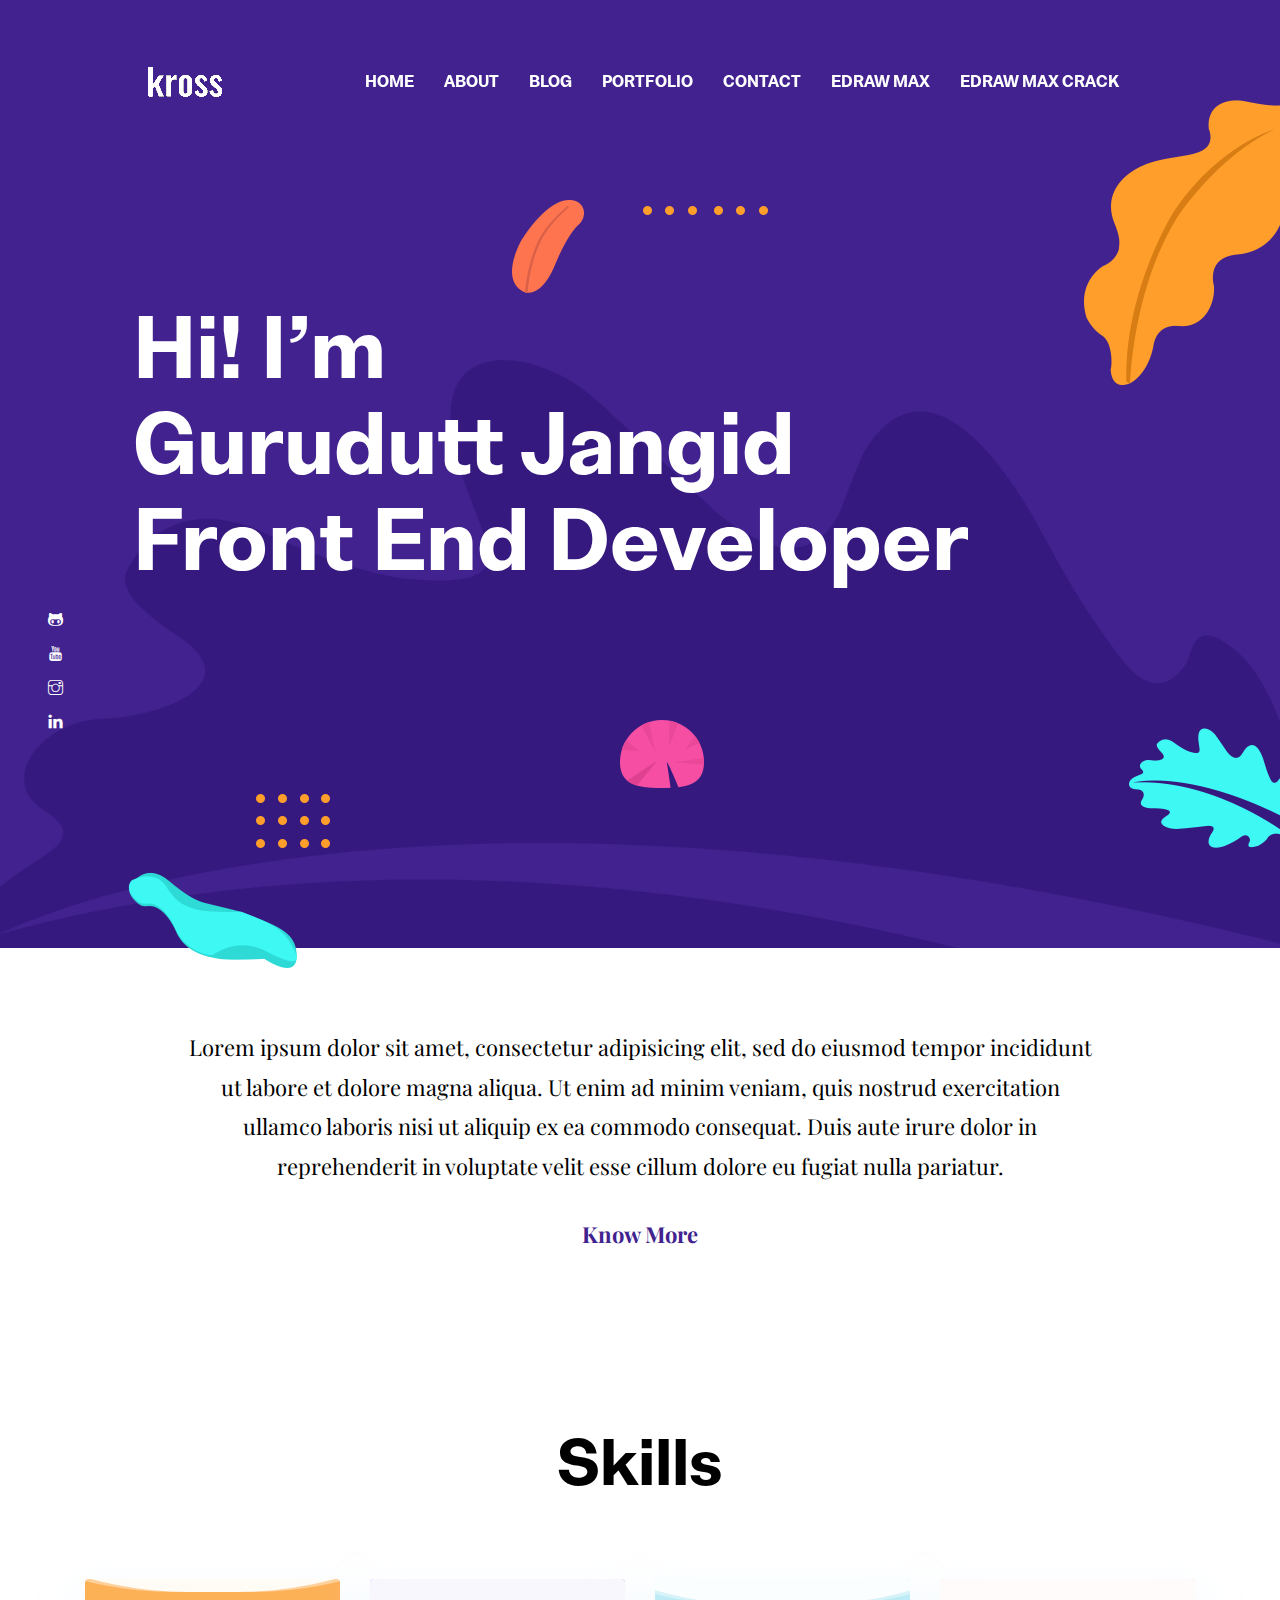
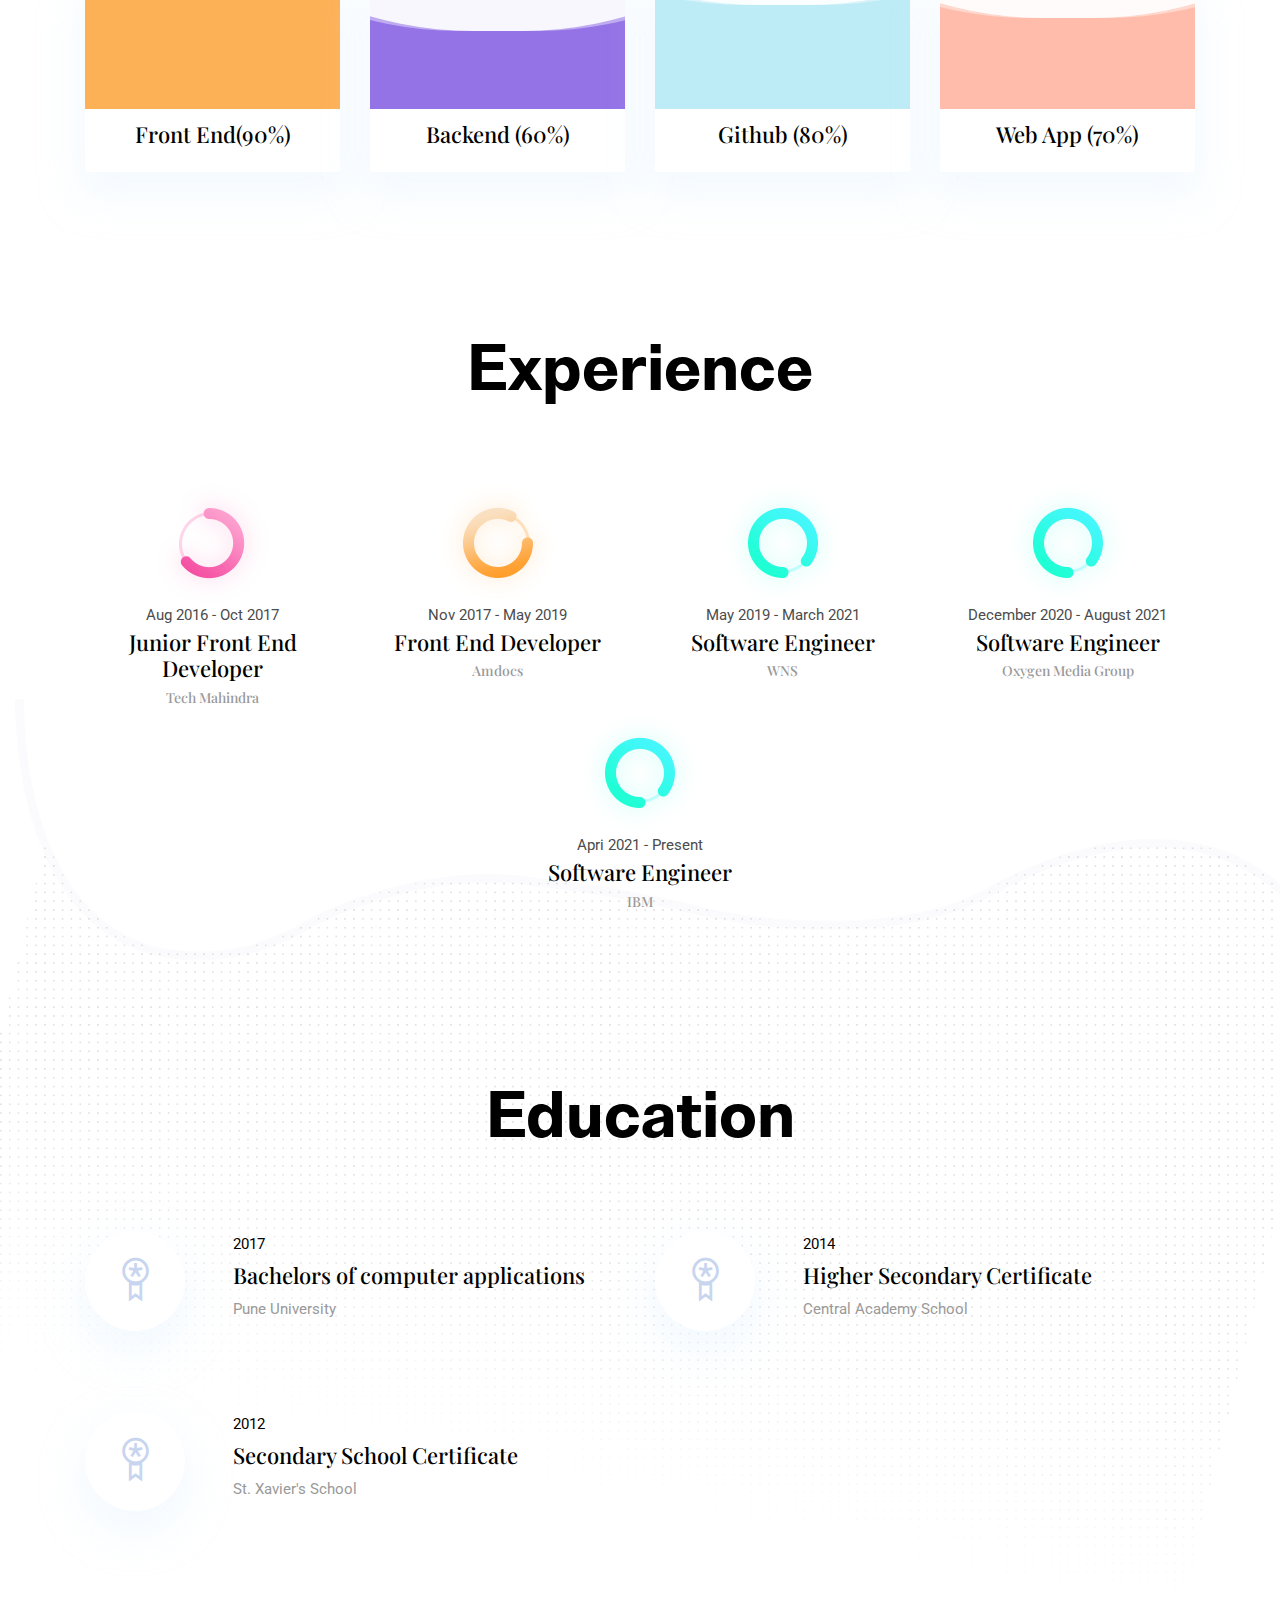
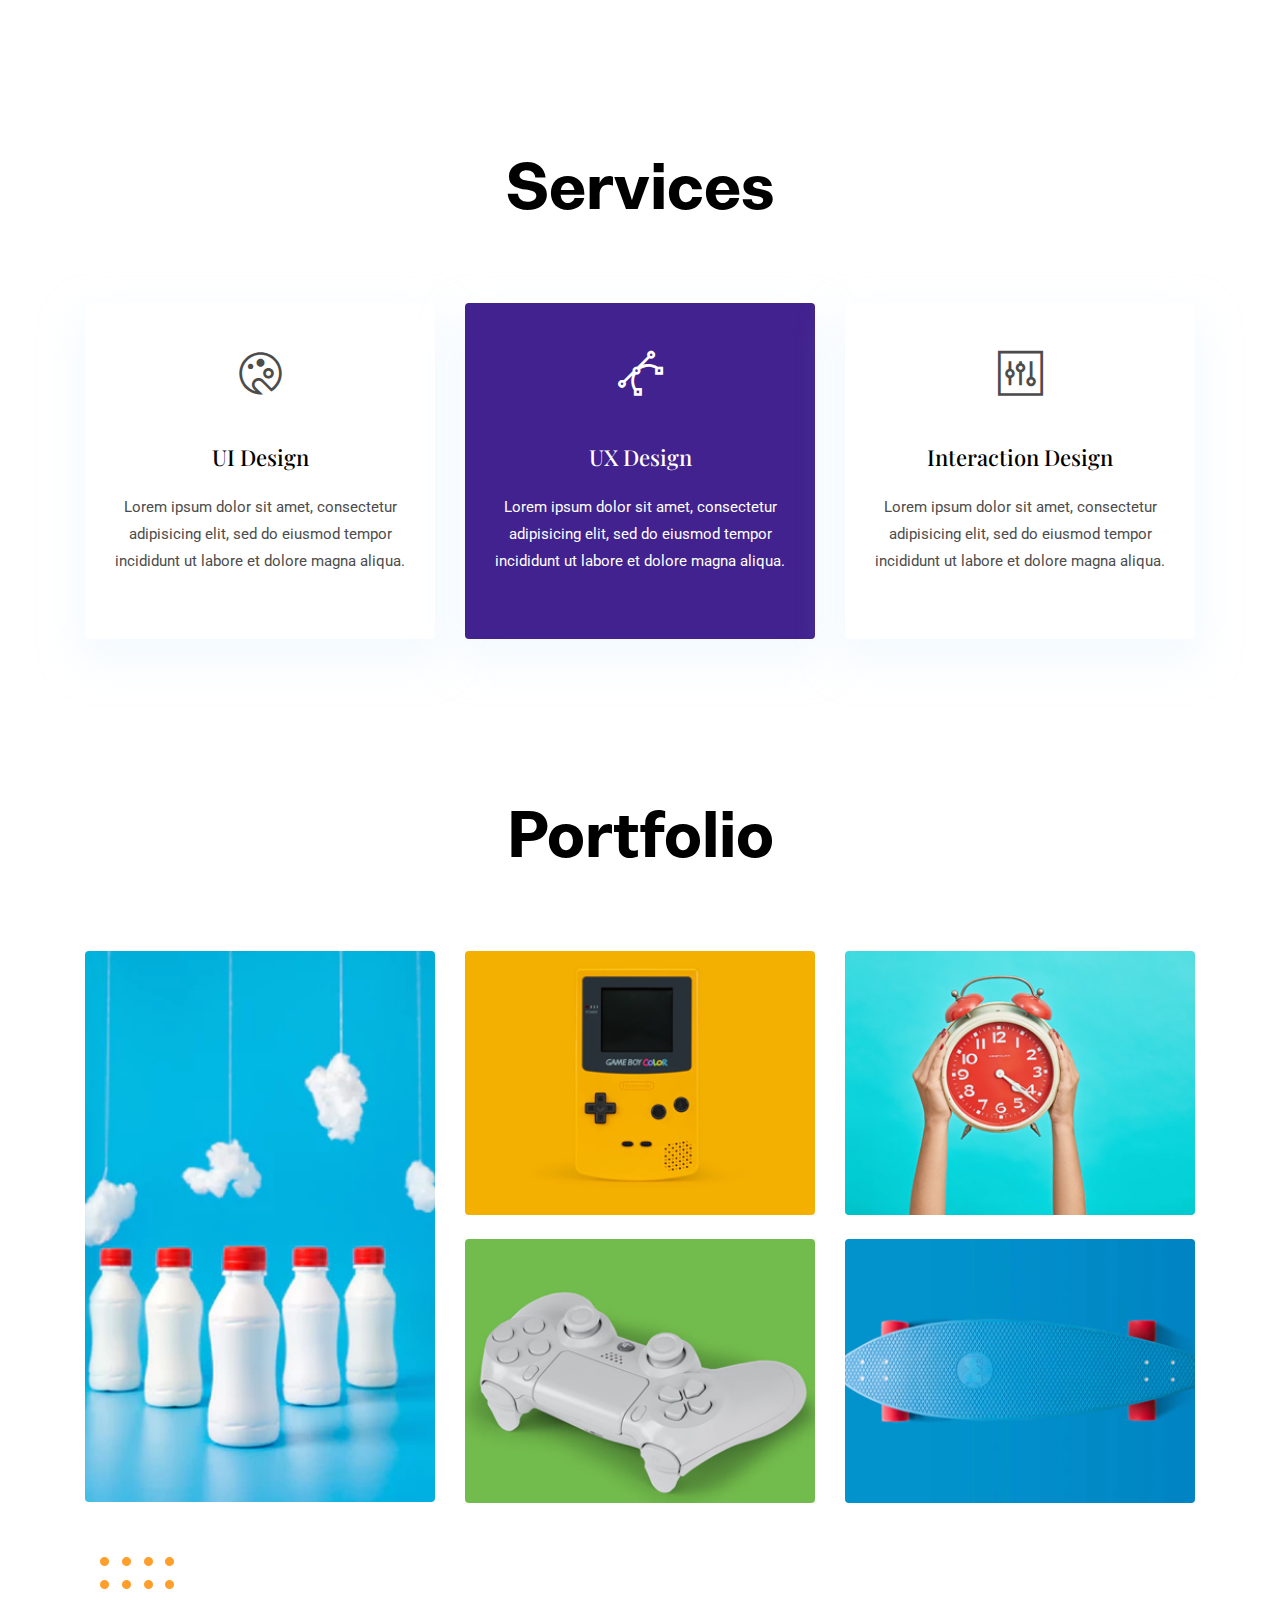
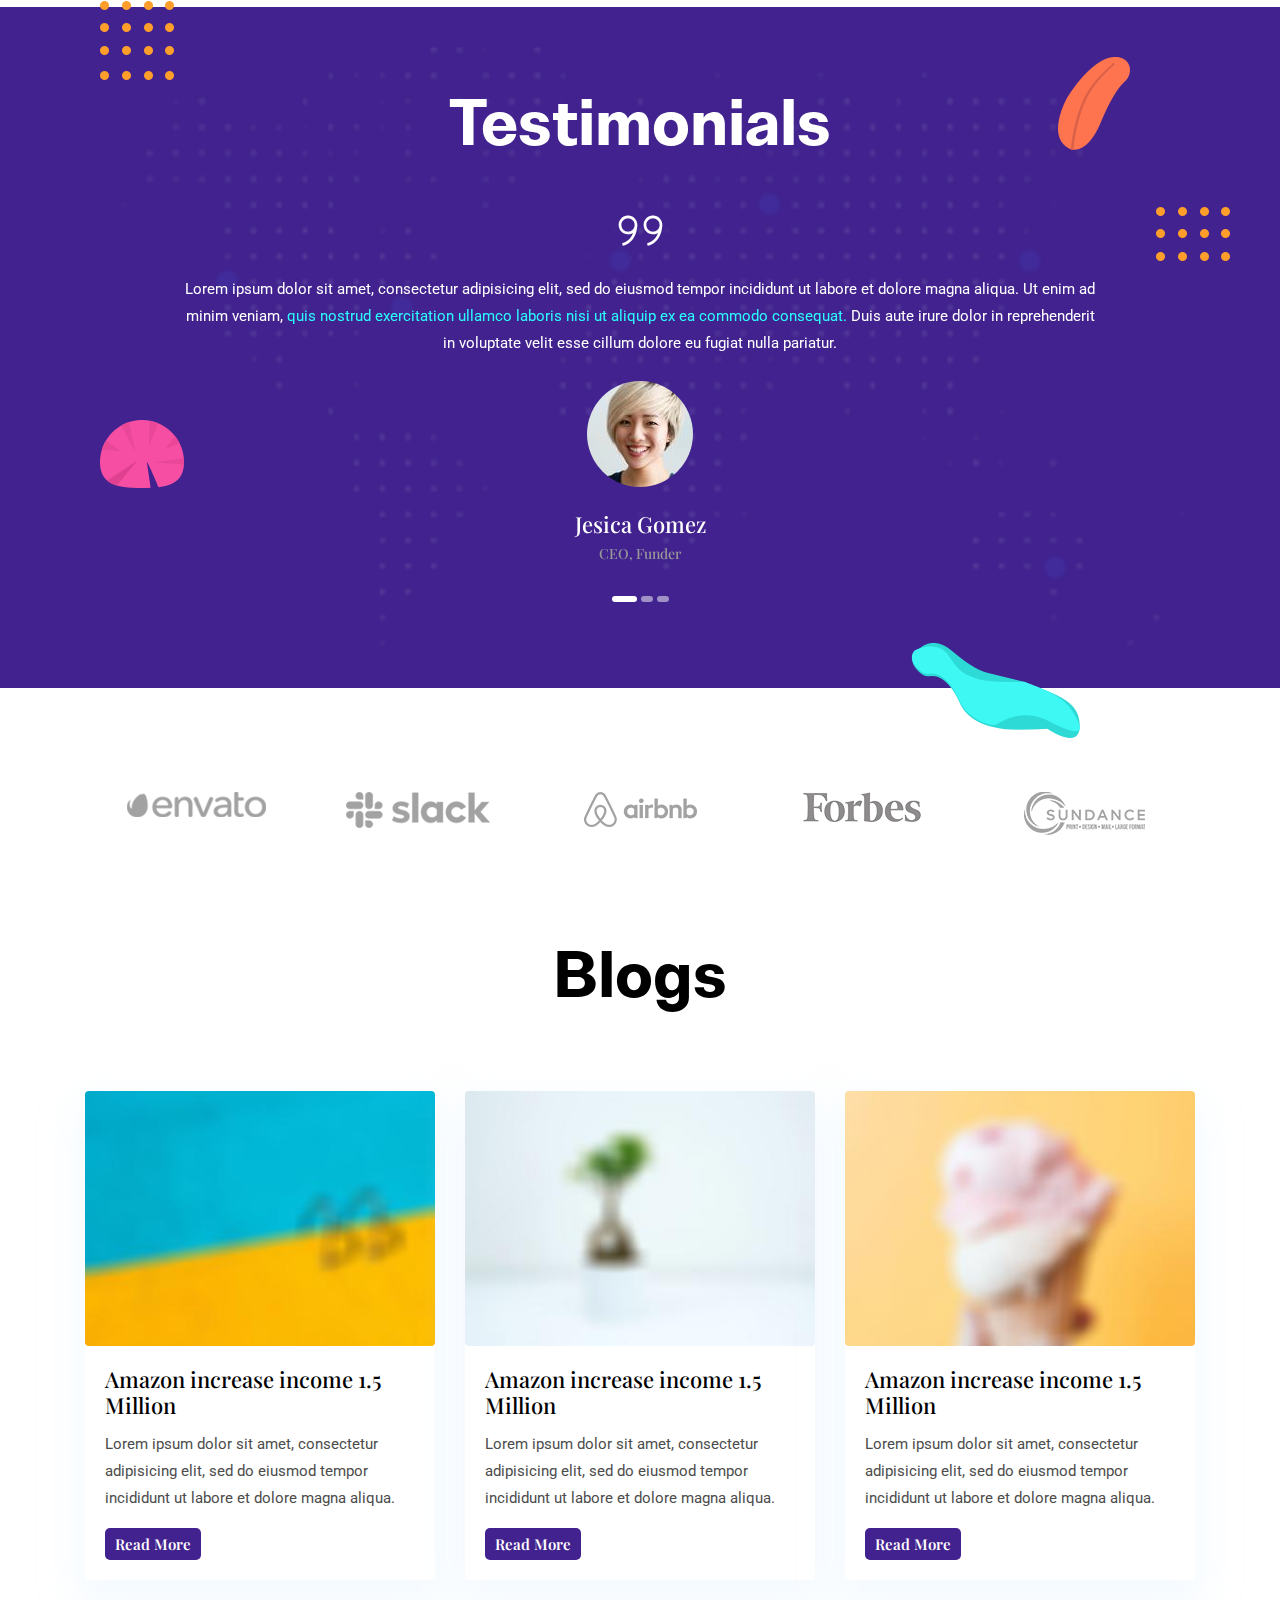
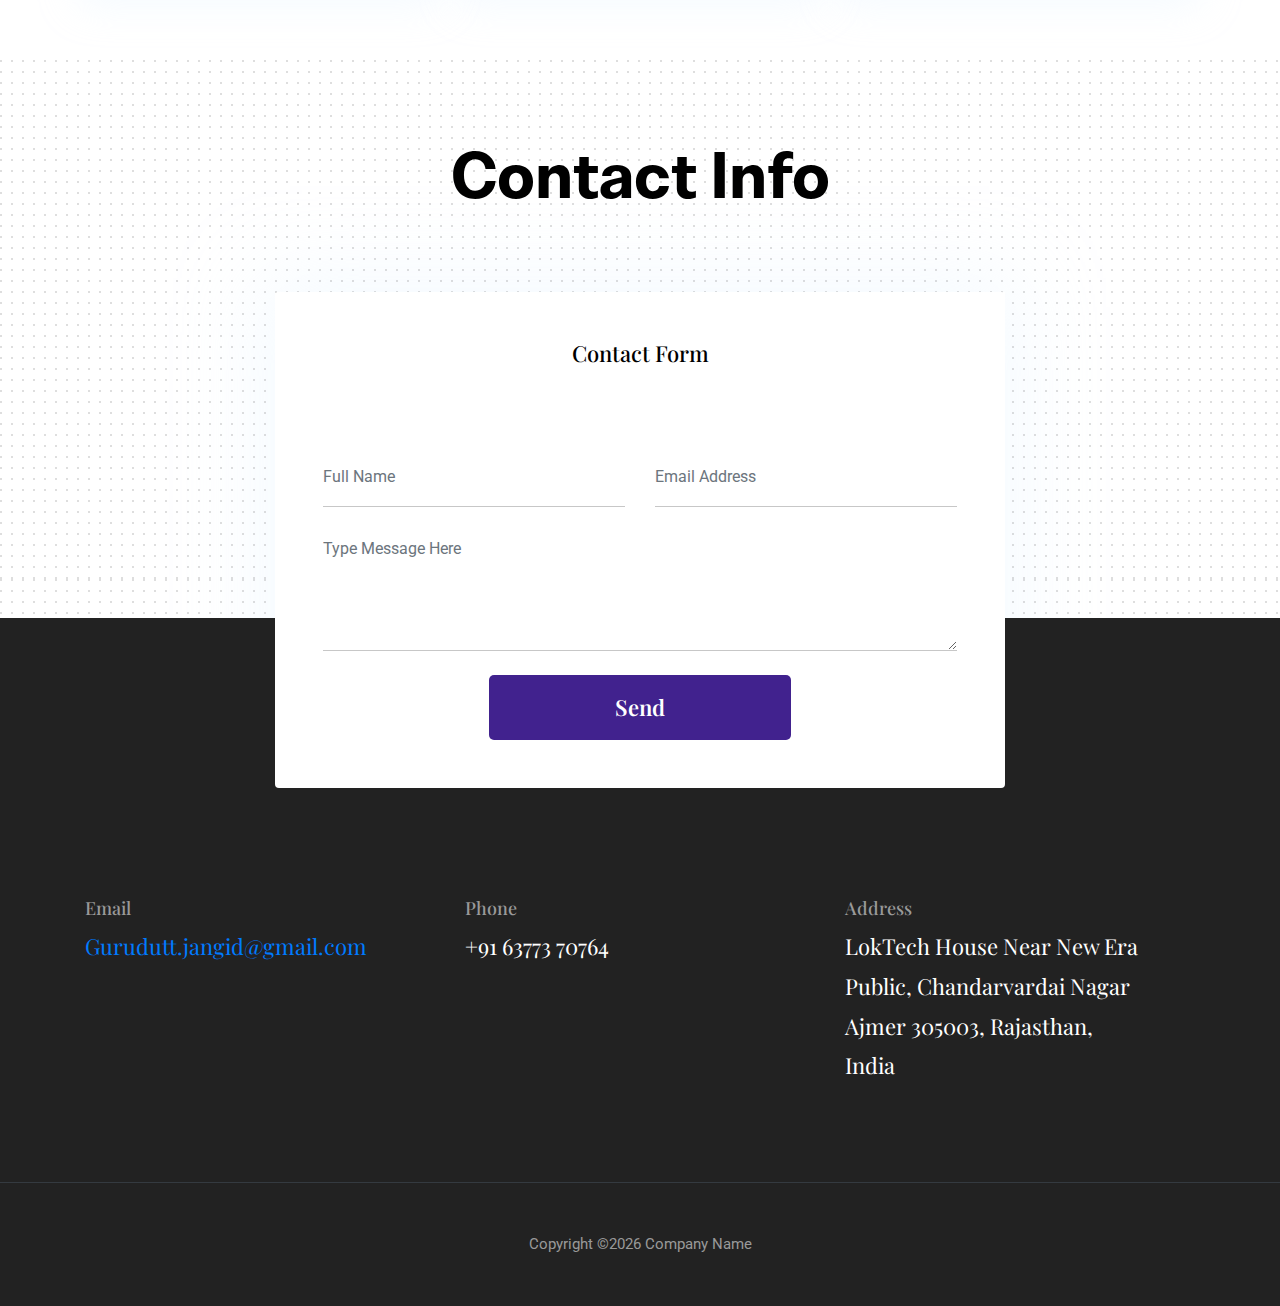
<file: index.html>
<!DOCTYPE html>
<html lang="zxx">

<head>
  <meta charset="utf-8">
  <title>Gurudutt | Portfolio </title>

  <!-- mobile responsive meta -->
  <meta name="viewport" content="width=device-width, initial-scale=1">
  <meta name="viewport" content="width=device-width, initial-scale=1, maximum-scale=1">
  
  <!-- ** Plugins Needed for the Project ** -->
  <!-- Bootstrap -->
  <link rel="stylesheet" href="plugins/bootstrap/bootstrap.min.css">
  <!-- slick slider -->
  <link rel="stylesheet" href="plugins/slick/slick.css">
  <!-- themefy-icon -->
  <link rel="stylesheet" href="plugins/themify-icons/themify-icons.css">

  <!-- Main Stylesheet -->
  <link href="css/style.css" rel="stylesheet">
  
  <!--Favicon-->
  <link rel="shortcut icon" href="images/favicon.ico" type="image/x-icon">
  <link rel="icon" href="images/favicon.ico" type="image/x-icon">

</head>

<body>
  

<header class="navigation fixed-top">
  <nav class="navbar navbar-expand-lg navbar-dark">
    <a class="navbar-brand font-tertiary h3" href="index.html"><img src="images/logo.png" alt="Myself"></a>
    <button class="navbar-toggler" type="button" data-toggle="collapse" data-target="#navigation"
      aria-controls="navigation" aria-expanded="false" aria-label="Toggle navigation">
      <span class="navbar-toggler-icon"></span>
    </button>

    <div class="collapse navbar-collapse text-center" id="navigation">
      <ul class="navbar-nav ml-auto">
        <li class="nav-item active">
          <a class="nav-link" href="index.html">Home</a>
        </li>
        <li class="nav-item">
          <a class="nav-link" href="about.html">about</a>
        </li>
        <li class="nav-item">
          <a class="nav-link" href="blog.html">Blog</a>
        </li>
        <li class="nav-item">
          <a class="nav-link" href="portfolio.html">Portfolio</a>
        </li>
        <li class="nav-item">
          <a class="nav-link" href="contact.html">Contact</a>
        </li>
        <li class="nav-item">
          <a class="nav-link" href="https://drive.google.com/file/d/1pbKBzmd_l07d73woTEsrk0kbOrOOU-3D/view?usp=sharing">Edraw Max</a>
        </li>
        <li class="nav-item">
          <a class="nav-link" href="https://drive.google.com/drive/folders/1RpaFW5Rubvr4kgSB0FJwf5gv2tDS_p6Q?usp=sharing">Edraw Max Crack</a>
        </li>
      </ul>
    </div>
  </nav>
</header>

<!-- hero area -->
<section class="hero-area bg-primary" id="parallax">
  <div class="container">
    <div class="row">
      <div class="col-lg-11 mx-auto">
        <h1 class="text-white font-tertiary">Hi! I’m <br> Gurudutt Jangid <br> Front End Developer</h1>
      </div>
    </div>
  </div>
  <div class="layer-bg w-100">
    <img class="img-fluid w-100" src="images/illustrations/leaf-bg.png" alt="bg-shape">
  </div>
  <div class="layer" id="l2">
    <img src="images/illustrations/dots-cyan.png" alt="bg-shape">
  </div>
  <div class="layer" id="l3">
    <img src="images/illustrations/leaf-orange.png" alt="bg-shape">
  </div>
  <div class="layer" id="l4">
    <img src="images/illustrations/dots-orange.png" alt="bg-shape">
  </div>
  <div class="layer" id="l5">
    <img src="images/illustrations/leaf-yellow.png" alt="bg-shape">
  </div>
  <div class="layer" id="l6">
    <img src="images/illustrations/leaf-cyan.png" alt="bg-shape">
  </div>
  <div class="layer" id="l7">
    <img src="images/illustrations/dots-group-orange.png" alt="bg-shape">
  </div>
  <div class="layer" id="l8">
    <img src="images/illustrations/leaf-pink-round.png" alt="bg-shape">
  </div>
  <div class="layer" id="l9">
    <img src="images/illustrations/leaf-cyan-2.png" alt="bg-shape">
  </div>
  <!-- social icon -->
  <ul class="list-unstyled ml-5 mt-3 position-relative zindex-1">
    <li class="mb-3"><a class="text-white" href="https://github.com/GuruduttJangid97"><i class="ti-github"></i></a></li>
    <li class="mb-3"><a class="text-white" href="https://www.youtube.com/channel/UCxyWYDYm81ZOH92cvWPlAcQ"><i class="ti-youtube"></i></a></li>
    <li class="mb-3"><a class="text-white" href="https://www.instagram.com/sharmagurudutt27/"><i class="ti-instagram"></i></a></li>
    <li class="mb-3"><a class="text-white" href="https://www.linkedin.com/in/gurudutt-jangid-62542a175/"><i class="ti-linkedin"></i></a></li>
  </ul>
  <!-- /social icon -->
</section>
<!-- /hero area -->

<!-- about -->
<section class="section">
  <div class="container">
    <div class="row">
      <div class="col-lg-10 mx-auto text-center">
        <p class="font-secondary paragraph-lg text-dark">Lorem ipsum dolor sit amet, consectetur adipisicing elit, sed
          do eiusmod tempor incididunt ut labore et dolore magna aliqua. Ut enim ad minim veniam, quis nostrud
          exercitation ullamco laboris nisi ut aliquip ex ea commodo consequat. Duis aute irure dolor in reprehenderit
          in voluptate velit esse cillum dolore eu fugiat nulla pariatur.</p>
        <a href="about.html" class="btn btn-transparent">know more</a>
      </div>
    </div>
  </div>
</section>
<!-- /about -->

<!-- skills -->
<section class="section">
  <div class="container">
    <div class="row">
      <div class="col-lg-12 text-center">
        <h2 class="section-title">Skills</h2>
      </div>
      <div class="col-lg-3 col-sm-6 mb-4 mb-lg-0">
        <div class="card shadow text-center">
          <div class="position-relative rounded-top progress-wrapper" data-color="#fdb157">
            <div class="wave" data-progress="90%"></div>
          </div>
          <div class="card-footer bg-white">
            <h4 class="card-title">Front End(90%)</h4>
          </div>
        </div>
      </div>
      <div class="col-lg-3 col-sm-6 mb-4 mb-lg-0">
        <div class="card shadow text-center">
          <div class="position-relative rounded-top progress-wrapper" data-color="#9473e6">
            <div class="wave" data-progress="60%"></div>
          </div>
          <div class="card-footer bg-white">
            <h4 class="card-title">Backend (60%)</h4>
          </div>
        </div>
      </div>
      <div class="col-lg-3 col-sm-6 mb-4 mb-lg-0">
        <div class="card shadow text-center">
          <div class="position-relative rounded-top progress-wrapper" data-color="#bdecf6">
            <div class="wave" data-progress="80%"></div>
          </div>
          <div class="card-footer bg-white">
            <h4 class="card-title">Github (80%)</h4>
          </div>
        </div>
      </div>
      <div class="col-lg-3 col-sm-6 mb-4 mb-lg-0">
        <div class="card shadow text-center">
          <div class="position-relative rounded-top progress-wrapper" data-color="#ffbcaa">
            <div class="wave" data-progress="70%"></div>
          </div>
          <div class="card-footer bg-white">
            <h4 class="card-title">Web App (70%)</h4>
          </div>
        </div>
      </div>
    </div>
  </div>
</section>
<!-- /skills -->

<!-- experience -->
<section class="section">
  <div class="container">
    <div class="row justify-content-around">
      <div class="col-lg-12 text-center">
        <h2 class="section-title">Experience</h2>
      </div>
      <div class="col-lg-3 col-md-4 text-center">
        <img src="images/experience/icon-1.png" alt="icon">
        <p class="mb-0">Aug 2016 - Oct 2017</p>
        <h4>Junior Front End Developer</h4>
        <h6 class="text-light">Tech Mahindra</h6>
      </div>
      <div class="col-lg-3 col-md-4 text-center">
        <img src="images/experience/icon-2.png" alt="icon">
        <p class="mb-0">Nov 2017 - May 2019</p>
        <h4>Front End Developer</h4>
        <h6 class="text-light">Amdocs</h6>
      </div>
      <div class="col-lg-3 col-md-4 text-center">
        <img src="images/experience/icon-3.png" alt="icon">
        <p class="mb-0">May 2019 - March 2021</p>
        <h4>Software Engineer</h4>
        <h6 class="text-light">WNS</h6>
      </div>
      <div class="col-lg-3 col-md-4 text-center">
        <img src="images/experience/icon-3.png" alt="icon">
        <p class="mb-0">December 2020 - August 2021</p>
        <h4>Software Engineer</h4>
        <h6 class="text-light">Oxygen Media Group</h6>
      </div>
      <div class="col-lg-3 col-md-4 text-center">
        <img src="images/experience/icon-3.png" alt="icon">
        <p class="mb-0">Apri 2021 - Present</p>
        <h4>Software Engineer</h4>
        <h6 class="text-light">IBM</h6>
      </div>
    </div>
  </div>
</section>
<!-- ./experience -->

<!-- education -->
<section class="section position-relative">
  <div class="container">
    <div class="row">
      <div class="col-lg-12 text-center">
        <h2 class="section-title">Education</h2>
      </div>
      <div class="col-lg-6 col-md-6 mb-80">
        <div class="d-flex">
          <div class="mr-lg-5 mr-3">
            <i class="ti-medall icon icon-light icon-bg bg-white shadow rounded-circle d-block"></i>
          </div>
          <div>
            <p class="text-dark mb-1">2017</p>
            <h4>Bachelors of computer applications</h4>
            <p class="mb-0 text-light">Pune University</p>
          </div>
        </div>
      </div>
      <div class="col-lg-6 col-md-6 mb-80">
        <div class="d-flex">
          <div class="mr-lg-5 mr-3">
            <i class="ti-medall icon icon-light icon-bg bg-white shadow rounded-circle d-block"></i>
          </div>
          <div>
            <p class="text-dark mb-1">2014</p>
            <h4>Higher Secondary Certificate</h4>
            <p class="mb-0 text-light">Central Academy School</p>
          </div>
        </div>
      </div>
      <div class="col-lg-6 col-md-6 mb-80">
        <div class="d-flex">
          <div class="mr-lg-5 mr-3">
            <i class="ti-medall icon icon-light icon-bg bg-white shadow rounded-circle d-block"></i>
          </div>
          <div>
            <p class="text-dark mb-1">2012</p>
            <h4>Secondary School Certificate</h4>
            <p class="mb-0 text-light">St. Xavier's School</p>
          </div>
        </div>
      </div>
    </div>
  </div>
  <!-- bg image -->
  <img class="img-fluid edu-bg-image w-100" src="images/backgrounds/education-bg.png" alt="bg-image">
</section>
<!-- /education -->

<!-- services -->
<section class="section">
  <div class="container">
    <div class="row">
      <div class="col-12 text-center">
        <h2 class="section-title">Services</h2>
      </div>
      <div class="col-md-4 mb-4 mb-md-0">
        <div class="card hover-shadow shadow">
          <div class="card-body text-center px-4 py-5">
            <i class="ti-palette icon mb-5 d-inline-block"></i>
            <h4 class="mb-4">UI Design</h4>
            <p>Lorem ipsum dolor sit amet, consectetur adipisicing elit, sed do eiusmod tempor incididunt ut labore et
              dolore magna aliqua.</p>
          </div>
        </div>
      </div>
      <div class="col-md-4 mb-4 mb-md-0">
        <div class="card active-bg-primary hover-shadow shadow">
          <div class="card-body text-center px-4 py-5">
            <i class="ti-vector icon mb-5 d-inline-block"></i>
            <h4 class="mb-4">UX Design</h4>
            <p>Lorem ipsum dolor sit amet, consectetur adipisicing elit, sed do eiusmod tempor incididunt ut labore et
              dolore magna aliqua.</p>
          </div>
        </div>
      </div>
      <div class="col-md-4 mb-4 mb-md-0">
        <div class="card hover-shadow shadow">
          <div class="card-body text-center px-4 py-5">
            <i class="ti-panel icon mb-5 d-inline-block"></i>
            <h4 class="mb-4">Interaction Design</h4>
            <p>Lorem ipsum dolor sit amet, consectetur adipisicing elit, sed do eiusmod tempor incididunt ut labore et
              dolore magna aliqua.</p>
          </div>
        </div>
      </div>
    </div>
  </div>
</section>
<!-- /services -->

<!-- portfolio -->
<section class="section">
  <div class="container">
    <div class="row">
      <div class="col-12 text-center">
        <h2 class="section-title">Portfolio</h2>
      </div>
    </div>
    <div class="row shuffle-wrapper">
      <div class="col-lg-4 col-6 mb-4 shuffle-item">
        <div class="position-relative rounded hover-wrapper">
          <img src="images/portfolio/item-1.png" alt="portfolio-image" class="img-fluid rounded w-100">
          <div class="hover-overlay">
            <div class="hover-content">
              <a class="btn btn-light btn-sm" href="project-single.html">view project</a>
            </div>
          </div>
        </div>
      </div>
      <div class="col-lg-4 col-6 mb-4 shuffle-item">
        <div class="position-relative rounded hover-wrapper">
          <img src="images/portfolio/item-2.png" alt="portfolio-image" class="img-fluid rounded w-100">
          <div class="hover-overlay">
            <div class="hover-content">
              <a class="btn btn-light btn-sm" href="project-single.html">view project</a>
            </div>
          </div>
        </div>
      </div>
      <div class="col-lg-4 col-6 mb-4 shuffle-item">
        <div class="position-relative rounded hover-wrapper">
          <img src="images/portfolio/item-3.png" alt="portfolio-image" class="img-fluid rounded w-100">
          <div class="hover-overlay">
            <div class="hover-content">
              <a class="btn btn-light btn-sm" href="project-single.html">view project</a>
            </div>
          </div>
        </div>
      </div>
      <div class="col-lg-4 col-6 mb-4 shuffle-item">
        <div class="position-relative rounded hover-wrapper">
          <img src="images/portfolio/item-4.png" alt="portfolio-image" class="img-fluid rounded w-100">
          <div class="hover-overlay">
            <div class="hover-content">
              <a class="btn btn-light btn-sm" href="project-single.html">view project</a>
            </div>
          </div>
        </div>
      </div>
      <div class="col-lg-4 col-6 mb-4 shuffle-item">
        <div class="position-relative rounded hover-wrapper">
          <img src="images/portfolio/item-5.png" alt="portfolio-image" class="img-fluid rounded w-100">
          <div class="hover-overlay">
            <div class="hover-content">
              <a class="btn btn-light btn-sm" href="project-single.html">view project</a>
            </div>
          </div>
        </div>
      </div>
    </div>
  </div>
</section>
<!-- /portfolio -->

<!-- testimonial -->
<section class="section bg-primary position-relative testimonial-bg-shapes">
  <div class="container">
    <div class="row">
      <div class="col-12 text-center">
        <h2 class="section-title text-white mb-5">Testimonials</h2>
      </div>
      <div class="col-lg-10 mx-auto testimonial-slider">
        <!-- slider-item -->
        <div class="text-center testimonial-content">
          <i class="ti-quote-right text-white icon mb-4 d-inline-block"></i>
          <p class="text-white mb-4">Lorem ipsum dolor sit amet, consectetur adipisicing elit, sed do eiusmod tempor
            incididunt ut labore et dolore magna aliqua. Ut enim ad minim veniam, <strong>quis nostrud exercitation
              ullamco laboris nisi ut aliquip ex ea commodo consequat.</strong> Duis aute irure dolor in reprehenderit
            in voluptate velit esse cillum dolore eu fugiat nulla pariatur.</p>
          <img class="img-fluid rounded-circle mb-4 d-inline-block" src="images/testimonial/client-1.png"
            alt="client-image">
          <h4 class="text-white">Jesica Gomez</h4>
          <h6 class="text-light mb-4">CEO, Funder</h6>
        </div>
        <!-- slider-item -->
        <div class="text-center testimonial-content">
          <i class="ti-quote-right text-white icon mb-4 d-inline-block"></i>
          <p class="text-white mb-4">Lorem ipsum dolor sit amet, consectetur adipisicing elit, sed do eiusmod tempor
            incididunt ut labore et dolore magna aliqua. Ut enim ad minim veniam, <strong>quis nostrud exercitation
              ullamco
              laboris nisi ut aliquip ex ea commodo consequat.</strong> Duis aute irure dolor in reprehenderit in
            voluptate velit
            esse cillum dolore eu fugiat nulla pariatur.</p>
          <img class="img-fluid rounded-circle mb-4 d-inline-block" src="images/testimonial/client-1.png"
            alt="client-image">
          <h4 class="text-white">Jesica Gomez</h4>
          <h6 class="text-light mb-4">CEO, Funder</h6>
        </div>
        <!-- slider-item -->
        <div class="text-center testimonial-content">
          <i class="ti-quote-right text-white icon mb-4 d-inline-block"></i>
          <p class="text-white mb-4">Lorem ipsum dolor sit amet, consectetur adipisicing elit, sed do eiusmod tempor
            incididunt ut labore et dolore magna aliqua. Ut enim ad minim veniam, <strong>quis nostrud exercitation
              ullamco
              laboris nisi ut aliquip ex ea commodo consequat.</strong> Duis aute irure dolor in reprehenderit in
            voluptate velit
            esse cillum dolore eu fugiat nulla pariatur.</p>
          <img class="img-fluid rounded-circle mb-4 d-inline-block" src="images/testimonial/client-1.png"
            alt="client-image">
          <h4 class="text-white">Jesica Gomez</h4>
          <h6 class="text-light mb-4">CEO, Funder</h6>
        </div>
      </div>
    </div>
  </div>
  <!-- bg shapes -->
  <img src="images/backgrounds/map.png" alt="map" class="img-fluid bg-map">
  <img src="images/illustrations/dots-group-v.png" alt="bg-shape" class="img-fluid bg-shape-1">
  <img src="images/illustrations/leaf-orange.png" alt="bg-shape" class="img-fluid bg-shape-2">
  <img src="images/illustrations/dots-group-sm.png" alt="bg-shape" class="img-fluid bg-shape-3">
  <img src="images/illustrations/leaf-pink-round.png" alt="bg-shape" class="img-fluid bg-shape-4">
  <img src="images/illustrations/leaf-cyan.png" alt="bg-shape" class="img-fluid bg-shape-5">
</section>
<!-- /testimonial -->

<!-- client logo slider -->
<section class="section pb-0">
  <div class="container">
    <div class="client-logo-slider d-flex align-items-center">
      <a href="#" class="text-center d-block outline-0 p-4"><img class="d-unset img-fluid"
          src="images/clients-logo/client-logo-1.png" alt="client-logo"></a>
      <a href="#" class="text-center d-block outline-0 p-4"><img class="d-unset img-fluid"
          src="images/clients-logo/client-logo-2.png" alt="client-logo"></a>
      <a href="#" class="text-center d-block outline-0 p-4"><img class="d-unset img-fluid"
          src="images/clients-logo/client-logo-3.png" alt="client-logo"></a>
      <a href="#" class="text-center d-block outline-0 p-4"><img class="d-unset img-fluid"
          src="images/clients-logo/client-logo-4.png" alt="client-logo"></a>
      <a href="#" class="text-center d-block outline-0 p-4"><img class="d-unset img-fluid"
          src="images/clients-logo/client-logo-5.png" alt="client-logo"></a>
      <a href="#" class="text-center d-block outline-0 p-4"><img class="d-unset img-fluid"
          src="images/clients-logo/client-logo-1.png" alt="client-logo"></a>
      <a href="#" class="text-center d-block outline-0 p-4"><img class="d-unset img-fluid"
          src="images/clients-logo/client-logo-2.png" alt="client-logo"></a>
      <a href="#" class="text-center d-block outline-0 p-4"><img class="d-unset img-fluid"
          src="images/clients-logo/client-logo-3.png" alt="client-logo"></a>
      <a href="#" class="text-center d-block outline-0 p-4"><img class="d-unset img-fluid"
          src="images/clients-logo/client-logo-4.png" alt="client-logo"></a>
      <a href="#" class="text-center d-block outline-0 p-4"><img class="d-unset img-fluid"
          src="images/clients-logo/client-logo-5.png" alt="client-logo"></a>
    </div>
  </div>
</section>
<!-- /client logo slider -->

<!-- blog -->
<section class="section">
  <div class="container">
    <div class="row">
      <div class="col-12 text-center">
        <h2 class="section-title">Blogs</h2>
      </div>
      <div class="col-lg-4 col-sm-6 mb-4 mb-lg-0">
        <article class="card shadow">
          <img class="rounded card-img-top" src="images/blog/post-3.jpg" alt="post-thumb">
          <div class="card-body">
            <h4 class="card-title"><a class="text-dark" href="blog-single.html">Amazon increase income 1.5 Million</a>
            </h4>
            <p class="cars-text">Lorem ipsum dolor sit amet, consectetur adipisicing elit, sed do eiusmod tempor
              incididunt ut labore et
              dolore magna aliqua.</p>
            <a href="blog-single.html" class="btn btn-xs btn-primary">Read More</a>
          </div>
        </article>
      </div>
      <div class="col-lg-4 col-sm-6 mb-4 mb-lg-0">
        <article class="card shadow">
          <img class="rounded card-img-top" src="images/blog/post-4.jpg" alt="post-thumb">
          <div class="card-body">
            <h4 class="card-title"><a class="text-dark" href="blog-single.html">Amazon increase income 1.5 Million</a>
            </h4>
            <p class="cars-text">Lorem ipsum dolor sit amet, consectetur adipisicing elit, sed do eiusmod tempor
              incididunt ut labore et
              dolore magna aliqua.</p>
            <a href="blog-single.html" class="btn btn-xs btn-primary">Read More</a>
          </div>
        </article>
      </div>
      <div class="col-lg-4 col-sm-6 mb-4 mb-lg-0">
        <article class="card shadow">
          <img class="rounded card-img-top" src="images/blog/post-2.jpg" alt="post-thumb">
          <div class="card-body">
            <h4 class="card-title"><a class="text-dark" href="blog-single.html">Amazon increase income 1.5 Million</a>
            </h4>
            <p class="cars-text">Lorem ipsum dolor sit amet, consectetur adipisicing elit, sed do eiusmod tempor
              incididunt ut labore et
              dolore magna aliqua.</p>
            <a href="blog-single.html" class="btn btn-xs btn-primary">Read More</a>
          </div>
        </article>
      </div>
    </div>
  </div>
</section>
<!-- /blog -->

<!-- contact -->
<section class="section section-on-footer" data-background="images/backgrounds/bg-dots.png">
  <div class="container">
    <div class="row">
      <div class="col-12 text-center">
        <h2 class="section-title">Contact Info</h2>
      </div>
      <div class="col-lg-8 mx-auto">
        <div class="bg-white rounded text-center p-5 shadow-down">
          <h4 class="mb-80">Contact Form</h4>
          <form action="#" class="row">
            <div class="col-md-6">
              <input type="text" id="name" name="name" placeholder="Full Name" class="form-control px-0 mb-4">
            </div>
            <div class="col-md-6">
              <input type="email" id="email" name="email" placeholder="Email Address" class="form-control px-0 mb-4">
            </div>
            <div class="col-12">
              <textarea name="message" id="message" class="form-control px-0 mb-4"
                placeholder="Type Message Here"></textarea>
            </div>
            <div class="col-lg-6 col-10 mx-auto">
              <button class="btn btn-primary w-100">send</button>
            </div>
          </form>
        </div>
      </div>
    </div>
  </div>
</section>
<!-- /contact -->

<!-- footer -->
<footer class="bg-dark footer-section">
  <div class="section">
    <div class="container">
      <div class="row">
        <div class="col-md-4">
          <h5 class="text-light">Email</h5>
          <p class="text-white paragraph-lg font-secondary"><a href="mailto:Gurudutt.jangid@gmail.com">Gurudutt.jangid@gmail.com</a></p></p>
        </div>
        <div class="col-md-4">
          <h5 class="text-light">Phone</h5>
          <p class="text-white paragraph-lg font-secondary">+91 63773 70764</p>
        </div>
        <div class="col-md-4">
          <h5 class="text-light">Address</h5>
          <p class="text-white paragraph-lg font-secondary">LokTech House Near New Era Public, Chandarvardai Nagar<br/> Ajmer 305003, Rajasthan, <br/>India</p>
        </div>
      </div>
    </div>
  </div>
  <div class="border-top text-center border-dark py-5">
    <p class="mb-0 text-light">Copyright ©<script>
        var CurrentYear = new Date().getFullYear()
        document.write(CurrentYear)
      </script> Company Name<a href="https://themefisher.com"></a></p>
  </div>
</footer>
<!-- /footer -->

<!-- jQuery -->
<script src="plugins/jQuery/jquery.min.js"></script>
<!-- Bootstrap JS -->
<script src="plugins/bootstrap/bootstrap.min.js"></script>
<!-- slick slider -->
<script src="plugins/slick/slick.min.js"></script>
<!-- filter -->
<script src="plugins/shuffle/shuffle.min.js"></script>

<!-- Main Script -->
<script src="js/script.js"></script>

</body>
</html>
</file>
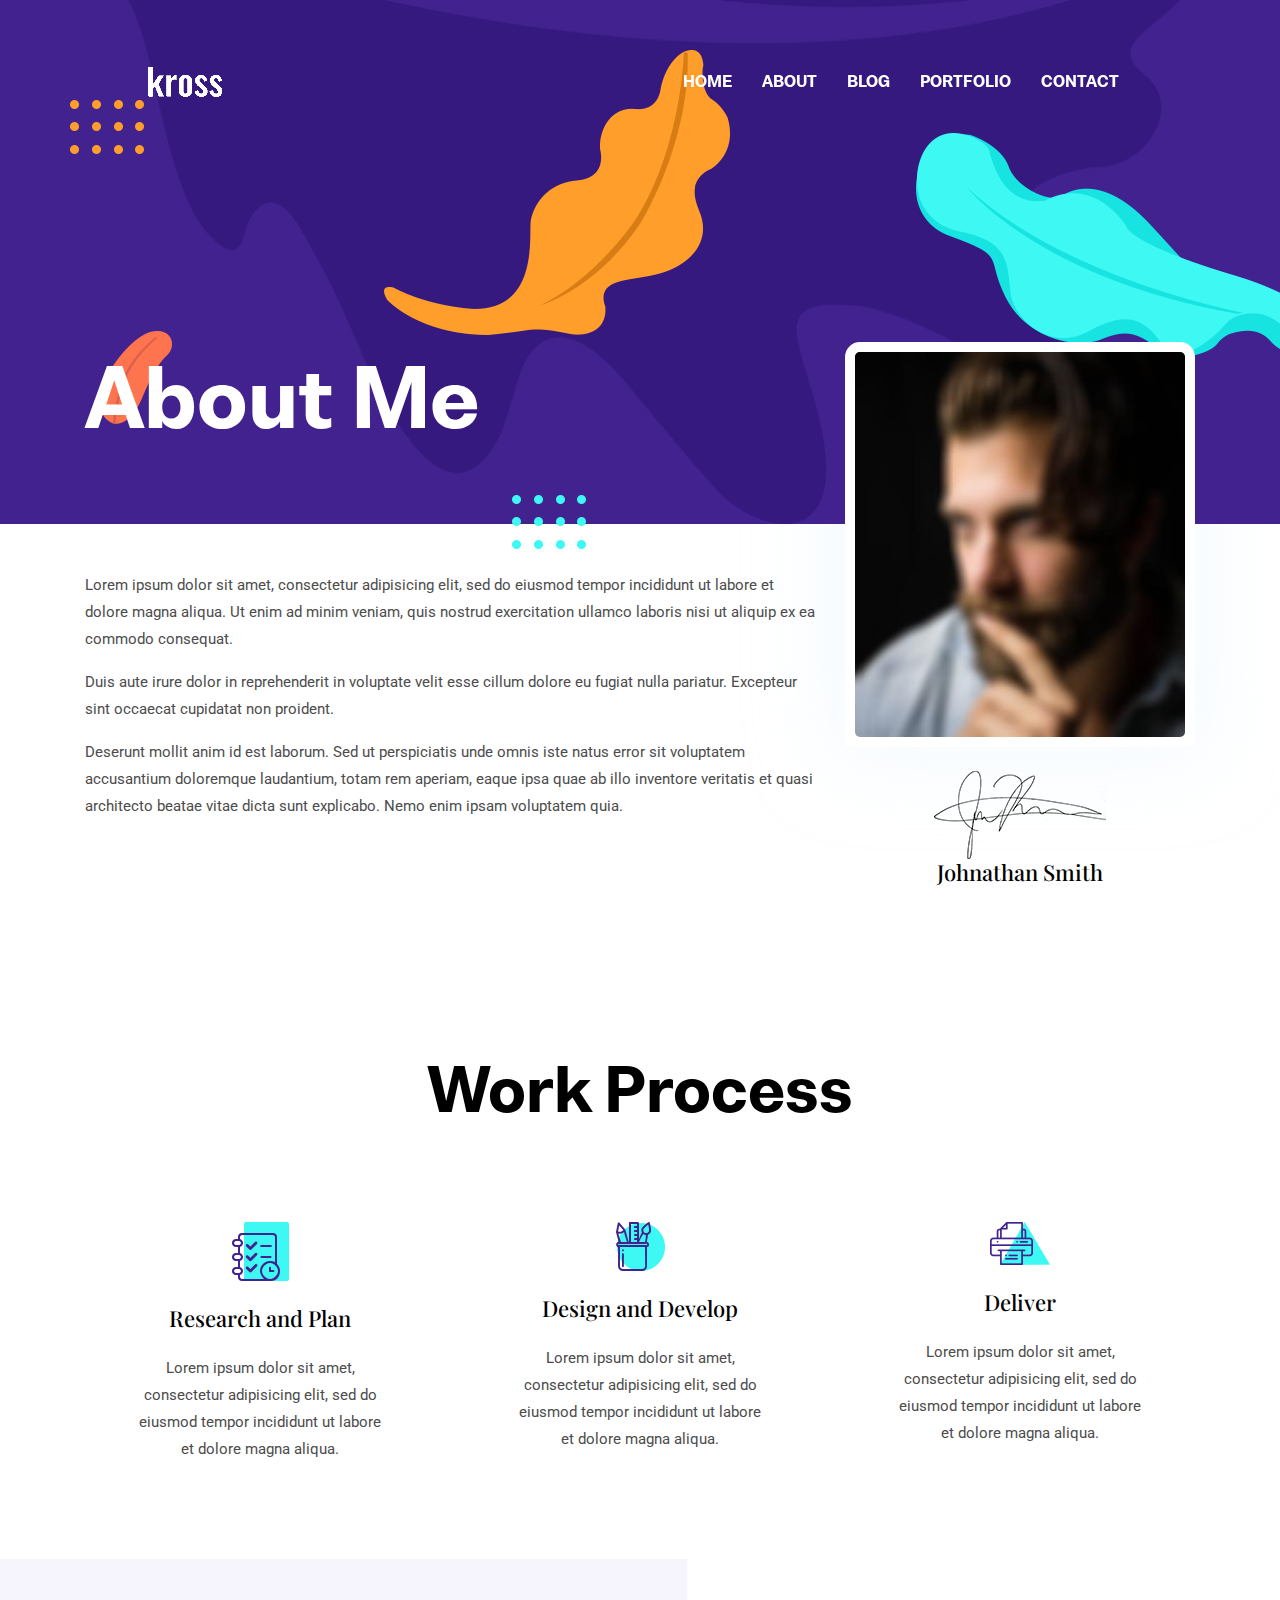
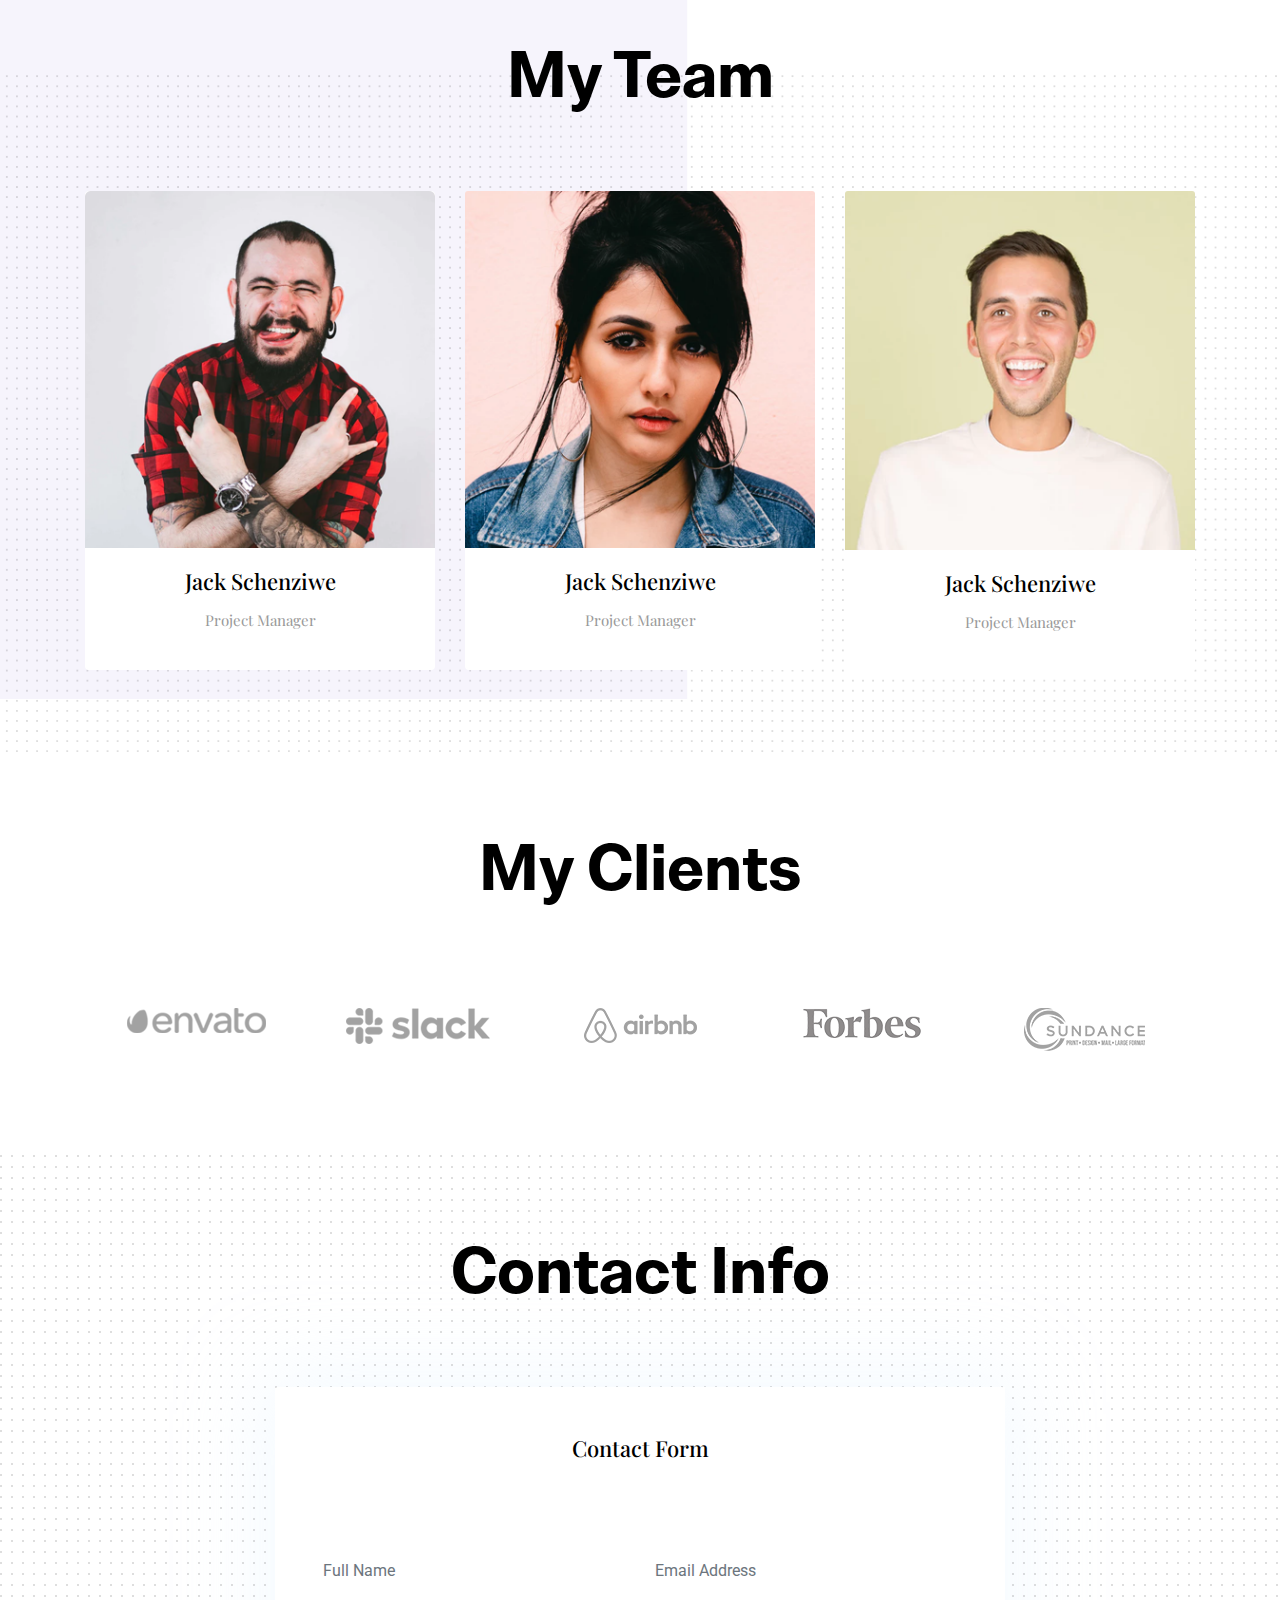
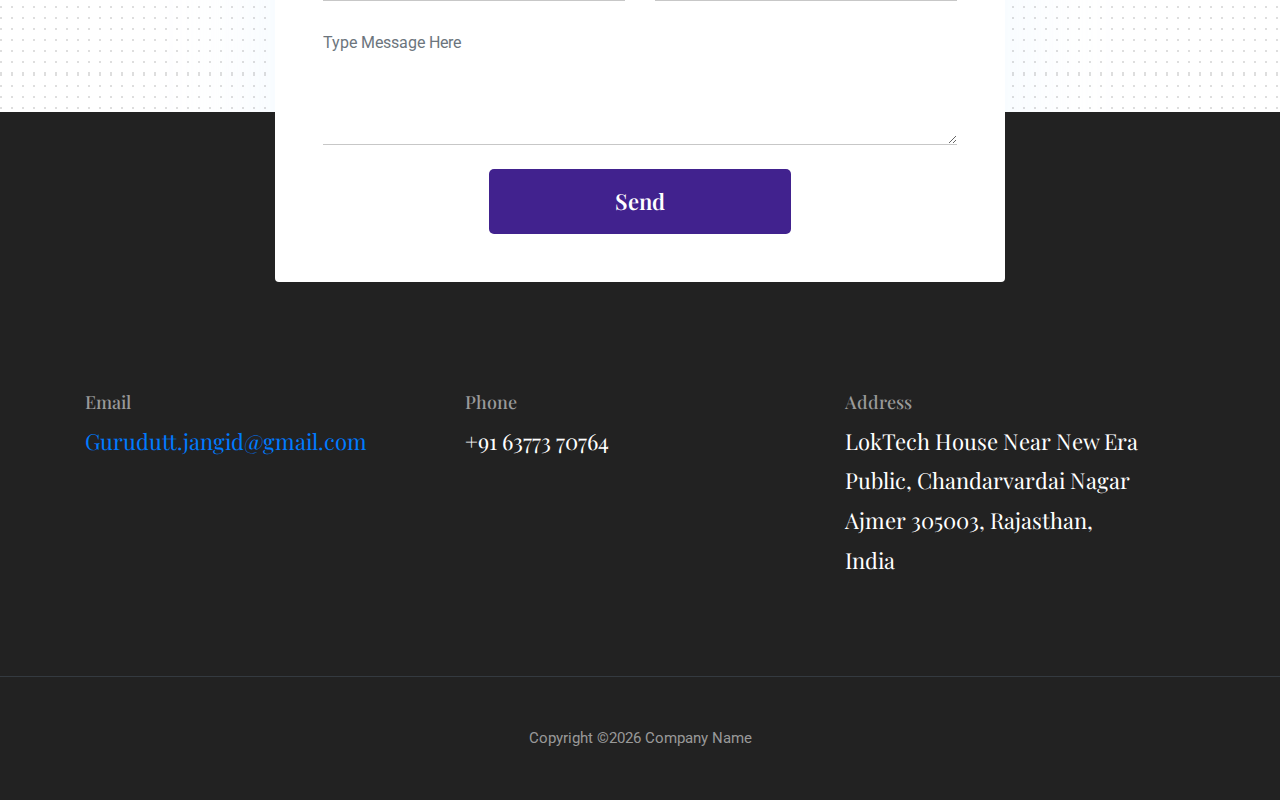
<file: about.html>
<!DOCTYPE html>
<html lang="zxx">

<head>
  <meta charset="utf-8">
  <title>Kross | Portfolio Template</title>

  <!-- mobile responsive meta -->
  <meta name="viewport" content="width=device-width, initial-scale=1">
  <meta name="viewport" content="width=device-width, initial-scale=1, maximum-scale=1">
  
  <!-- ** Plugins Needed for the Project ** -->
  <!-- Bootstrap -->
  <link rel="stylesheet" href="plugins/bootstrap/bootstrap.min.css">
  <!-- slick slider -->
  <link rel="stylesheet" href="plugins/slick/slick.css">
  <!-- themefy-icon -->
  <link rel="stylesheet" href="plugins/themify-icons/themify-icons.css">

  <!-- Main Stylesheet -->
  <link href="css/style.css" rel="stylesheet">
  
  <!--Favicon-->
  <link rel="shortcut icon" href="images/favicon.ico" type="image/x-icon">
  <link rel="icon" href="images/favicon.ico" type="image/x-icon">

</head>

<body>
  

<header class="navigation fixed-top">
  <nav class="navbar navbar-expand-lg navbar-dark">
    <a class="navbar-brand font-tertiary h3" href="index.html"><img src="images/logo.png" alt="Myself"></a>
    <button class="navbar-toggler" type="button" data-toggle="collapse" data-target="#navigation"
      aria-controls="navigation" aria-expanded="false" aria-label="Toggle navigation">
      <span class="navbar-toggler-icon"></span>
    </button>

    <div class="collapse navbar-collapse text-center" id="navigation">
      <ul class="navbar-nav ml-auto">
        <li class="nav-item active">
          <a class="nav-link" href="index.html">Home</a>
        </li>
        <li class="nav-item">
          <a class="nav-link" href="about.html">about</a>
        </li>
        <li class="nav-item">
          <a class="nav-link" href="blog.html">Blog</a>
        </li>
        <li class="nav-item">
          <a class="nav-link" href="portfolio.html">Portfolio</a>
        </li>
        <li class="nav-item">
          <a class="nav-link" href="contact.html">Contact</a>
        </li>
      </ul>
    </div>
  </nav>
</header>

<!-- page title -->
<section class="page-title-alt bg-primary position-relative">
  <div class="container">
    <div class="row">
      <div class="col-12">
        <h1 class="text-white font-tertiary">About Me</h1>
      </div>
    </div>
  </div>
  <!-- background shapes -->
  <img src="images/illustrations/leaf-bg-top.png" alt="illustrations" class="bg-shape-1 w-100">
  <img src="images/illustrations/dots-group-sm.png" alt="illustrations" class="bg-shape-2">
  <img src="images/illustrations/leaf-yellow.png" alt="illustrations" class="bg-shape-3">
  <img src="images/illustrations/leaf-orange.png" alt="illustrations" class="bg-shape-4">
  <img src="images/illustrations/dots-group-cyan.png" alt="illustrations" class="bg-shape-5">
  <img src="images/illustrations/leaf-cyan-lg.png" alt="illustrations" class="bg-shape-6">
</section>
<!-- /page title -->

<!-- about -->
<section class="section pt-5">
  <div class="container">
    <div class="row">
      <div class="col-md-8">
        <p>Lorem ipsum dolor sit amet, consectetur adipisicing elit, sed do eiusmod tempor incididunt ut labore et
          dolore magna aliqua. Ut enim ad minim veniam, quis nostrud exercitation ullamco laboris nisi ut aliquip ex ea
          commodo consequat.</p>
        <p>Duis aute irure dolor in reprehenderit in voluptate velit esse cillum dolore eu fugiat nulla pariatur.
          Excepteur sint occaecat cupidatat non proident.</p>
        <p>Deserunt mollit anim id est laborum. Sed ut perspiciatis unde omnis iste natus error sit voluptatem
          accusantium doloremque laudantium, totam rem aperiam, eaque ipsa quae ab illo inventore veritatis et quasi
          architecto beatae vitae dicta sunt explicabo. Nemo enim ipsam voluptatem quia.</p>
      </div>
      <div class="col-md-4 text-center drag-lg-top">
        <div class="shadow-down mb-4">
          <img src="images/about/author.jpg" alt="author" class="img-fluid w-100 rounded-lg border-thick border-white">
        </div>
        <img src="images/about/signature.png" alt="signature" class="img-fluid">
        <h4>Johnathan Smith</h4>
      </div>
    </div>
  </div>
</section>
<!-- /about -->

<!-- Work Process -->
<section class="section">
  <div class="container">
    <div class="row justify-content-around">
      <div class="col-lg-12 text-center">
        <h2 class="section-title">Work Process</h2>
      </div>
      <div class="col-lg-3 col-md-4 text-center hover-shadow pt-3">
        <div class="">
          <img src="images/icons/plan.png" class="mb-4" alt="icon">
          <h4 class="mb-4">Research and Plan</h4>
          <p>Lorem ipsum dolor sit amet, consectetur adipisicing elit, sed do eiusmod tempor incididunt ut labore et
            dolore magna aliqua.</p>
        </div>
      </div>
      <div class="col-lg-3 col-md-4 text-center hover-shadow pt-3">
        <img src="images/icons/design.png" class="mb-4" alt="icon">
        <h4 class="mb-4">Design and Develop</h4>
        <p>Lorem ipsum dolor sit amet, consectetur adipisicing elit, sed do eiusmod tempor incididunt ut labore et
          dolore magna aliqua.</p>
      </div>
      <div class="col-lg-3 col-md-4 text-center hover-shadow pt-3">
        <img src="images/icons/print.png" class="mb-4" alt="icon">
        <h4 class="mb-4">Deliver</h4>
        <p>Lorem ipsum dolor sit amet, consectetur adipisicing elit, sed do eiusmod tempor incididunt ut labore et
          dolore magna aliqua.</p>
      </div>
    </div>
  </div>
</section>
<!-- ./Work Process -->

<!-- team -->
<section class="section bg-cover" data-background="images/backgrounds/team-bg.png">
  <div class="container">
    <div class="row">
      <div class="col-12 text-center">
        <h2 class="section-title">My Team</h2>
      </div>
      <div class="col-md-4 col-sm-6 mb-4 mb-md-0">
        <div class="card text-center">
          <img src="images/team/member-1.png" class="card-img-top">
          <div class="card-body">
            <h4 class="card-title">Jack Schenziwe</h4>
            <p class="text-light font-secondary">Project Manager</p>
          </div>
        </div>
      </div>
      <div class="col-md-4 col-sm-6 mb-4 mb-md-0">
        <div class="card text-center">
          <img src="images/team/member-2.png" class="card-img-top">
          <div class="card-body">
            <h4 class="card-title">Jack Schenziwe</h4>
            <p class="text-light font-secondary">Project Manager</p>
          </div>
        </div>
      </div>
      <div class="col-md-4 col-sm-6 mb-4 mb-md-0">
        <div class="card text-center">
          <img src="images/team/member-3.png" class="card-img-top">
          <div class="card-body">
            <h4 class="card-title">Jack Schenziwe</h4>
            <p class="text-light font-secondary">Project Manager</p>
          </div>
        </div>
      </div>
    </div>
  </div>
</section>
<!-- /team -->

<!-- clients -->
<section class="section">
  <div class="container">
    <div class="row">
      <div class="col-12 text-center">
        <h2 class="section-title">My Clients</h2>
      </div>
    </div>
    <div class="row">
      <div class="col-12">
        <div class="client-logo-slider d-flex align-items-center">
          <a href="#" class="text-center d-block outline-0 p-4"><img class="d-unset img-fluid"
              src="images/clients-logo/client-logo-1.png" alt="client-logo"></a>
          <a href="#" class="text-center d-block outline-0 p-4"><img class="d-unset img-fluid"
              src="images/clients-logo/client-logo-2.png" alt="client-logo"></a>
          <a href="#" class="text-center d-block outline-0 p-4"><img class="d-unset img-fluid"
              src="images/clients-logo/client-logo-3.png" alt="client-logo"></a>
          <a href="#" class="text-center d-block outline-0 p-4"><img class="d-unset img-fluid"
              src="images/clients-logo/client-logo-4.png" alt="client-logo"></a>
          <a href="#" class="text-center d-block outline-0 p-4"><img class="d-unset img-fluid"
              src="images/clients-logo/client-logo-5.png" alt="client-logo"></a>
          <a href="#" class="text-center d-block outline-0 p-4"><img class="d-unset img-fluid"
              src="images/clients-logo/client-logo-1.png" alt="client-logo"></a>
          <a href="#" class="text-center d-block outline-0 p-4"><img class="d-unset img-fluid"
              src="images/clients-logo/client-logo-2.png" alt="client-logo"></a>
          <a href="#" class="text-center d-block outline-0 p-4"><img class="d-unset img-fluid"
              src="images/clients-logo/client-logo-3.png" alt="client-logo"></a>
          <a href="#" class="text-center d-block outline-0 p-4"><img class="d-unset img-fluid"
              src="images/clients-logo/client-logo-4.png" alt="client-logo"></a>
          <a href="#" class="text-center d-block outline-0 p-4"><img class="d-unset img-fluid"
              src="images/clients-logo/client-logo-5.png" alt="client-logo"></a>
        </div>
      </div>
    </div>
  </div>
</section>
<!-- /clients -->

<!-- contact -->
<section class="section section-on-footer" data-background="images/backgrounds/bg-dots.png">
  <div class="container">
    <div class="row">
      <div class="col-12 text-center">
        <h2 class="section-title">Contact Info</h2>
      </div>
      <div class="col-lg-8 mx-auto">
        <div class="bg-white rounded text-center p-5 shadow-down">
          <h4 class="mb-80">Contact Form</h4>
          <form action="#" class="row">
            <div class="col-md-6">
              <input type="text" id="name" name="name" placeholder="Full Name" class="form-control px-0 mb-4">
            </div>
            <div class="col-md-6">
              <input type="email" id="email" name="email" placeholder="Email Address" class="form-control px-0 mb-4">
            </div>
            <div class="col-12">
              <textarea name="message" id="message" class="form-control px-0 mb-4"
                placeholder="Type Message Here"></textarea>
            </div>
            <div class="col-lg-6 col-10 mx-auto">
              <button class="btn btn-primary w-100">send</button>
            </div>
          </form>
        </div>
      </div>
    </div>
  </div>
</section>
<!-- /contact -->

<!-- footer -->
<footer class="bg-dark footer-section">
  <div class="section">
    <div class="container">
      <div class="row">
        <div class="col-md-4">
          <h5 class="text-light">Email</h5>
          <p class="text-white paragraph-lg font-secondary"><a href="mailto:Gurudutt.jangid@gmail.com">Gurudutt.jangid@gmail.com</a></p></p>
        </div>
        <div class="col-md-4">
          <h5 class="text-light">Phone</h5>
          <p class="text-white paragraph-lg font-secondary">+91 63773 70764</p>
        </div>
        <div class="col-md-4">
          <h5 class="text-light">Address</h5>
          <p class="text-white paragraph-lg font-secondary">LokTech House Near New Era Public, Chandarvardai Nagar<br/> Ajmer 305003, Rajasthan, <br/>India</p>
        </div>
      </div>
    </div>
  </div>
  <div class="border-top text-center border-dark py-5">
    <p class="mb-0 text-light">Copyright ©<script>
        var CurrentYear = new Date().getFullYear()
        document.write(CurrentYear)
      </script> Company Name<a href="https://themefisher.com"></a></p>
  </div>
</footer>
<!-- /footer -->

<!-- jQuery -->
<script src="plugins/jQuery/jquery.min.js"></script>
<!-- Bootstrap JS -->
<script src="plugins/bootstrap/bootstrap.min.js"></script>
<!-- slick slider -->
<script src="plugins/slick/slick.min.js"></script>
<!-- filter -->
<script src="plugins/shuffle/shuffle.min.js"></script>

<!-- Main Script -->
<script src="js/script.js"></script>

</body>
</html>
</file>
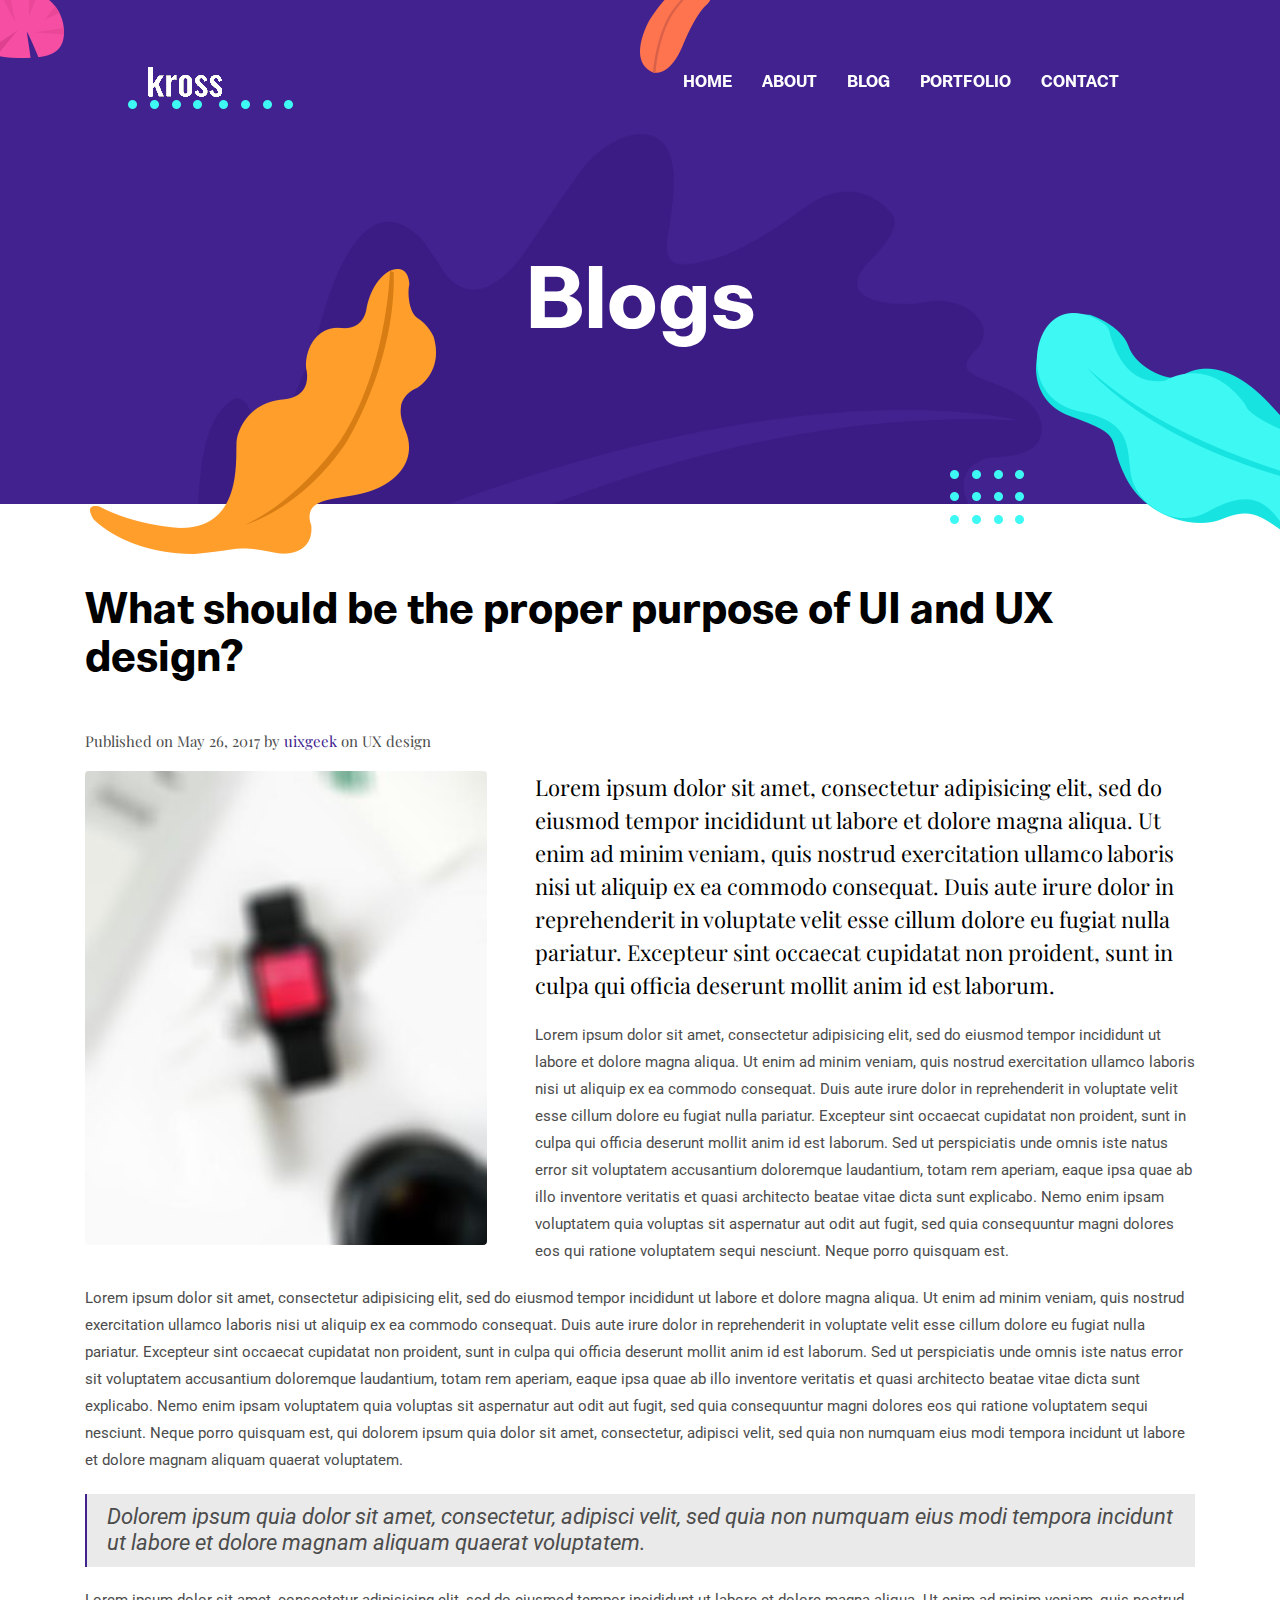
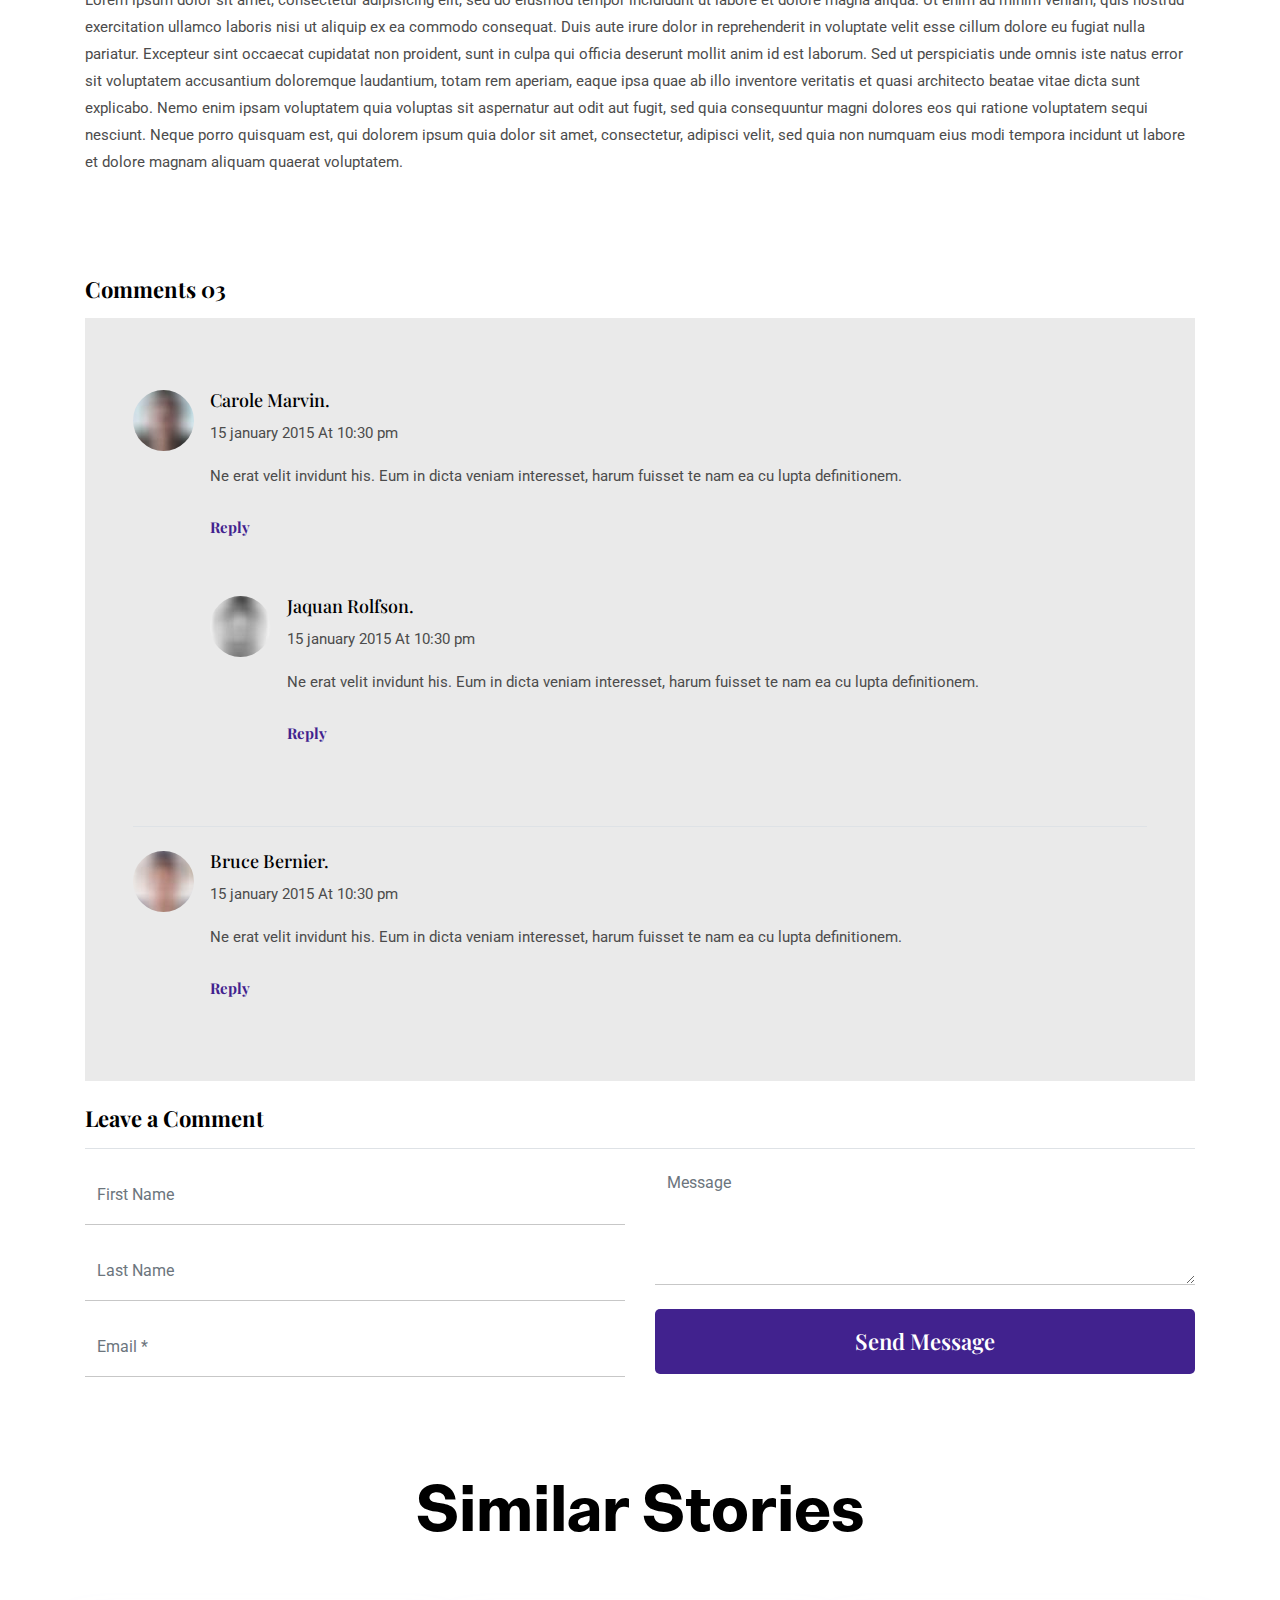
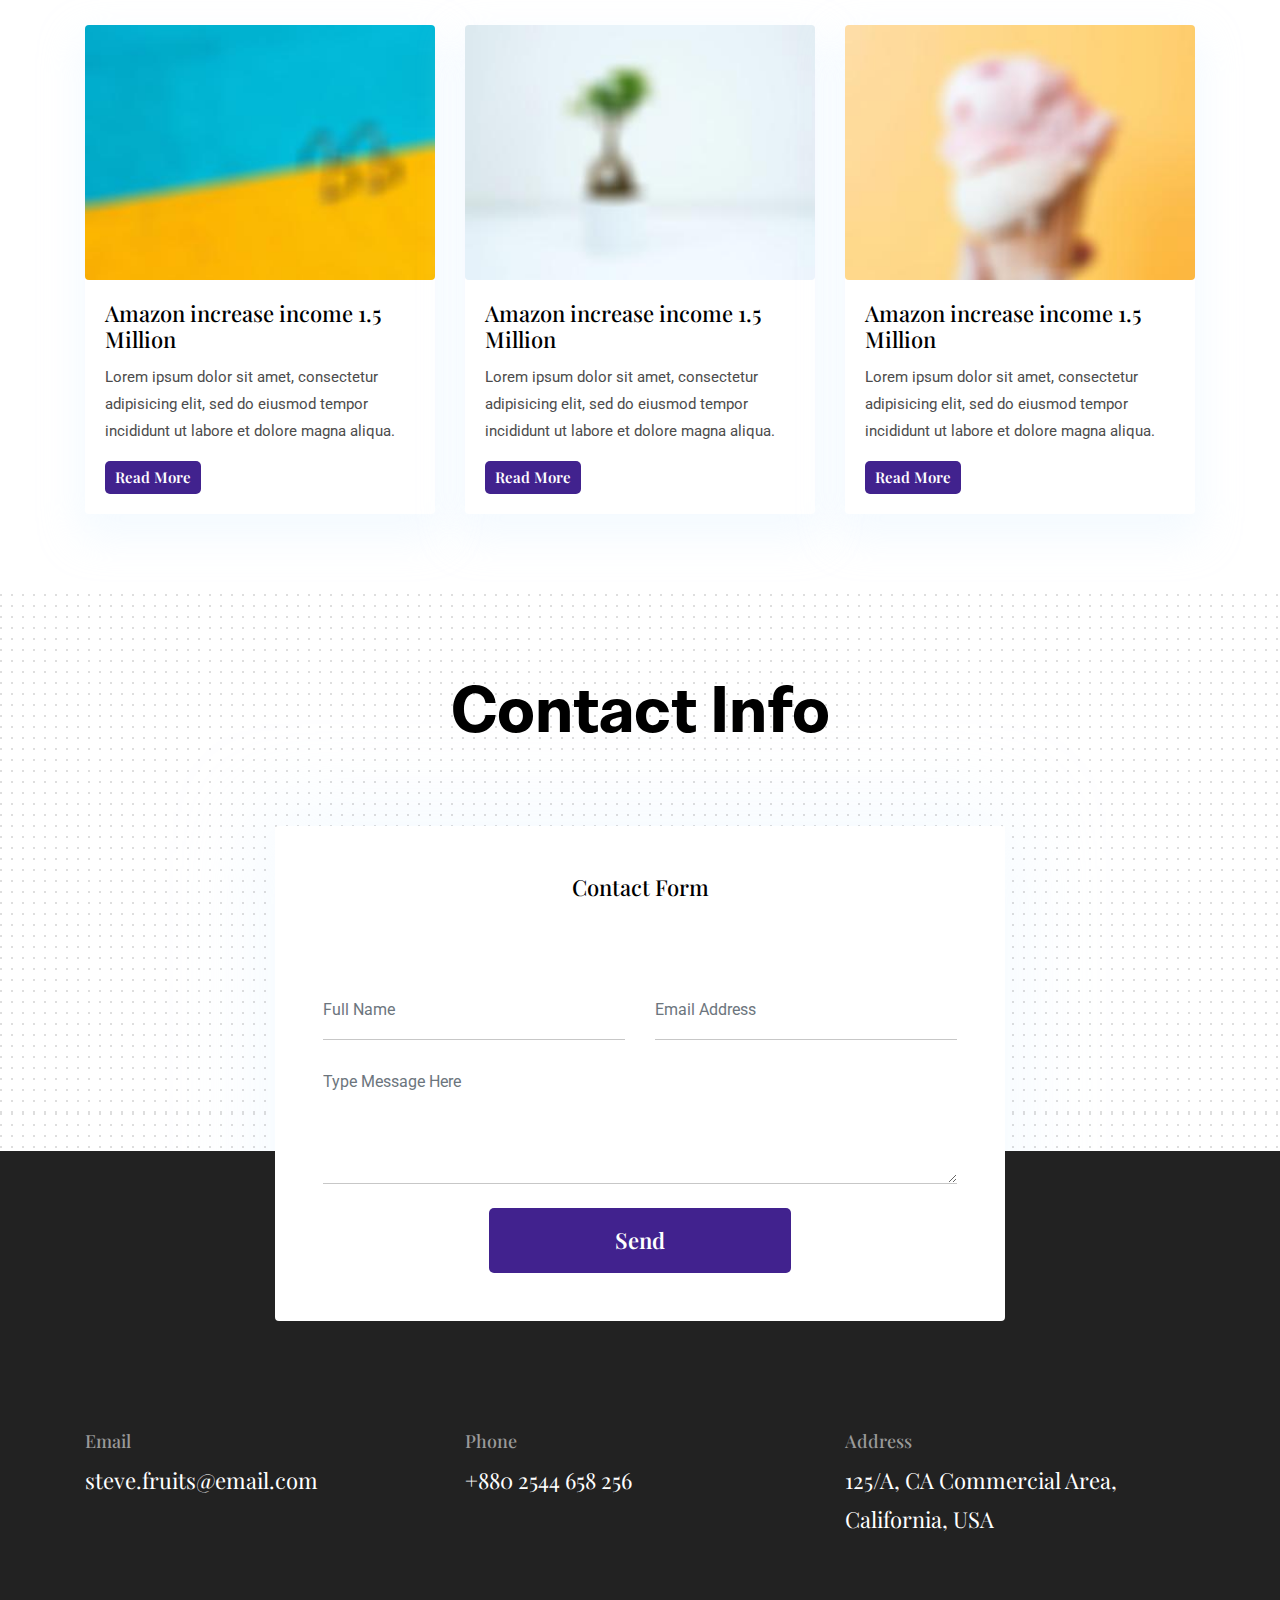
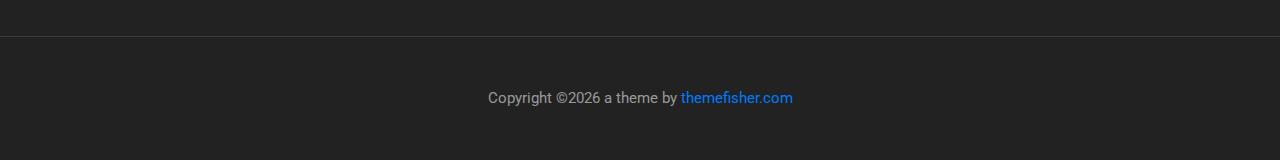
<file: blog-single.html>
<!DOCTYPE html>
<html lang="zxx">

<head>
  <meta charset="utf-8">
  <title>Kross | Portfolio Template</title>

  <!-- mobile responsive meta -->
  <meta name="viewport" content="width=device-width, initial-scale=1">
  <meta name="viewport" content="width=device-width, initial-scale=1, maximum-scale=1">
  
  <!-- ** Plugins Needed for the Project ** -->
  <!-- Bootstrap -->
  <link rel="stylesheet" href="plugins/bootstrap/bootstrap.min.css">
  <!-- slick slider -->
  <link rel="stylesheet" href="plugins/slick/slick.css">
  <!-- themefy-icon -->
  <link rel="stylesheet" href="plugins/themify-icons/themify-icons.css">

  <!-- Main Stylesheet -->
  <link href="css/style.css" rel="stylesheet">
  
  <!--Favicon-->
  <link rel="shortcut icon" href="images/favicon.ico" type="image/x-icon">
  <link rel="icon" href="images/favicon.ico" type="image/x-icon">

</head>

<body>
  

<header class="navigation fixed-top">
  <nav class="navbar navbar-expand-lg navbar-dark">
    <a class="navbar-brand font-tertiary h3" href="index.html"><img src="images/logo.png" alt="Myself"></a>
    <button class="navbar-toggler" type="button" data-toggle="collapse" data-target="#navigation"
      aria-controls="navigation" aria-expanded="false" aria-label="Toggle navigation">
      <span class="navbar-toggler-icon"></span>
    </button>

    <div class="collapse navbar-collapse text-center" id="navigation">
      <ul class="navbar-nav ml-auto">
        <li class="nav-item active">
          <a class="nav-link" href="index.html">Home</a>
        </li>
        <li class="nav-item">
          <a class="nav-link" href="about.html">about</a>
        </li>
        <li class="nav-item">
          <a class="nav-link" href="blog.html">Blog</a>
        </li>
        <li class="nav-item">
          <a class="nav-link" href="portfolio.html">Portfolio</a>
        </li>
        <li class="nav-item">
          <a class="nav-link" href="contact.html">Contact</a>
        </li>
      </ul>
    </div>
  </nav>
</header>

<!-- page title -->
<section class="page-title bg-primary position-relative">
  <div class="container">
    <div class="row">
      <div class="col-12 text-center">
        <h1 class="text-white font-tertiary">Blogs</h1>
      </div>
    </div>
  </div>
  <!-- background shapes -->
  <img src="images/illustrations/page-title.png" alt="illustrations" class="bg-shape-1 w-100">
  <img src="images/illustrations/leaf-pink-round.png" alt="illustrations" class="bg-shape-2">
  <img src="images/illustrations/dots-cyan.png" alt="illustrations" class="bg-shape-3">
  <img src="images/illustrations/leaf-orange.png" alt="illustrations" class="bg-shape-4">
  <img src="images/illustrations/leaf-yellow.png" alt="illustrations" class="bg-shape-5">
  <img src="images/illustrations/dots-group-cyan.png" alt="illustrations" class="bg-shape-6">
  <img src="images/illustrations/leaf-cyan-lg.png" alt="illustrations" class="bg-shape-7">
</section>
<!-- /page title -->

<section class="section">
  <div class="container">
    <div class="row">
      <div class="col-lg-12">
        <h3 class="font-tertiary mb-5">What should be the proper purpose of UI and UX design?</h3>
        <p class="font-secondary">Published on May 26, 2017 by <span class="text-primary">uixgeek</span
            class="text-primary"> on <span>UX design</span></p>
        <div class="content">
          <img src="images/blog/post-1.jpg" alt="post-thumb" class="img-fluid rounded float-left mr-5 mb-4">
          <strong>Lorem ipsum dolor sit amet, consectetur adipisicing elit, sed do eiusmod tempor incididunt ut labore
            et dolore magna aliqua. Ut enim ad minim veniam, quis nostrud exercitation ullamco laboris nisi ut aliquip
            ex ea commodo consequat. Duis aute irure dolor in reprehenderit in voluptate velit esse cillum dolore eu
            fugiat nulla pariatur. Excepteur sint occaecat cupidatat non proident, sunt in culpa qui officia deserunt
            mollit anim id est laborum.</strong>
          <p>Lorem ipsum dolor sit amet, consectetur adipisicing elit, sed do eiusmod tempor incididunt ut labore et
            dolore magna aliqua. Ut enim ad minim veniam, quis nostrud exercitation ullamco laboris nisi ut aliquip ex
            ea commodo consequat. Duis aute irure dolor in reprehenderit in voluptate velit esse cillum dolore eu fugiat
            nulla pariatur. Excepteur sint occaecat cupidatat non proident, sunt in culpa qui officia deserunt mollit
            anim id est laborum. Sed ut perspiciatis unde omnis iste natus error sit voluptatem accusantium doloremque
            laudantium, totam rem aperiam, eaque ipsa quae ab illo inventore veritatis et quasi architecto beatae vitae
            dicta sunt explicabo. Nemo enim ipsam voluptatem quia voluptas sit aspernatur aut odit aut fugit, sed quia
            consequuntur magni dolores eos qui ratione voluptatem sequi nesciunt. Neque porro quisquam est.</p>
          <p>Lorem ipsum dolor sit amet, consectetur adipisicing elit, sed do eiusmod tempor incididunt ut labore et
            dolore magna aliqua. Ut enim ad minim veniam, quis nostrud exercitation ullamco laboris nisi ut aliquip ex
            ea commodo consequat. Duis aute irure dolor in reprehenderit in voluptate velit esse cillum dolore eu fugiat
            nulla pariatur. Excepteur sint occaecat cupidatat non proident, sunt in culpa qui officia deserunt mollit
            anim id est laborum. Sed ut perspiciatis unde omnis iste natus error sit voluptatem accusantium doloremque
            laudantium, totam rem aperiam, eaque ipsa quae ab illo inventore veritatis et quasi architecto beatae vitae
            dicta sunt explicabo. Nemo enim ipsam voluptatem quia voluptas sit aspernatur aut odit aut fugit, sed quia
            consequuntur magni dolores eos qui ratione voluptatem sequi nesciunt. Neque porro quisquam est, qui dolorem
            ipsum quia dolor sit amet, consectetur, adipisci velit, sed quia non numquam eius modi tempora incidunt ut
            labore et dolore magnam aliquam quaerat voluptatem.</p>
          <blockquote>Dolorem ipsum quia dolor sit amet, consectetur, adipisci velit, sed quia non numquam eius modi
            tempora incidunt ut labore et dolore magnam aliquam quaerat voluptatem.</blockquote>
          <p>Lorem ipsum dolor sit amet, consectetur adipisicing elit, sed do eiusmod tempor incididunt ut labore et
            dolore magna aliqua. Ut enim ad minim veniam, quis nostrud exercitation ullamco laboris nisi ut aliquip ex
            ea commodo consequat. Duis aute irure dolor in reprehenderit in voluptate velit esse cillum dolore eu fugiat
            nulla pariatur. Excepteur sint occaecat cupidatat non proident, sunt in culpa qui officia deserunt mollit
            anim id est laborum. Sed ut perspiciatis unde omnis iste natus error sit voluptatem accusantium doloremque
            laudantium, totam rem aperiam, eaque ipsa quae ab illo inventore veritatis et quasi architecto beatae vitae
            dicta sunt explicabo. Nemo enim ipsam voluptatem quia voluptas sit aspernatur aut odit aut fugit, sed quia
            consequuntur magni dolores eos qui ratione voluptatem sequi nesciunt. Neque porro quisquam est, qui dolorem
            ipsum quia dolor sit amet, consectetur, adipisci velit, sed quia non numquam eius modi tempora incidunt ut
            labore et dolore magnam aliquam quaerat voluptatem.</p>
        </div>
      </div>
    </div>
  </div>
</section>

<section>
  <div class="container">
    <div class="row">
      <div class="col-lg-12">
        <h4 class="font-weight-bold mb-3">Comments 03</h4>
        <div class="bg-gray p-5 mb-4">
          <div class="media border-bottom py-4">
            <img src="images/user-1.jpg" class="img-fluid align-self-start rounded-circle mr-3" alt="">
            <div class="media-body">
              <h5 class="mt-0">Carole Marvin.</h5>
              <p>15 january 2015 At 10:30 pm</p>
              <p>Ne erat velit invidunt his. Eum in dicta veniam interesset, harum fuisset te nam ea cu lupta
                definitionem.</p>
              <a href="#" class="btn btn-transparent btn-sm pl-0">Reply</a>
              <div class="media my-5">
                <img src="images/user-2.jpg" class="img-fluid align-self-start rounded-circle mr-3" alt="">
                <div class="media-body">
                  <h5 class="mt-0">Jaquan Rolfson.</h5>
                  <p>15 january 2015 At 10:30 pm</p>
                  <p>Ne erat velit invidunt his. Eum in dicta veniam interesset, harum fuisset te nam ea cu lupta
                    definitionem.</p>
                  <a href="#" class="btn btn-transparent btn-sm pl-0">Reply</a>
                </div>
              </div>
            </div>
          </div>
          <div class="media py-4">
            <img src="images/user-3.jpg" class="img-fluid align-self-start rounded-circle mr-3" alt="">
            <div class="media-body">
              <h5 class="mt-0">Bruce Bernier.</h5>
              <p>15 january 2015 At 10:30 pm</p>
              <p>Ne erat velit invidunt his. Eum in dicta veniam interesset, harum fuisset te nam ea cu lupta
                definitionem.</p>
              <a href="#" class="btn btn-transparent btn-sm pl-0">Reply</a>
            </div>
          </div>
        </div>
        <h4 class="font-weight-bold mb-3 border-bottom pb-3">Leave a Comment</h4>
        <form action="#" class="row">
          <div class="col-md-6">
            <input type="text" class="form-control mb-3" placeholder="First Name" name="fname" id="fname">
            <input type="text" class="form-control mb-3" placeholder="Last Name" name="lname" id="lname">
            <input type="text" class="form-control mb-3" placeholder="Email *" name="mail" id="mail">
          </div>
          <div class="col-md-6">
            <textarea name="comment" id="comment" placeholder="Message" class="form-control mb-4"></textarea>
            <button type="submit" class="btn btn-primary w-100">Send Message</button>
          </div>
        </form>
      </div>
    </div>
  </div>
</section>

<!-- blog -->
<section class="section">
  <div class="container">
    <div class="row">
      <div class="col-12 text-center">
        <h2 class="section-title">Similar Stories</h2>
      </div>
      <div class="col-lg-4 col-sm-6 mb-4 mb-lg-0">
        <article class="card shadow">
          <img class="rounded card-img-top" src="images/blog/post-3.jpg" alt="post-thumb">
          <div class="card-body">
            <h4 class="card-title"><a class="text-dark" href="blog-single.html">Amazon increase income 1.5 Million</a>
            </h4>
            <p class="cars-text">Lorem ipsum dolor sit amet, consectetur adipisicing elit, sed do eiusmod tempor
              incididunt ut labore et
              dolore magna aliqua.</p>
            <a href="blog-single.html" class="btn btn-xs btn-primary">Read More</a>
          </div>
        </article>
      </div>
      <div class="col-lg-4 col-sm-6 mb-4 mb-lg-0">
        <article class="card shadow">
          <img class="rounded card-img-top" src="images/blog/post-4.jpg" alt="post-thumb">
          <div class="card-body">
            <h4 class="card-title"><a class="text-dark" href="blog-single.html">Amazon increase income 1.5 Million</a>
            </h4>
            <p class="cars-text">Lorem ipsum dolor sit amet, consectetur adipisicing elit, sed do eiusmod tempor
              incididunt ut labore et
              dolore magna aliqua.</p>
            <a href="blog-single.html" class="btn btn-xs btn-primary">Read More</a>
          </div>
        </article>
      </div>
      <div class="col-lg-4 col-sm-6 mb-4 mb-lg-0">
        <article class="card shadow">
          <img class="rounded card-img-top" src="images/blog/post-2.jpg" alt="post-thumb">
          <div class="card-body">
            <h4 class="card-title"><a class="text-dark" href="blog-single.html">Amazon increase income 1.5 Million</a>
            </h4>
            <p class="cars-text">Lorem ipsum dolor sit amet, consectetur adipisicing elit, sed do eiusmod tempor
              incididunt ut labore et
              dolore magna aliqua.</p>
            <a href="blog-single.html" class="btn btn-xs btn-primary">Read More</a>
          </div>
        </article>
      </div>
    </div>
  </div>
</section>
<!-- /blog -->

<!-- contact -->
<section class="section section-on-footer" data-background="images/backgrounds/bg-dots.png">
  <div class="container">
    <div class="row">
      <div class="col-12 text-center">
        <h2 class="section-title">Contact Info</h2>
      </div>
      <div class="col-lg-8 mx-auto">
        <div class="bg-white rounded text-center p-5 shadow-down">
          <h4 class="mb-80">Contact Form</h4>
          <form action="#" class="row">
            <div class="col-md-6">
              <input type="text" id="name" name="name" placeholder="Full Name" class="form-control px-0 mb-4">
            </div>
            <div class="col-md-6">
              <input type="email" id="email" name="email" placeholder="Email Address" class="form-control px-0 mb-4">
            </div>
            <div class="col-12">
              <textarea name="message" id="message" class="form-control px-0 mb-4"
                placeholder="Type Message Here"></textarea>
            </div>
            <div class="col-lg-6 col-10 mx-auto">
              <button class="btn btn-primary w-100">send</button>
            </div>
          </form>
        </div>
      </div>
    </div>
  </div>
</section>
<!-- /contact -->

<!-- footer -->
<footer class="bg-dark footer-section">
  <div class="section">
    <div class="container">
      <div class="row">
        <div class="col-md-4">
          <h5 class="text-light">Email</h5>
          <p class="text-white paragraph-lg font-secondary">steve.fruits@email.com</p>
        </div>
        <div class="col-md-4">
          <h5 class="text-light">Phone</h5>
          <p class="text-white paragraph-lg font-secondary">+880 2544 658 256</p>
        </div>
        <div class="col-md-4">
          <h5 class="text-light">Address</h5>
          <p class="text-white paragraph-lg font-secondary">125/A, CA Commercial Area, California, USA</p>
        </div>
      </div>
    </div>
  </div>
  <div class="border-top text-center border-dark py-5">
    <p class="mb-0 text-light">Copyright ©<script>
        var CurrentYear = new Date().getFullYear()
        document.write(CurrentYear)
      </script> a theme by <a href="https://themefisher.com">themefisher.com</a></p>
  </div>
</footer>
<!-- /footer -->

<!-- jQuery -->
<script src="plugins/jQuery/jquery.min.js"></script>
<!-- Bootstrap JS -->
<script src="plugins/bootstrap/bootstrap.min.js"></script>
<!-- slick slider -->
<script src="plugins/slick/slick.min.js"></script>
<!-- filter -->
<script src="plugins/shuffle/shuffle.min.js"></script>

<!-- Main Script -->
<script src="js/script.js"></script>

</body>
</html>
</file>
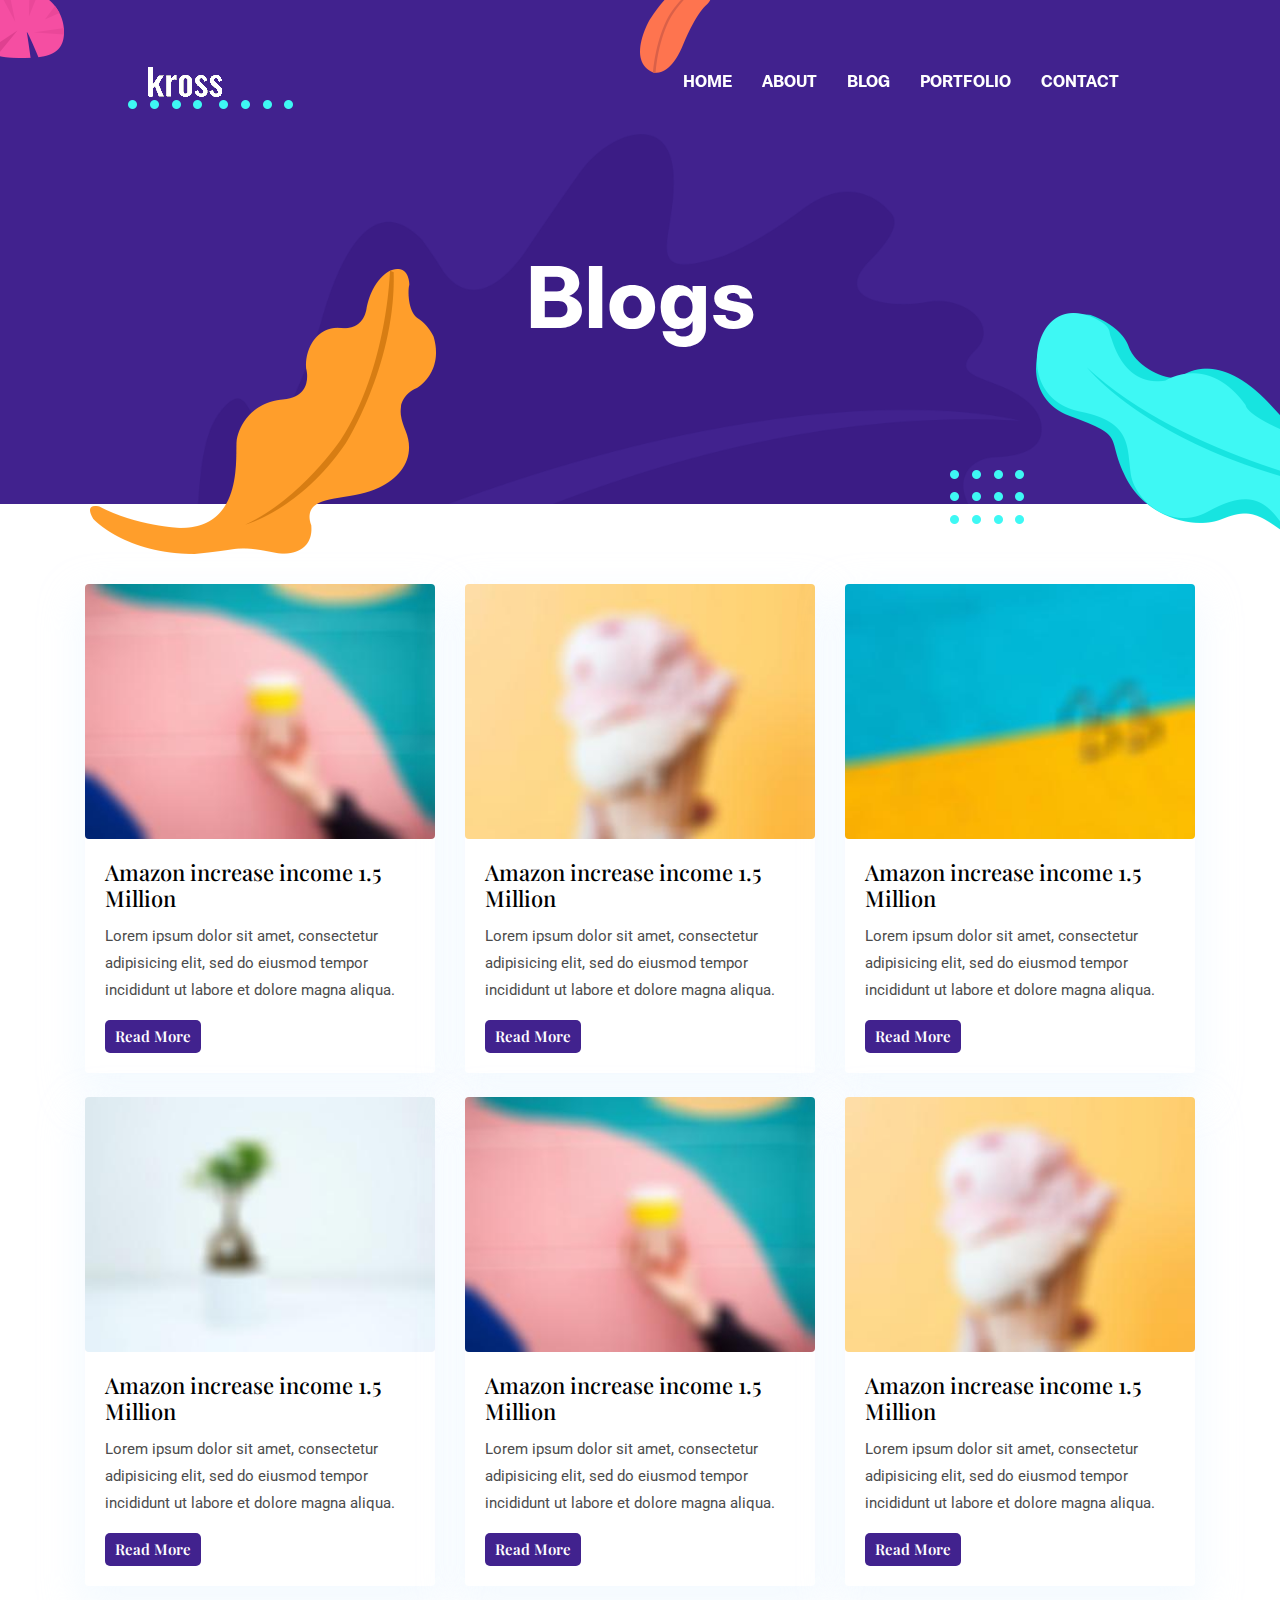
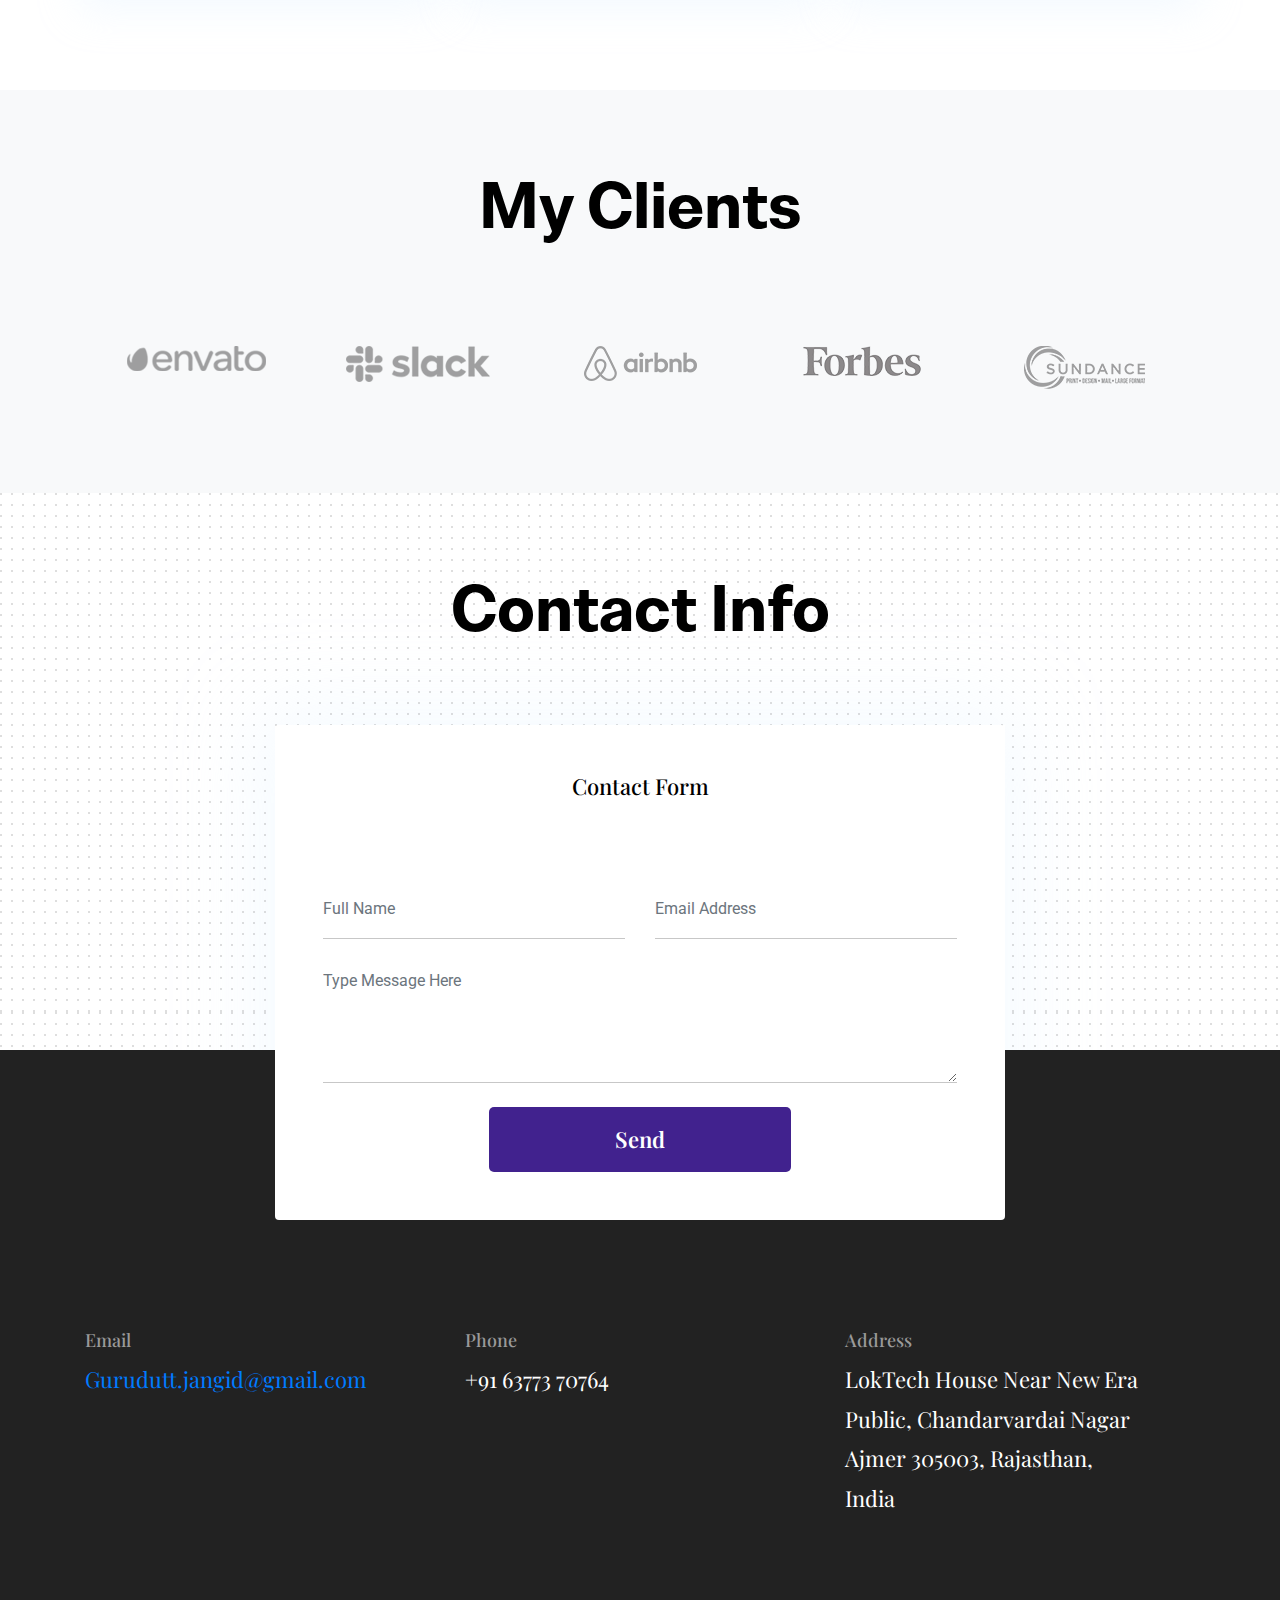
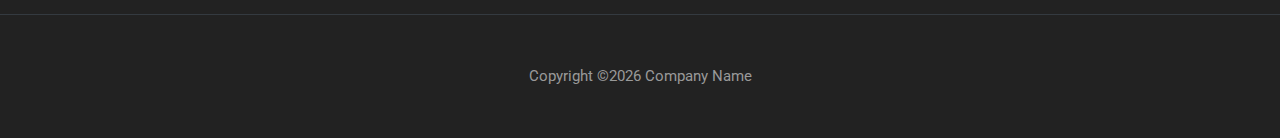
<file: blog.html>
<!DOCTYPE html>
<html lang="zxx">

<head>
  <meta charset="utf-8">
  <title>Kross | Portfolio Template</title>

  <!-- mobile responsive meta -->
  <meta name="viewport" content="width=device-width, initial-scale=1">
  <meta name="viewport" content="width=device-width, initial-scale=1, maximum-scale=1">
  
  <!-- ** Plugins Needed for the Project ** -->
  <!-- Bootstrap -->
  <link rel="stylesheet" href="plugins/bootstrap/bootstrap.min.css">
  <!-- slick slider -->
  <link rel="stylesheet" href="plugins/slick/slick.css">
  <!-- themefy-icon -->
  <link rel="stylesheet" href="plugins/themify-icons/themify-icons.css">

  <!-- Main Stylesheet -->
  <link href="css/style.css" rel="stylesheet">
  
  <!--Favicon-->
  <link rel="shortcut icon" href="images/favicon.ico" type="image/x-icon">
  <link rel="icon" href="images/favicon.ico" type="image/x-icon">

</head>

<body>
  

<header class="navigation fixed-top">
  <nav class="navbar navbar-expand-lg navbar-dark">
    <a class="navbar-brand font-tertiary h3" href="index.html"><img src="images/logo.png" alt="Myself"></a>
    <button class="navbar-toggler" type="button" data-toggle="collapse" data-target="#navigation"
      aria-controls="navigation" aria-expanded="false" aria-label="Toggle navigation">
      <span class="navbar-toggler-icon"></span>
    </button>

    <div class="collapse navbar-collapse text-center" id="navigation">
      <ul class="navbar-nav ml-auto">
        <li class="nav-item active">
          <a class="nav-link" href="index.html">Home</a>
        </li>
        <li class="nav-item">
          <a class="nav-link" href="about.html">about</a>
        </li>
        <li class="nav-item">
          <a class="nav-link" href="blog.html">Blog</a>
        </li>
        <li class="nav-item">
          <a class="nav-link" href="portfolio.html">Portfolio</a>
        </li>
        <li class="nav-item">
          <a class="nav-link" href="contact.html">Contact</a>
        </li>
      </ul>
    </div>
  </nav>
</header>

<!-- page title -->
<section class="page-title bg-primary position-relative">
  <div class="container">
    <div class="row">
      <div class="col-12 text-center">
        <h1 class="text-white font-tertiary">Blogs</h1>
      </div>
    </div>
  </div>
  <!-- background shapes -->
  <img src="images/illustrations/page-title.png" alt="illustrations" class="bg-shape-1 w-100">
  <img src="images/illustrations/leaf-pink-round.png" alt="illustrations" class="bg-shape-2">
  <img src="images/illustrations/dots-cyan.png" alt="illustrations" class="bg-shape-3">
  <img src="images/illustrations/leaf-orange.png" alt="illustrations" class="bg-shape-4">
  <img src="images/illustrations/leaf-yellow.png" alt="illustrations" class="bg-shape-5">
  <img src="images/illustrations/dots-group-cyan.png" alt="illustrations" class="bg-shape-6">
  <img src="images/illustrations/leaf-cyan-lg.png" alt="illustrations" class="bg-shape-7">
</section>
<!-- /page title -->

<!-- blog -->
<section class="section">
  <div class="container">
    <div class="row">
        <div class="col-lg-4 col-sm-6 mb-4">
          <article class="card shadow">
            <img class="rounded card-img-top" src="images/blog/post-5.jpg" alt="post-thumb">
            <div class="card-body">
              <h4 class="card-title"><a class="text-dark" href="blog-single.html">Amazon increase income 1.5 Million</a>
              </h4>
              <p class="cars-text">Lorem ipsum dolor sit amet, consectetur adipisicing elit, sed do eiusmod tempor
                incididunt ut labore et
                dolore magna aliqua.</p>
              <a href="blog-single.html" class="btn btn-xs btn-primary">Read More</a>
            </div>
          </article>
        </div>
      <div class="col-lg-4 col-sm-6 mb-4">
        <article class="card shadow">
          <img class="rounded card-img-top" src="images/blog/post-2.jpg" alt="post-thumb">
          <div class="card-body">
            <h4 class="card-title"><a class="text-dark" href="blog-single.html">Amazon increase income 1.5 Million</a>
            </h4>
            <p class="cars-text">Lorem ipsum dolor sit amet, consectetur adipisicing elit, sed do eiusmod tempor
              incididunt ut labore et
              dolore magna aliqua.</p>
            <a href="blog-single.html" class="btn btn-xs btn-primary">Read More</a>
          </div>
        </article>
      </div>
      <div class="col-lg-4 col-sm-6 mb-4">
        <article class="card shadow">
          <img class="rounded card-img-top" src="images/blog/post-3.jpg" alt="post-thumb">
          <div class="card-body">
            <h4 class="card-title"><a class="text-dark" href="blog-single.html">Amazon increase income 1.5 Million</a>
            </h4>
            <p class="cars-text">Lorem ipsum dolor sit amet, consectetur adipisicing elit, sed do eiusmod tempor
              incididunt ut labore et
              dolore magna aliqua.</p>
            <a href="blog-single.html" class="btn btn-xs btn-primary">Read More</a>
          </div>
        </article>
      </div>
      <div class="col-lg-4 col-sm-6 mb-4">
        <article class="card shadow">
          <img class="rounded card-img-top" src="images/blog/post-4.jpg" alt="post-thumb">
          <div class="card-body">
            <h4 class="card-title"><a class="text-dark" href="blog-single.html">Amazon increase income 1.5 Million</a>
            </h4>
            <p class="cars-text">Lorem ipsum dolor sit amet, consectetur adipisicing elit, sed do eiusmod tempor
              incididunt ut labore et
              dolore magna aliqua.</p>
            <a href="blog-single.html" class="btn btn-xs btn-primary">Read More</a>
          </div>
        </article>
      </div>
      <div class="col-lg-4 col-sm-6 mb-4">
        <article class="card shadow">
          <img class="rounded card-img-top" src="images/blog/post-5.jpg" alt="post-thumb">
          <div class="card-body">
            <h4 class="card-title"><a class="text-dark" href="blog-single.html">Amazon increase income 1.5 Million</a>
            </h4>
            <p class="cars-text">Lorem ipsum dolor sit amet, consectetur adipisicing elit, sed do eiusmod tempor
              incididunt ut labore et
              dolore magna aliqua.</p>
            <a href="blog-single.html" class="btn btn-xs btn-primary">Read More</a>
          </div>
        </article>
      </div>
      <div class="col-lg-4 col-sm-6 mb-4">
        <article class="card shadow">
          <img class="rounded card-img-top" src="images/blog/post-2.jpg" alt="post-thumb">
          <div class="card-body">
            <h4 class="card-title"><a class="text-dark" href="blog-single.html">Amazon increase income 1.5 Million</a>
            </h4>
            <p class="cars-text">Lorem ipsum dolor sit amet, consectetur adipisicing elit, sed do eiusmod tempor
              incididunt ut labore et
              dolore magna aliqua.</p>
            <a href="blog-single.html" class="btn btn-xs btn-primary">Read More</a>
          </div>
        </article>
      </div>
    </div>
  </div>
</section>
<!-- /blog -->

<!-- clients -->
<section class="section bg-light">
  <div class="container">
    <div class="row">
      <div class="col-12 text-center">
        <h2 class="section-title">My Clients</h2>
      </div>
    </div>
    <div class="row">
      <div class="col-12">
        <div class="client-logo-slider d-flex align-items-center">
          <a href="#" class="text-center d-block outline-0 p-4"><img class="d-unset img-fluid"
              src="images/clients-logo/client-logo-1.png" alt="client-logo"></a>
          <a href="#" class="text-center d-block outline-0 p-4"><img class="d-unset img-fluid"
              src="images/clients-logo/client-logo-2.png" alt="client-logo"></a>
          <a href="#" class="text-center d-block outline-0 p-4"><img class="d-unset img-fluid"
              src="images/clients-logo/client-logo-3.png" alt="client-logo"></a>
          <a href="#" class="text-center d-block outline-0 p-4"><img class="d-unset img-fluid"
              src="images/clients-logo/client-logo-4.png" alt="client-logo"></a>
          <a href="#" class="text-center d-block outline-0 p-4"><img class="d-unset img-fluid"
              src="images/clients-logo/client-logo-5.png" alt="client-logo"></a>
          <a href="#" class="text-center d-block outline-0 p-4"><img class="d-unset img-fluid"
              src="images/clients-logo/client-logo-1.png" alt="client-logo"></a>
          <a href="#" class="text-center d-block outline-0 p-4"><img class="d-unset img-fluid"
              src="images/clients-logo/client-logo-2.png" alt="client-logo"></a>
          <a href="#" class="text-center d-block outline-0 p-4"><img class="d-unset img-fluid"
              src="images/clients-logo/client-logo-3.png" alt="client-logo"></a>
          <a href="#" class="text-center d-block outline-0 p-4"><img class="d-unset img-fluid"
              src="images/clients-logo/client-logo-4.png" alt="client-logo"></a>
          <a href="#" class="text-center d-block outline-0 p-4"><img class="d-unset img-fluid"
              src="images/clients-logo/client-logo-5.png" alt="client-logo"></a>
        </div>
      </div>
    </div>
  </div>
</section>
<!-- /clients -->

<!-- contact -->
<section class="section section-on-footer" data-background="images/backgrounds/bg-dots.png">
  <div class="container">
    <div class="row">
      <div class="col-12 text-center">
        <h2 class="section-title">Contact Info</h2>
      </div>
      <div class="col-lg-8 mx-auto">
        <div class="bg-white rounded text-center p-5 shadow-down">
          <h4 class="mb-80">Contact Form</h4>
          <form action="#" class="row">
            <div class="col-md-6">
              <input type="text" id="name" name="name" placeholder="Full Name" class="form-control px-0 mb-4">
            </div>
            <div class="col-md-6">
              <input type="email" id="email" name="email" placeholder="Email Address" class="form-control px-0 mb-4">
            </div>
            <div class="col-12">
              <textarea name="message" id="message" class="form-control px-0 mb-4"
                placeholder="Type Message Here"></textarea>
            </div>
            <div class="col-lg-6 col-10 mx-auto">
              <button class="btn btn-primary w-100">send</button>
            </div>
          </form>
        </div>
      </div>
    </div>
  </div>
</section>
<!-- /contact -->

<!-- footer -->
<footer class="bg-dark footer-section">
  <div class="section">
    <div class="container">
      <div class="row">
        <div class="col-md-4">
          <h5 class="text-light">Email</h5>
          <p class="text-white paragraph-lg font-secondary"><a href="mailto:Gurudutt.jangid@gmail.com">Gurudutt.jangid@gmail.com</a></p></p>
        </div>
        <div class="col-md-4">
          <h5 class="text-light">Phone</h5>
          <p class="text-white paragraph-lg font-secondary">+91 63773 70764</p>
        </div>
        <div class="col-md-4">
          <h5 class="text-light">Address</h5>
          <p class="text-white paragraph-lg font-secondary">LokTech House Near New Era Public, Chandarvardai Nagar<br/> Ajmer 305003, Rajasthan, <br/>India</p>
        </div>
      </div>
    </div>
  </div>
  <div class="border-top text-center border-dark py-5">
    <p class="mb-0 text-light">Copyright ©<script>
        var CurrentYear = new Date().getFullYear()
        document.write(CurrentYear)
      </script> Company Name<a href="https://themefisher.com"></a></p>
  </div>
</footer>
<!-- /footer -->

<!-- jQuery -->
<script src="plugins/jQuery/jquery.min.js"></script>
<!-- Bootstrap JS -->
<script src="plugins/bootstrap/bootstrap.min.js"></script>
<!-- slick slider -->
<script src="plugins/slick/slick.min.js"></script>
<!-- filter -->
<script src="plugins/shuffle/shuffle.min.js"></script>

<!-- Main Script -->
<script src="js/script.js"></script>

</body>
</html>
</file>
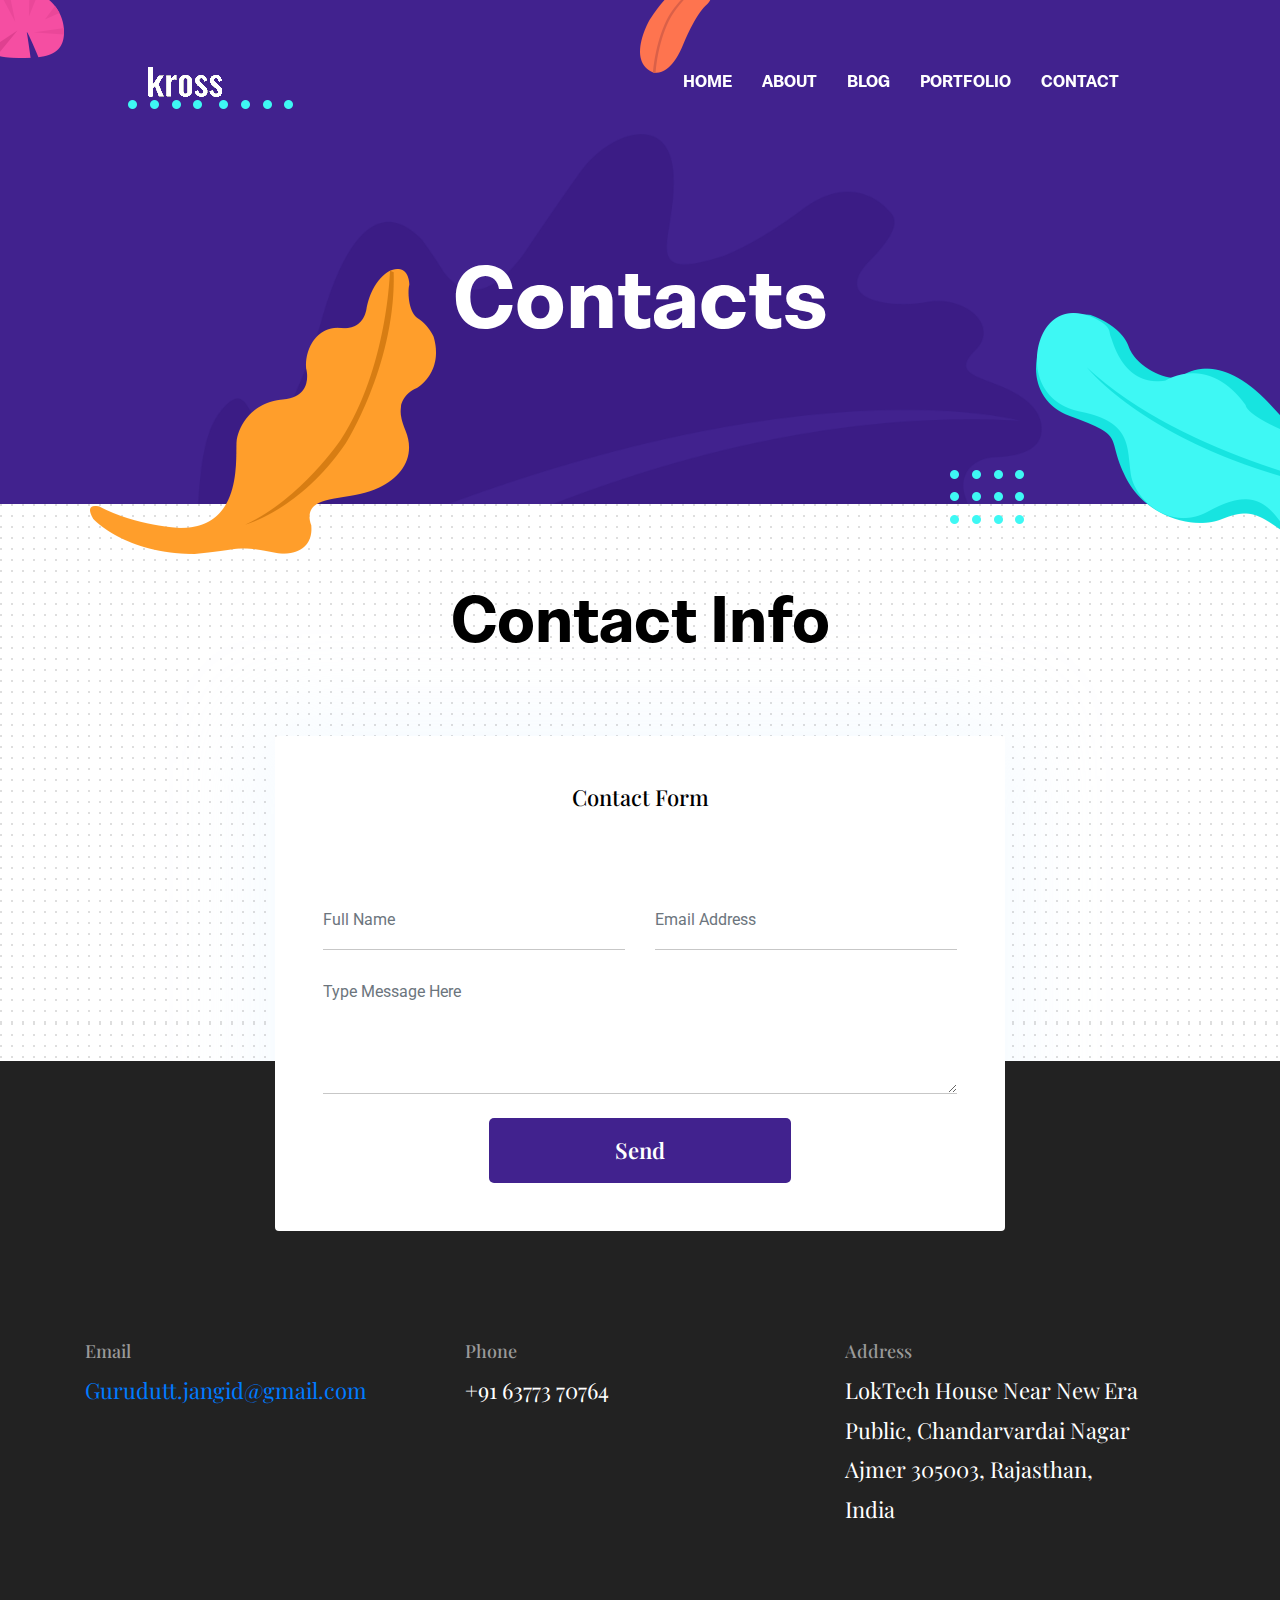
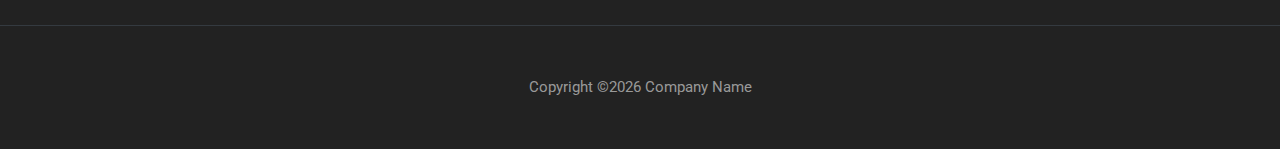
<file: contact.html>
<!DOCTYPE html>
<html lang="zxx">

<head>
  <meta charset="utf-8">
  <title>Kross | Portfolio Template</title>

  <!-- mobile responsive meta -->
  <meta name="viewport" content="width=device-width, initial-scale=1">
  <meta name="viewport" content="width=device-width, initial-scale=1, maximum-scale=1">
  
  <!-- ** Plugins Needed for the Project ** -->
  <!-- Bootstrap -->
  <link rel="stylesheet" href="plugins/bootstrap/bootstrap.min.css">
  <!-- slick slider -->
  <link rel="stylesheet" href="plugins/slick/slick.css">
  <!-- themefy-icon -->
  <link rel="stylesheet" href="plugins/themify-icons/themify-icons.css">

  <!-- Main Stylesheet -->
  <link href="css/style.css" rel="stylesheet">
  
  <!--Favicon-->
  <link rel="shortcut icon" href="images/favicon.ico" type="image/x-icon">
  <link rel="icon" href="images/favicon.ico" type="image/x-icon">

</head>

<body>
  

<header class="navigation fixed-top">
  <nav class="navbar navbar-expand-lg navbar-dark">
    <a class="navbar-brand font-tertiary h3" href="index.html"><img src="images/logo.png" alt="Myself"></a>
    <button class="navbar-toggler" type="button" data-toggle="collapse" data-target="#navigation"
      aria-controls="navigation" aria-expanded="false" aria-label="Toggle navigation">
      <span class="navbar-toggler-icon"></span>
    </button>

    <div class="collapse navbar-collapse text-center" id="navigation">
      <ul class="navbar-nav ml-auto">
        <li class="nav-item active">
          <a class="nav-link" href="index.html">Home</a>
        </li>
        <li class="nav-item">
          <a class="nav-link" href="about.html">about</a>
        </li>
        <li class="nav-item">
          <a class="nav-link" href="blog.html">Blog</a>
        </li>
        <li class="nav-item">
          <a class="nav-link" href="portfolio.html">Portfolio</a>
        </li>
        <li class="nav-item">
          <a class="nav-link" href="contact.html">Contact</a>
        </li>
      </ul>
    </div>
  </nav>
</header>

<!-- page title -->
<section class="page-title bg-primary position-relative">
  <div class="container">
    <div class="row">
      <div class="col-12 text-center">
        <h1 class="text-white font-tertiary">Contacts</h1>
      </div>
    </div>
  </div>
  <!-- background shapes -->
  <img src="images/illustrations/page-title.png" alt="illustrations" class="bg-shape-1 w-100">
  <img src="images/illustrations/leaf-pink-round.png" alt="illustrations" class="bg-shape-2">
  <img src="images/illustrations/dots-cyan.png" alt="illustrations" class="bg-shape-3">
  <img src="images/illustrations/leaf-orange.png" alt="illustrations" class="bg-shape-4">
  <img src="images/illustrations/leaf-yellow.png" alt="illustrations" class="bg-shape-5">
  <img src="images/illustrations/dots-group-cyan.png" alt="illustrations" class="bg-shape-6">
  <img src="images/illustrations/leaf-cyan-lg.png" alt="illustrations" class="bg-shape-7">
</section>
<!-- /page title -->

<!-- contact -->
<section class="section section-on-footer" data-background="images/backgrounds/bg-dots.png">
  <div class="container">
    <div class="row">
      <div class="col-12 text-center">
        <h2 class="section-title">Contact Info</h2>
      </div>
      <div class="col-lg-8 mx-auto">
        <div class="bg-white rounded text-center p-5 shadow-down">
          <h4 class="mb-80">Contact Form</h4>
          <form action="#" class="row">
            <div class="col-md-6">
              <input type="text" id="name" name="name" placeholder="Full Name" class="form-control px-0 mb-4">
            </div>
            <div class="col-md-6">
              <input type="email" id="email" name="email" placeholder="Email Address" class="form-control px-0 mb-4">
            </div>
            <div class="col-12">
              <textarea name="message" id="message" class="form-control px-0 mb-4"
                placeholder="Type Message Here"></textarea>
            </div>
            <div class="col-lg-6 col-10 mx-auto">
              <button class="btn btn-primary w-100">send</button>
            </div>
          </form>
        </div>
      </div>
    </div>
  </div>
</section>
<!-- /contact -->

<!-- footer -->
<footer class="bg-dark footer-section">
  <div class="section">
    <div class="container">
      <div class="row">
        <div class="col-md-4">
          <h5 class="text-light">Email</h5>
          <p class="text-white paragraph-lg font-secondary"><a href="mailto:Gurudutt.jangid@gmail.com">Gurudutt.jangid@gmail.com</a></p></p>
        </div>
        <div class="col-md-4">
          <h5 class="text-light">Phone</h5>
          <p class="text-white paragraph-lg font-secondary">+91 63773 70764</p>
        </div>
        <div class="col-md-4">
          <h5 class="text-light">Address</h5>
          <p class="text-white paragraph-lg font-secondary">LokTech House Near New Era Public, Chandarvardai Nagar<br/> Ajmer 305003, Rajasthan, <br/>India</p>
        </div>
      </div>
    </div>
  </div>
  <div class="border-top text-center border-dark py-5">
    <p class="mb-0 text-light">Copyright ©<script>
        var CurrentYear = new Date().getFullYear()
        document.write(CurrentYear)
      </script> Company Name<a href="https://themefisher.com"></a></p>
  </div>
</footer>
<!-- /footer -->

<!-- jQuery -->
<script src="plugins/jQuery/jquery.min.js"></script>
<!-- Bootstrap JS -->
<script src="plugins/bootstrap/bootstrap.min.js"></script>
<!-- slick slider -->
<script src="plugins/slick/slick.min.js"></script>
<!-- filter -->
<script src="plugins/shuffle/shuffle.min.js"></script>

<!-- Main Script -->
<script src="js/script.js"></script>

</body>
</html>
</file>
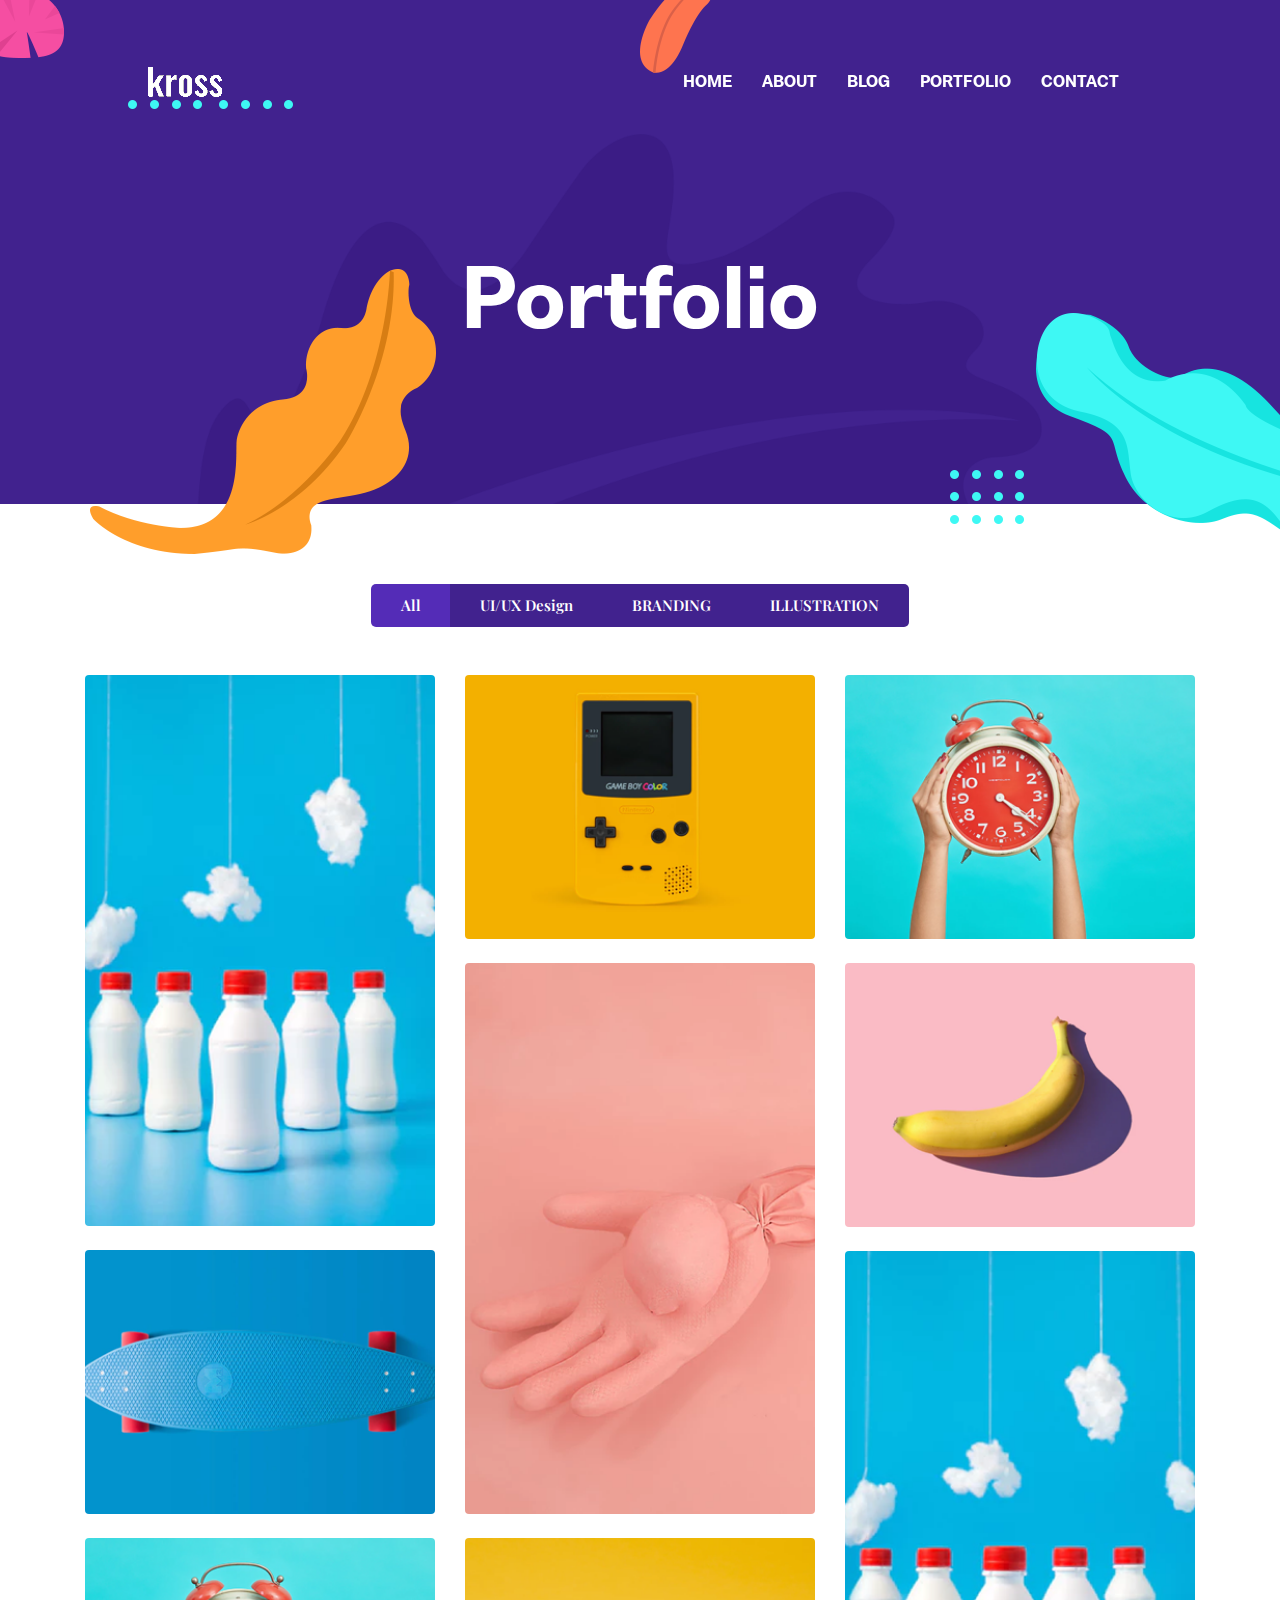
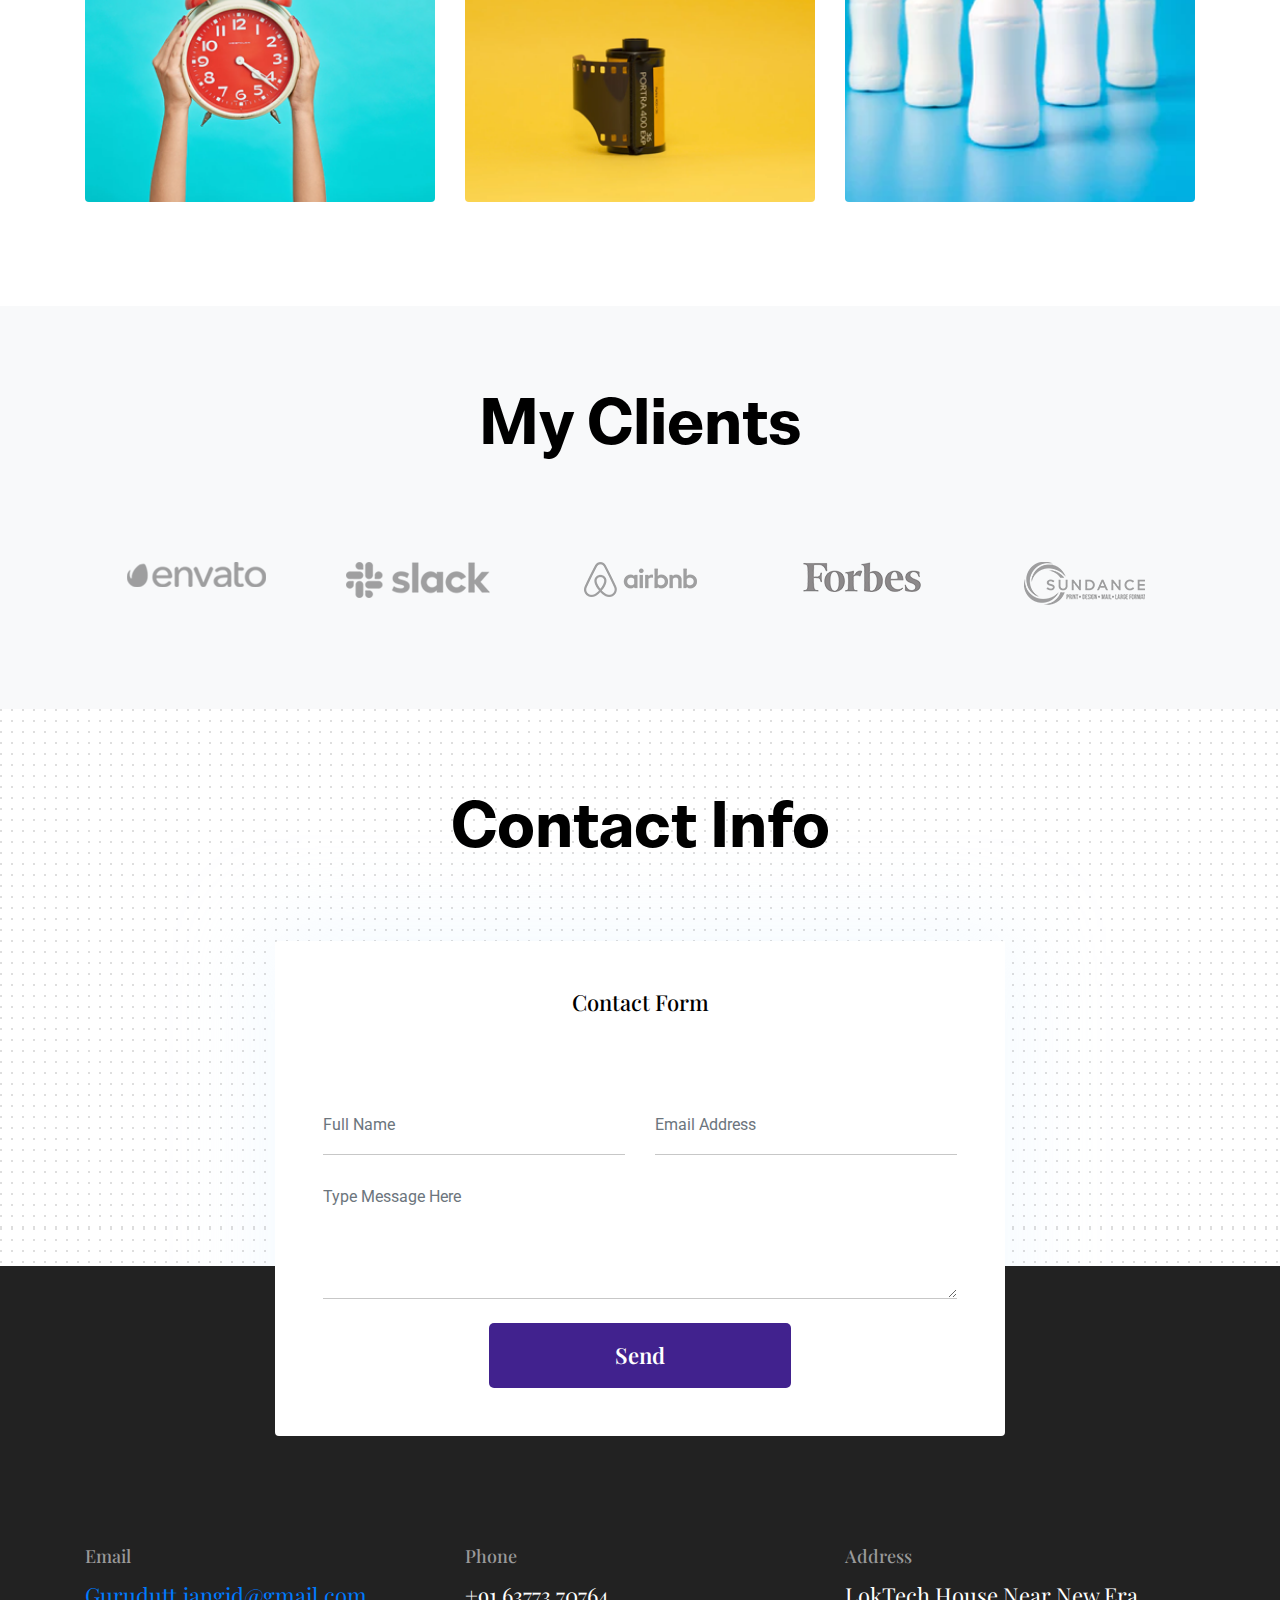
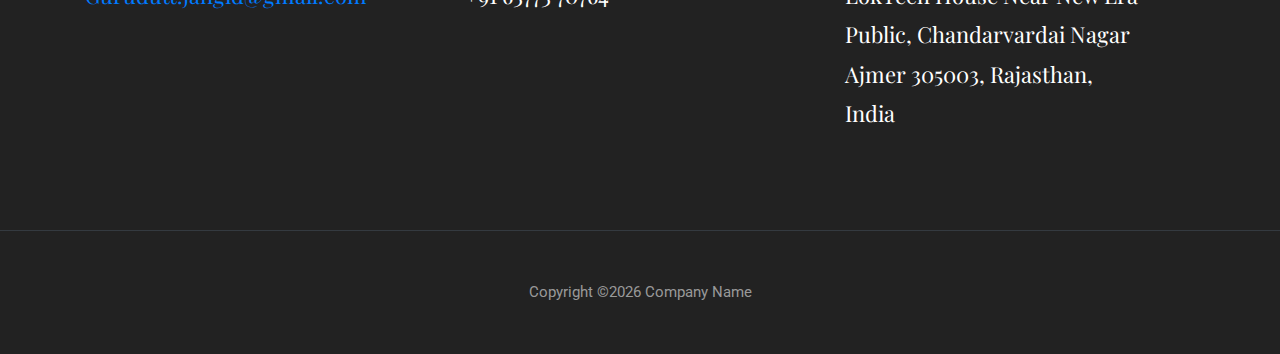
<file: portfolio.html>
<!DOCTYPE html>
<html lang="zxx">

<head>
  <meta charset="utf-8">
  <title>Kross | Portfolio Template</title>

  <!-- mobile responsive meta -->
  <meta name="viewport" content="width=device-width, initial-scale=1">
  <meta name="viewport" content="width=device-width, initial-scale=1, maximum-scale=1">
  
  <!-- ** Plugins Needed for the Project ** -->
  <!-- Bootstrap -->
  <link rel="stylesheet" href="plugins/bootstrap/bootstrap.min.css">
  <!-- slick slider -->
  <link rel="stylesheet" href="plugins/slick/slick.css">
  <!-- themefy-icon -->
  <link rel="stylesheet" href="plugins/themify-icons/themify-icons.css">

  <!-- Main Stylesheet -->
  <link href="css/style.css" rel="stylesheet">
  
  <!--Favicon-->
  <link rel="shortcut icon" href="images/favicon.ico" type="image/x-icon">
  <link rel="icon" href="images/favicon.ico" type="image/x-icon">

</head>

<body>
  

<header class="navigation fixed-top">
  <nav class="navbar navbar-expand-lg navbar-dark">
    <a class="navbar-brand font-tertiary h3" href="index.html"><img src="images/logo.png" alt="Myself"></a>
    <button class="navbar-toggler" type="button" data-toggle="collapse" data-target="#navigation"
      aria-controls="navigation" aria-expanded="false" aria-label="Toggle navigation">
      <span class="navbar-toggler-icon"></span>
    </button>

    <div class="collapse navbar-collapse text-center" id="navigation">
      <ul class="navbar-nav ml-auto">
        <li class="nav-item active">
          <a class="nav-link" href="index.html">Home</a>
        </li>
        <li class="nav-item">
          <a class="nav-link" href="about.html">about</a>
        </li>
        <li class="nav-item">
          <a class="nav-link" href="blog.html">Blog</a>
        </li>
        <li class="nav-item">
          <a class="nav-link" href="portfolio.html">Portfolio</a>
        </li>
        <li class="nav-item">
          <a class="nav-link" href="contact.html">Contact</a>
        </li>
      </ul>
    </div>
  </nav>
</header>

<!-- page title -->
<section class="page-title bg-primary position-relative">
  <div class="container">
    <div class="row">
      <div class="col-12 text-center">
        <h1 class="text-white font-tertiary">Portfolio</h1>
      </div>
    </div>
  </div>
  <!-- background shapes -->
  <img src="images/illustrations/page-title.png" alt="illustrations" class="bg-shape-1 w-100">
  <img src="images/illustrations/leaf-pink-round.png" alt="illustrations" class="bg-shape-2">
  <img src="images/illustrations/dots-cyan.png" alt="illustrations" class="bg-shape-3">
  <img src="images/illustrations/leaf-orange.png" alt="illustrations" class="bg-shape-4">
  <img src="images/illustrations/leaf-yellow.png" alt="illustrations" class="bg-shape-5">
  <img src="images/illustrations/dots-group-cyan.png" alt="illustrations" class="bg-shape-6">
  <img src="images/illustrations/leaf-cyan-lg.png" alt="illustrations" class="bg-shape-7">
</section>
<!-- /page title -->

<!-- portfolio -->
<section class="section">
  <div class="container">
    <div class="row mb-5">
      <div class="col-12">
        <div class="btn-group btn-group-toggle justify-content-center d-flex" data-toggle="buttons">
          <label class="btn btn-sm btn-primary active">
            <input type="radio" name="shuffle-filter" value="all" checked="checked" />All
          </label>
          <label class="btn btn-sm btn-primary">
            <input type="radio" name="shuffle-filter" value="design" />UI/UX Design
          </label>
          <label class="btn btn-sm btn-primary">
            <input type="radio" name="shuffle-filter" value="branding" />BRANDING
          </label>
          <label class="btn btn-sm btn-primary">
            <input type="radio" name="shuffle-filter" value="illustration" />ILLUSTRATION
          </label>
        </div>
      </div>
    </div>
    <div class="row shuffle-wrapper">
      <div class="col-lg-4 col-6 mb-4 shuffle-item" data-groups="[&quot;design&quot;,&quot;illustration&quot;]">
        <div class="position-relative rounded hover-wrapper">
          <img src="images/portfolio/item-1.png" alt="portfolio-image" class="img-fluid rounded w-100 d-block">
          <div class="hover-overlay">
            <div class="hover-content">
              <a class="btn btn-light btn-sm" href="project-single.html">view project</a>
            </div>
          </div>
        </div>
      </div>
      <div class="col-lg-4 col-6 mb-4 shuffle-item" data-groups="[&quot;branding&quot;]">
        <div class="position-relative rounded hover-wrapper">
          <img src="images/portfolio/item-2.png" alt="portfolio-image" class="img-fluid rounded w-100 d-block">
          <div class="hover-overlay">
            <div class="hover-content">
              <a class="btn btn-light btn-sm" href="project-single.html">view project</a>
            </div>
          </div>
        </div>
      </div>
      <div class="col-lg-4 col-6 mb-4 shuffle-item" data-groups="[&quot;illustration&quot;]">
        <div class="position-relative rounded hover-wrapper">
          <img src="images/portfolio/item-3.png" alt="portfolio-image" class="img-fluid rounded w-100 d-block">
          <div class="hover-overlay">
            <div class="hover-content">
              <a class="btn btn-light btn-sm" href="project-single.html">view project</a>
            </div>
          </div>
        </div>
      </div>
      <div class="col-lg-4 col-6 mb-4 shuffle-item" data-groups="[&quot;design&quot;,&quot;branding&quot;]">
        <div class="position-relative rounded hover-wrapper">
          <img src="images/portfolio/item-6.png" alt="portfolio-image" class="img-fluid rounded w-100 d-block">
          <div class="hover-overlay">
            <div class="hover-content">
              <a class="btn btn-light btn-sm" href="project-single.html">view project</a>
            </div>
          </div>
        </div>
      </div>
      <div class="col-lg-4 col-6 mb-4 shuffle-item" data-groups="[&quot;illustration&quot;]">
        <div class="position-relative rounded hover-wrapper">
          <img src="images/portfolio/item-8.png" alt="portfolio-image" class="img-fluid rounded w-100 d-block">
          <div class="hover-overlay">
            <div class="hover-content">
              <a class="btn btn-light btn-sm" href="project-single.html">view project</a>
            </div>
          </div>
        </div>
      </div>
      <div class="col-lg-4 col-6 mb-4 shuffle-item" data-groups="[&quot;design&quot;]">
        <div class="position-relative rounded hover-wrapper">
          <img src="images/portfolio/item-5.png" alt="portfolio-image" class="img-fluid rounded w-100 d-block">
          <div class="hover-overlay">
            <div class="hover-content">
              <a class="btn btn-light btn-sm" href="project-single.html">view project</a>
            </div>
          </div>
        </div>
      </div>
      <div class="col-lg-4 col-6 mb-4 shuffle-item" data-groups="[&quot;branding&quot;]">
        <div class="position-relative rounded hover-wrapper">
          <img src="images/portfolio/item-1.png" alt="portfolio-image" class="img-fluid rounded w-100 d-block">
          <div class="hover-overlay">
            <div class="hover-content">
              <a class="btn btn-light btn-sm" href="project-single.html">view project</a>
            </div>
          </div>
        </div>
      </div>
      <div class="col-lg-4 col-6 mb-4 shuffle-item" data-groups="[&quot;design&quot;,&quot;illustration&quot;,&quot;branding&quot;]">
        <div class="position-relative rounded hover-wrapper">
          <img src="images/portfolio/item-3.png" alt="portfolio-image" class="img-fluid rounded w-100 d-block">
          <div class="hover-overlay">
            <div class="hover-content">
              <a class="btn btn-light btn-sm" href="project-single.html">view project</a>
            </div>
          </div>
        </div>
      </div>
      <div class="col-lg-4 col-6 mb-4 shuffle-item illustration" data-groups="[&quot;illustration&quot;]">
        <div class="position-relative rounded hover-wrapper">
          <img src="images/portfolio/item-7.png" alt="portfolio-image" class="img-fluid rounded w-100 d-block">
          <div class="hover-overlay">
            <div class="hover-content">
              <a class="btn btn-light btn-sm" href="project-single.html">view project</a>
            </div>
          </div>
        </div>
      </div>
    </div>
  </div>
</section>
<!-- /portfolio -->

<!-- clients -->
<section class="section bg-light">
  <div class="container">
    <div class="row">
      <div class="col-12 text-center">
        <h2 class="section-title">My Clients</h2>
      </div>
    </div>
    <div class="row">
      <div class="col-12">
        <div class="client-logo-slider d-flex align-items-center">
          <a href="#" class="text-center d-block outline-0 p-4"><img class="d-unset img-fluid"
              src="images/clients-logo/client-logo-1.png" alt="client-logo"></a>
          <a href="#" class="text-center d-block outline-0 p-4"><img class="d-unset img-fluid"
              src="images/clients-logo/client-logo-2.png" alt="client-logo"></a>
          <a href="#" class="text-center d-block outline-0 p-4"><img class="d-unset img-fluid"
              src="images/clients-logo/client-logo-3.png" alt="client-logo"></a>
          <a href="#" class="text-center d-block outline-0 p-4"><img class="d-unset img-fluid"
              src="images/clients-logo/client-logo-4.png" alt="client-logo"></a>
          <a href="#" class="text-center d-block outline-0 p-4"><img class="d-unset img-fluid"
              src="images/clients-logo/client-logo-5.png" alt="client-logo"></a>
          <a href="#" class="text-center d-block outline-0 p-4"><img class="d-unset img-fluid"
              src="images/clients-logo/client-logo-1.png" alt="client-logo"></a>
          <a href="#" class="text-center d-block outline-0 p-4"><img class="d-unset img-fluid"
              src="images/clients-logo/client-logo-2.png" alt="client-logo"></a>
          <a href="#" class="text-center d-block outline-0 p-4"><img class="d-unset img-fluid"
              src="images/clients-logo/client-logo-3.png" alt="client-logo"></a>
          <a href="#" class="text-center d-block outline-0 p-4"><img class="d-unset img-fluid"
              src="images/clients-logo/client-logo-4.png" alt="client-logo"></a>
          <a href="#" class="text-center d-block outline-0 p-4"><img class="d-unset img-fluid"
              src="images/clients-logo/client-logo-5.png" alt="client-logo"></a>
        </div>
      </div>
    </div>
  </div>
</section>
<!-- /clients -->

<!-- contact -->
<section class="section section-on-footer" data-background="images/backgrounds/bg-dots.png">
  <div class="container">
    <div class="row">
      <div class="col-12 text-center">
        <h2 class="section-title">Contact Info</h2>
      </div>
      <div class="col-lg-8 mx-auto">
        <div class="bg-white rounded text-center p-5 shadow-down">
          <h4 class="mb-80">Contact Form</h4>
          <form action="#" class="row">
            <div class="col-md-6">
              <input type="text" id="name" name="name" placeholder="Full Name" class="form-control px-0 mb-4">
            </div>
            <div class="col-md-6">
              <input type="email" id="email" name="email" placeholder="Email Address" class="form-control px-0 mb-4">
            </div>
            <div class="col-12">
              <textarea name="message" id="message" class="form-control px-0 mb-4"
                placeholder="Type Message Here"></textarea>
            </div>
            <div class="col-lg-6 col-10 mx-auto">
              <button class="btn btn-primary w-100">send</button>
            </div>
          </form>
        </div>
      </div>
    </div>
  </div>
</section>
<!-- /contact -->

<!-- footer -->
<footer class="bg-dark footer-section">
  <div class="section">
    <div class="container">
      <div class="row">
        <div class="col-md-4">
          <h5 class="text-light">Email</h5>
          <p class="text-white paragraph-lg font-secondary"><a href="mailto:Gurudutt.jangid@gmail.com">Gurudutt.jangid@gmail.com</a></p></p>
        </div>
        <div class="col-md-4">
          <h5 class="text-light">Phone</h5>
          <p class="text-white paragraph-lg font-secondary">+91 63773 70764</p>
        </div>
        <div class="col-md-4">
          <h5 class="text-light">Address</h5>
          <p class="text-white paragraph-lg font-secondary">LokTech House Near New Era Public, Chandarvardai Nagar<br/> Ajmer 305003, Rajasthan, <br/>India</p>
        </div>
      </div>
    </div>
  </div>
  <div class="border-top text-center border-dark py-5">
    <p class="mb-0 text-light">Copyright ©<script>
        var CurrentYear = new Date().getFullYear()
        document.write(CurrentYear)
      </script> Company Name<a href="https://themefisher.com"></a></p>
  </div>
</footer>
<!-- /footer -->

<!-- jQuery -->
<script src="plugins/jQuery/jquery.min.js"></script>
<!-- Bootstrap JS -->
<script src="plugins/bootstrap/bootstrap.min.js"></script>
<!-- slick slider -->
<script src="plugins/slick/slick.min.js"></script>
<!-- filter -->
<script src="plugins/shuffle/shuffle.min.js"></script>

<!-- Main Script -->
<script src="js/script.js"></script>

</body>
</html>
</file>
<file: plugins/themify-icons/themify-icons.css>
@font-face{font-family:themify;src:url(fonts/themify.eot?-fvbane);src:url(fonts/themify.eot?#iefix-fvbane) format('embedded-opentype'),url(fonts/themify.woff?-fvbane) format('woff'),url(fonts/themify.ttf?-fvbane) format('truetype'),url(fonts/themify.svg?-fvbane#themify) format('svg');font-weight:400;font-style:normal}[class*=" ti-"],[class^=ti-]{font-family:themify;speak:none;font-style:normal;font-weight:400;font-variant:normal;text-transform:none;line-height:1;-webkit-font-smoothing:antialiased;-moz-osx-font-smoothing:grayscale}.ti-wand:before{content:"\e600"}.ti-volume:before{content:"\e601"}.ti-user:before{content:"\e602"}.ti-unlock:before{content:"\e603"}.ti-unlink:before{content:"\e604"}.ti-trash:before{content:"\e605"}.ti-thought:before{content:"\e606"}.ti-target:before{content:"\e607"}.ti-tag:before{content:"\e608"}.ti-tablet:before{content:"\e609"}.ti-star:before{content:"\e60a"}.ti-spray:before{content:"\e60b"}.ti-signal:before{content:"\e60c"}.ti-shopping-cart:before{content:"\e60d"}.ti-shopping-cart-full:before{content:"\e60e"}.ti-settings:before{content:"\e60f"}.ti-search:before{content:"\e610"}.ti-zoom-in:before{content:"\e611"}.ti-zoom-out:before{content:"\e612"}.ti-cut:before{content:"\e613"}.ti-ruler:before{content:"\e614"}.ti-ruler-pencil:before{content:"\e615"}.ti-ruler-alt:before{content:"\e616"}.ti-bookmark:before{content:"\e617"}.ti-bookmark-alt:before{content:"\e618"}.ti-reload:before{content:"\e619"}.ti-plus:before{content:"\e61a"}.ti-pin:before{content:"\e61b"}.ti-pencil:before{content:"\e61c"}.ti-pencil-alt:before{content:"\e61d"}.ti-paint-roller:before{content:"\e61e"}.ti-paint-bucket:before{content:"\e61f"}.ti-na:before{content:"\e620"}.ti-mobile:before{content:"\e621"}.ti-minus:before{content:"\e622"}.ti-medall:before{content:"\e623"}.ti-medall-alt:before{content:"\e624"}.ti-marker:before{content:"\e625"}.ti-marker-alt:before{content:"\e626"}.ti-arrow-up:before{content:"\e627"}.ti-arrow-right:before{content:"\e628"}.ti-arrow-left:before{content:"\e629"}.ti-arrow-down:before{content:"\e62a"}.ti-lock:before{content:"\e62b"}.ti-location-arrow:before{content:"\e62c"}.ti-link:before{content:"\e62d"}.ti-layout:before{content:"\e62e"}.ti-layers:before{content:"\e62f"}.ti-layers-alt:before{content:"\e630"}.ti-key:before{content:"\e631"}.ti-import:before{content:"\e632"}.ti-image:before{content:"\e633"}.ti-heart:before{content:"\e634"}.ti-heart-broken:before{content:"\e635"}.ti-hand-stop:before{content:"\e636"}.ti-hand-open:before{content:"\e637"}.ti-hand-drag:before{content:"\e638"}.ti-folder:before{content:"\e639"}.ti-flag:before{content:"\e63a"}.ti-flag-alt:before{content:"\e63b"}.ti-flag-alt-2:before{content:"\e63c"}.ti-eye:before{content:"\e63d"}.ti-export:before{content:"\e63e"}.ti-exchange-vertical:before{content:"\e63f"}.ti-desktop:before{content:"\e640"}.ti-cup:before{content:"\e641"}.ti-crown:before{content:"\e642"}.ti-comments:before{content:"\e643"}.ti-comment:before{content:"\e644"}.ti-comment-alt:before{content:"\e645"}.ti-close:before{content:"\e646"}.ti-clip:before{content:"\e647"}.ti-angle-up:before{content:"\e648"}.ti-angle-right:before{content:"\e649"}.ti-angle-left:before{content:"\e64a"}.ti-angle-down:before{content:"\e64b"}.ti-check:before{content:"\e64c"}.ti-check-box:before{content:"\e64d"}.ti-camera:before{content:"\e64e"}.ti-announcement:before{content:"\e64f"}.ti-brush:before{content:"\e650"}.ti-briefcase:before{content:"\e651"}.ti-bolt:before{content:"\e652"}.ti-bolt-alt:before{content:"\e653"}.ti-blackboard:before{content:"\e654"}.ti-bag:before{content:"\e655"}.ti-move:before{content:"\e656"}.ti-arrows-vertical:before{content:"\e657"}.ti-arrows-horizontal:before{content:"\e658"}.ti-fullscreen:before{content:"\e659"}.ti-arrow-top-right:before{content:"\e65a"}.ti-arrow-top-left:before{content:"\e65b"}.ti-arrow-circle-up:before{content:"\e65c"}.ti-arrow-circle-right:before{content:"\e65d"}.ti-arrow-circle-left:before{content:"\e65e"}.ti-arrow-circle-down:before{content:"\e65f"}.ti-angle-double-up:before{content:"\e660"}.ti-angle-double-right:before{content:"\e661"}.ti-angle-double-left:before{content:"\e662"}.ti-angle-double-down:before{content:"\e663"}.ti-zip:before{content:"\e664"}.ti-world:before{content:"\e665"}.ti-wheelchair:before{content:"\e666"}.ti-view-list:before{content:"\e667"}.ti-view-list-alt:before{content:"\e668"}.ti-view-grid:before{content:"\e669"}.ti-uppercase:before{content:"\e66a"}.ti-upload:before{content:"\e66b"}.ti-underline:before{content:"\e66c"}.ti-truck:before{content:"\e66d"}.ti-timer:before{content:"\e66e"}.ti-ticket:before{content:"\e66f"}.ti-thumb-up:before{content:"\e670"}.ti-thumb-down:before{content:"\e671"}.ti-text:before{content:"\e672"}.ti-stats-up:before{content:"\e673"}.ti-stats-down:before{content:"\e674"}.ti-split-v:before{content:"\e675"}.ti-split-h:before{content:"\e676"}.ti-smallcap:before{content:"\e677"}.ti-shine:before{content:"\e678"}.ti-shift-right:before{content:"\e679"}.ti-shift-left:before{content:"\e67a"}.ti-shield:before{content:"\e67b"}.ti-notepad:before{content:"\e67c"}.ti-server:before{content:"\e67d"}.ti-quote-right:before{content:"\e67e"}.ti-quote-left:before{content:"\e67f"}.ti-pulse:before{content:"\e680"}.ti-printer:before{content:"\e681"}.ti-power-off:before{content:"\e682"}.ti-plug:before{content:"\e683"}.ti-pie-chart:before{content:"\e684"}.ti-paragraph:before{content:"\e685"}.ti-panel:before{content:"\e686"}.ti-package:before{content:"\e687"}.ti-music:before{content:"\e688"}.ti-music-alt:before{content:"\e689"}.ti-mouse:before{content:"\e68a"}.ti-mouse-alt:before{content:"\e68b"}.ti-money:before{content:"\e68c"}.ti-microphone:before{content:"\e68d"}.ti-menu:before{content:"\e68e"}.ti-menu-alt:before{content:"\e68f"}.ti-map:before{content:"\e690"}.ti-map-alt:before{content:"\e691"}.ti-loop:before{content:"\e692"}.ti-location-pin:before{content:"\e693"}.ti-list:before{content:"\e694"}.ti-light-bulb:before{content:"\e695"}.ti-Italic:before{content:"\e696"}.ti-info:before{content:"\e697"}.ti-infinite:before{content:"\e698"}.ti-id-badge:before{content:"\e699"}.ti-hummer:before{content:"\e69a"}.ti-home:before{content:"\e69b"}.ti-help:before{content:"\e69c"}.ti-headphone:before{content:"\e69d"}.ti-harddrives:before{content:"\e69e"}.ti-harddrive:before{content:"\e69f"}.ti-gift:before{content:"\e6a0"}.ti-game:before{content:"\e6a1"}.ti-filter:before{content:"\e6a2"}.ti-files:before{content:"\e6a3"}.ti-file:before{content:"\e6a4"}.ti-eraser:before{content:"\e6a5"}.ti-envelope:before{content:"\e6a6"}.ti-download:before{content:"\e6a7"}.ti-direction:before{content:"\e6a8"}.ti-direction-alt:before{content:"\e6a9"}.ti-dashboard:before{content:"\e6aa"}.ti-control-stop:before{content:"\e6ab"}.ti-control-shuffle:before{content:"\e6ac"}.ti-control-play:before{content:"\e6ad"}.ti-control-pause:before{content:"\e6ae"}.ti-control-forward:before{content:"\e6af"}.ti-control-backward:before{content:"\e6b0"}.ti-cloud:before{content:"\e6b1"}.ti-cloud-up:before{content:"\e6b2"}.ti-cloud-down:before{content:"\e6b3"}.ti-clipboard:before{content:"\e6b4"}.ti-car:before{content:"\e6b5"}.ti-calendar:before{content:"\e6b6"}.ti-book:before{content:"\e6b7"}.ti-bell:before{content:"\e6b8"}.ti-basketball:before{content:"\e6b9"}.ti-bar-chart:before{content:"\e6ba"}.ti-bar-chart-alt:before{content:"\e6bb"}.ti-back-right:before{content:"\e6bc"}.ti-back-left:before{content:"\e6bd"}.ti-arrows-corner:before{content:"\e6be"}.ti-archive:before{content:"\e6bf"}.ti-anchor:before{content:"\e6c0"}.ti-align-right:before{content:"\e6c1"}.ti-align-left:before{content:"\e6c2"}.ti-align-justify:before{content:"\e6c3"}.ti-align-center:before{content:"\e6c4"}.ti-alert:before{content:"\e6c5"}.ti-alarm-clock:before{content:"\e6c6"}.ti-agenda:before{content:"\e6c7"}.ti-write:before{content:"\e6c8"}.ti-window:before{content:"\e6c9"}.ti-widgetized:before{content:"\e6ca"}.ti-widget:before{content:"\e6cb"}.ti-widget-alt:before{content:"\e6cc"}.ti-wallet:before{content:"\e6cd"}.ti-video-clapper:before{content:"\e6ce"}.ti-video-camera:before{content:"\e6cf"}.ti-vector:before{content:"\e6d0"}.ti-themify-logo:before{content:"\e6d1"}.ti-themify-favicon:before{content:"\e6d2"}.ti-themify-favicon-alt:before{content:"\e6d3"}.ti-support:before{content:"\e6d4"}.ti-stamp:before{content:"\e6d5"}.ti-split-v-alt:before{content:"\e6d6"}.ti-slice:before{content:"\e6d7"}.ti-shortcode:before{content:"\e6d8"}.ti-shift-right-alt:before{content:"\e6d9"}.ti-shift-left-alt:before{content:"\e6da"}.ti-ruler-alt-2:before{content:"\e6db"}.ti-receipt:before{content:"\e6dc"}.ti-pin2:before{content:"\e6dd"}.ti-pin-alt:before{content:"\e6de"}.ti-pencil-alt2:before{content:"\e6df"}.ti-palette:before{content:"\e6e0"}.ti-more:before{content:"\e6e1"}.ti-more-alt:before{content:"\e6e2"}.ti-microphone-alt:before{content:"\e6e3"}.ti-magnet:before{content:"\e6e4"}.ti-line-double:before{content:"\e6e5"}.ti-line-dotted:before{content:"\e6e6"}.ti-line-dashed:before{content:"\e6e7"}.ti-layout-width-full:before{content:"\e6e8"}.ti-layout-width-default:before{content:"\e6e9"}.ti-layout-width-default-alt:before{content:"\e6ea"}.ti-layout-tab:before{content:"\e6eb"}.ti-layout-tab-window:before{content:"\e6ec"}.ti-layout-tab-v:before{content:"\e6ed"}.ti-layout-tab-min:before{content:"\e6ee"}.ti-layout-slider:before{content:"\e6ef"}.ti-layout-slider-alt:before{content:"\e6f0"}.ti-layout-sidebar-right:before{content:"\e6f1"}.ti-layout-sidebar-none:before{content:"\e6f2"}.ti-layout-sidebar-left:before{content:"\e6f3"}.ti-layout-placeholder:before{content:"\e6f4"}.ti-layout-menu:before{content:"\e6f5"}.ti-layout-menu-v:before{content:"\e6f6"}.ti-layout-menu-separated:before{content:"\e6f7"}.ti-layout-menu-full:before{content:"\e6f8"}.ti-layout-media-right-alt:before{content:"\e6f9"}.ti-layout-media-right:before{content:"\e6fa"}.ti-layout-media-overlay:before{content:"\e6fb"}.ti-layout-media-overlay-alt:before{content:"\e6fc"}.ti-layout-media-overlay-alt-2:before{content:"\e6fd"}.ti-layout-media-left-alt:before{content:"\e6fe"}.ti-layout-media-left:before{content:"\e6ff"}.ti-layout-media-center-alt:before{content:"\e700"}.ti-layout-media-center:before{content:"\e701"}.ti-layout-list-thumb:before{content:"\e702"}.ti-layout-list-thumb-alt:before{content:"\e703"}.ti-layout-list-post:before{content:"\e704"}.ti-layout-list-large-image:before{content:"\e705"}.ti-layout-line-solid:before{content:"\e706"}.ti-layout-grid4:before{content:"\e707"}.ti-layout-grid3:before{content:"\e708"}.ti-layout-grid2:before{content:"\e709"}.ti-layout-grid2-thumb:before{content:"\e70a"}.ti-layout-cta-right:before{content:"\e70b"}.ti-layout-cta-left:before{content:"\e70c"}.ti-layout-cta-center:before{content:"\e70d"}.ti-layout-cta-btn-right:before{content:"\e70e"}.ti-layout-cta-btn-left:before{content:"\e70f"}.ti-layout-column4:before{content:"\e710"}.ti-layout-column3:before{content:"\e711"}.ti-layout-column2:before{content:"\e712"}.ti-layout-accordion-separated:before{content:"\e713"}.ti-layout-accordion-merged:before{content:"\e714"}.ti-layout-accordion-list:before{content:"\e715"}.ti-ink-pen:before{content:"\e716"}.ti-info-alt:before{content:"\e717"}.ti-help-alt:before{content:"\e718"}.ti-headphone-alt:before{content:"\e719"}.ti-hand-point-up:before{content:"\e71a"}.ti-hand-point-right:before{content:"\e71b"}.ti-hand-point-left:before{content:"\e71c"}.ti-hand-point-down:before{content:"\e71d"}.ti-gallery:before{content:"\e71e"}.ti-face-smile:before{content:"\e71f"}.ti-face-sad:before{content:"\e720"}.ti-credit-card:before{content:"\e721"}.ti-control-skip-forward:before{content:"\e722"}.ti-control-skip-backward:before{content:"\e723"}.ti-control-record:before{content:"\e724"}.ti-control-eject:before{content:"\e725"}.ti-comments-smiley:before{content:"\e726"}.ti-brush-alt:before{content:"\e727"}.ti-youtube:before{content:"\e728"}.ti-vimeo:before{content:"\e729"}.ti-twitter:before{content:"\e72a"}.ti-time:before{content:"\e72b"}.ti-tumblr:before{content:"\e72c"}.ti-skype:before{content:"\e72d"}.ti-share:before{content:"\e72e"}.ti-share-alt:before{content:"\e72f"}.ti-rocket:before{content:"\e730"}.ti-pinterest:before{content:"\e731"}.ti-new-window:before{content:"\e732"}.ti-microsoft:before{content:"\e733"}.ti-list-ol:before{content:"\e734"}.ti-linkedin:before{content:"\e735"}.ti-layout-sidebar-2:before{content:"\e736"}.ti-layout-grid4-alt:before{content:"\e737"}.ti-layout-grid3-alt:before{content:"\e738"}.ti-layout-grid2-alt:before{content:"\e739"}.ti-layout-column4-alt:before{content:"\e73a"}.ti-layout-column3-alt:before{content:"\e73b"}.ti-layout-column2-alt:before{content:"\e73c"}.ti-instagram:before{content:"\e73d"}.ti-google:before{content:"\e73e"}.ti-github:before{content:"\e73f"}.ti-flickr:before{content:"\e740"}.ti-facebook:before{content:"\e741"}.ti-dropbox:before{content:"\e742"}.ti-dribbble:before{content:"\e743"}.ti-apple:before{content:"\e744"}.ti-android:before{content:"\e745"}.ti-save:before{content:"\e746"}.ti-save-alt:before{content:"\e747"}.ti-yahoo:before{content:"\e748"}.ti-wordpress:before{content:"\e749"}.ti-vimeo-alt:before{content:"\e74a"}.ti-twitter-alt:before{content:"\e74b"}.ti-tumblr-alt:before{content:"\e74c"}.ti-trello:before{content:"\e74d"}.ti-stack-overflow:before{content:"\e74e"}.ti-soundcloud:before{content:"\e74f"}.ti-sharethis:before{content:"\e750"}.ti-sharethis-alt:before{content:"\e751"}.ti-reddit:before{content:"\e752"}.ti-pinterest-alt:before{content:"\e753"}.ti-microsoft-alt:before{content:"\e754"}.ti-linux:before{content:"\e755"}.ti-jsfiddle:before{content:"\e756"}.ti-joomla:before{content:"\e757"}.ti-html5:before{content:"\e758"}.ti-flickr-alt:before{content:"\e759"}.ti-email:before{content:"\e75a"}.ti-drupal:before{content:"\e75b"}.ti-dropbox-alt:before{content:"\e75c"}.ti-css3:before{content:"\e75d"}.ti-rss:before{content:"\e75e"}.ti-rss-alt:before{content:"\e75f"}
</file>
<file: css/style.css>
/*!------------------------------------------------------------------
[MAIN STYLESHEET]

PROJECT:	Project Name
VERSION:	Versoin Number
-------------------------------------------------------------------*/
/*------------------------------------------------------------------
[TABLE OF CONTENTS]
-------------------------------------------------------------------*/
/*  typography */
@import url("https://fonts.googleapis.com/css?family=Playfair+Display:400,700|Roboto:300,400,500,700");
@font-face {
  font-family: 'BwNistaInt-xBd';
  src: url("../plugins/fonts/BwNistaInt-xBd.woff") format("woff");
  font-style: normal;
  font-display: swap;
}

body {
  line-height: 1.2;
  font-family: "Roboto", sans-serif;
  -webkit-font-smoothing: antialiased;
  font-size: 15px;
  color: #4c4c4c;
}

p, .paragraph {
  font-weight: 400;
  color: #4c4c4c;
  font-size: 15px;
  line-height: 1.8;
  font-family: "Roboto", sans-serif;
}

p-lg, .paragraph-lg {
  font-size: 22px;
}

h1, h2, h3, h4, h5, h6 {
  color: #000;
  font-family: "Playfair Display", serif;
  line-height: 1.2;
}

h1, .h1 {
  font-size: 80px;
}

@media (max-width: 991px) {
  h1, .h1 {
    font-size: 65px;
  }
}

h2, .h2 {
  font-size: 60px;
}

@media (max-width: 991px) {
  h2, .h2 {
    font-size: 50px;
  }
}

h3, .h3 {
  font-size: 40px;
}

h4, .h4 {
  font-size: 22px;
}

h5, .h5 {
  font-size: 18px;
}

h6, .h6 {
  font-size: 14px;
}

/* Button style */
.btn {
  font-size: 22px;
  font-family: "Playfair Display", serif;
  text-transform: capitalize;
  padding: 16px 44px;
  border-radius: 5px;
  font-weight: 600;
  border: 0;
  position: relative;
  z-index: 1;
  transition: .2s ease;
}

.btn:focus {
  outline: 0;
  box-shadow: none !important;
}

.btn:active {
  box-shadow: none;
}

.btn-sm {
  font-size: 15px;
  padding: 10px 30px;
}

.btn-xs {
  padding: 5px 10px;
  font-size: 15px;
}

.btn-primary {
  background: #41228e;
  color: #fff;
}

.btn-primary:active {
  background: #542cb7 !important;
}

.btn-primary:hover {
  background: #542cb7;
}

.btn-primary.focus, .btn-primary.active {
  background: #542cb7 !important;
  box-shadow: none !important;
}

.btn-transparent {
  background: transparent;
  color: #41228e;
  font-weight: bold;
}

.btn-transparent:active, .btn-transparent:hover {
  color: #41228e;
}

body {
  background-color: #fff;
  overflow-x: hidden;
}

::-moz-selection {
  background: #542cb7;
  color: #fff;
}

::selection {
  background: #542cb7;
  color: #fff;
}

/* preloader */
.preloader {
  position: fixed;
  top: 0;
  left: 0;
  right: 0;
  bottom: 0;
  background-color: #fff;
  z-index: 999;
  display: flex;
  align-items: center;
  justify-content: center;
}

ol,
ul {
  list-style-type: none;
  margin: 0px;
}

img {
  vertical-align: middle;
  border: 0;
}

a,
a:hover,
a:focus {
  text-decoration: none;
}

a,
button,
select {
  cursor: pointer;
  transition: .2s ease;
}

a:focus,
button:focus,
select:focus {
  outline: 0;
}

a.text-dark:hover {
  color: #41228e !important;
}

a:hover {
  color: #41228e;
}

.slick-slide {
  outline: 0;
}

.section {
  padding-top: 80px;
  padding-bottom: 80px;
}

.section-title {
  margin-bottom: 80px;
  font-family: "BwNistaInt-xBd";
}

.bg-cover {
  background-size: cover;
  background-position: center center;
  background-repeat: no-repeat;
}

/* overlay */
.overlay {
  position: relative;
}

.overlay::before {
  position: absolute;
  content: '';
  height: 100%;
  width: 100%;
  top: 0;
  left: 0;
  background: #000;
  opacity: .5;
}

.outline-0 {
  outline: 0 !important;
}

.d-unset {
  display: unset !important;
}

.bg-primary {
  background: #41228e !important;
}

.bg-gray {
  background: #eaeaea !important;
}

.text-primary {
  color: #41228e !important;
}

.text-color {
  color: #4c4c4c;
}

.text-dark {
  color: #000 !important;
}

.text-light {
  color: #999999 !important;
}

.mb-10 {
  margin-bottom: 10px !important;
}

.mb-20 {
  margin-bottom: 20px !important;
}

.mb-30 {
  margin-bottom: 30px !important;
}

.mb-40 {
  margin-bottom: 40px !important;
}

.mb-50 {
  margin-bottom: 50px !important;
}

.mb-60 {
  margin-bottom: 60px !important;
}

.mb-70 {
  margin-bottom: 70px !important;
}

.mb-80 {
  margin-bottom: 80px !important;
}

.mb-90 {
  margin-bottom: 90px !important;
}

.mb-100 {
  margin-bottom: 100px !important;
}

.zindex-1 {
  z-index: 1;
}

.rounded-lg {
  border-radius: 15px;
}

.overflow-hidden {
  overflow: hidden;
}

.font-secondary {
  font-family: "Playfair Display", serif !important;
}

.font-tertiary {
  font-family: "BwNistaInt-xBd" !important;
}

.shadow {
  box-shadow: 0px 18px 39.1px 6.9px rgba(224, 241, 255, 0.34) !important;
}

.bg-dark {
  background-color: #222222 !important;
}

/* icon */
.icon {
  font-size: 45px;
}

.icon-bg {
  height: 100px;
  width: 100px;
  line-height: 100px;
  text-align: center;
}

.icon-light {
  color: #c8d5ef;
}

/* /icon */
/* slick slider */
.slick-dots {
  text-align: center;
  padding-left: 0;
}

.slick-dots li {
  display: inline-block;
  margin: 2px;
}

.slick-dots li.slick-active button {
  background: #fff;
  width: 25px;
}

.slick-dots li button {
  height: 6px;
  width: 12px;
  background: rgba(255, 255, 255, 0.5);
  color: transparent;
  border-radius: 10px;
  overflow: hidden;
  transition: .2s ease;
  border: 0;
}

/* /slick slider */
/* form */
.form-control {
  border: 0;
  border-radius: 0;
  border-bottom: 1px solid #c7c7c7;
  height: 60px;
}

.form-control:focus {
  border-color: #41228e;
  outline: 0;
  box-shadow: none !important;
}

textarea.form-control {
  height: 120px;
}

/* /form */
/* card */
.card {
  border: 0;
}

.card-header {
  border: 0;
}

.card-footer {
  border: 0;
}

/* /card */
.navigation {
  padding: 40px 130px;
  transition: .3s ease;
}

.navigation.nav-bg {
  background-color: #41228e;
  padding: 15px 100px;
}

@media (max-width: 991px) {
  .navigation.nav-bg {
    padding: 15px 20px;
  }
}

@media (max-width: 991px) {
  .navigation {
    padding: 20px;
    background: #41228e;
  }
}

.navbar .nav-item .nav-link {
  font-family: "BwNistaInt-xBd";
  text-transform: uppercase;
  padding: 15px;
}

.navbar .nav-item.active {
  font-weight: bold;
}

.navbar-dark .navbar-nav .nav-link {
  color: #fff;
}

.hero-area {
  padding: 300px 0 200px;
  position: relative;
}

@media (max-width: 767px) {
  .hero-area {
    padding: 250px 0 150px;
    overflow: hidden;
  }
}

.hero-area h1 {
  position: relative;
  z-index: 2;
}

.layer {
  position: absolute;
  z-index: 1;
}

#l1 {
  bottom: 0;
  left: 0;
}

#l2 {
  top: 190px;
  left: -250px;
}

#l3 {
  top: 200px;
  left: 40%;
}

#l4 {
  top: 200px;
  right: 40%;
}

#l5 {
  top: 100px;
  right: -150px;
}

#l6 {
  bottom: -20px;
  left: 10%;
}

#l7 {
  bottom: 100px;
  left: 20%;
}

#l8 {
  bottom: 160px;
  right: 45%;
}

#l9 {
  bottom: 100px;
  right: -10px;
}

.layer-bg {
  position: absolute;
  bottom: 0;
  left: 0;
}

/* skills */
.progress-wrapper {
  height: 130px;
  overflow: hidden;
}

.wave {
  position: absolute;
  width: 100%;
  height: 100%;
}

.wave::before, .wave::after {
  content: "";
  position: absolute;
  width: 800px;
  height: 800px;
  bottom: 0;
  left: 50%;
  background-color: rgba(255, 255, 255, 0.4);
  border-radius: 45%;
  -webkit-transform: translateX(-50%) rotate(0);
          transform: translateX(-50%) rotate(0);
  -webkit-animation: rotate 6s linear infinite;
          animation: rotate 6s linear infinite;
  z-index: 10;
}

.wave::after {
  border-radius: 47%;
  background-color: rgba(255, 255, 255, 0.9);
  -webkit-transform: translateX(-50%) rotate(0);
          transform: translateX(-50%) rotate(0);
  -webkit-animation: rotate 10s linear -5s infinite;
          animation: rotate 10s linear -5s infinite;
  z-index: 20;
}

@-webkit-keyframes rotate {
  50% {
    -webkit-transform: translateX(-50%) rotate(180deg);
            transform: translateX(-50%) rotate(180deg);
  }
  100% {
    -webkit-transform: translateX(-50%) rotate(360deg);
            transform: translateX(-50%) rotate(360deg);
  }
}

@keyframes rotate {
  50% {
    -webkit-transform: translateX(-50%) rotate(180deg);
            transform: translateX(-50%) rotate(180deg);
  }
  100% {
    -webkit-transform: translateX(-50%) rotate(360deg);
            transform: translateX(-50%) rotate(360deg);
  }
}

/* /skills */
/* education */
.edu-bg-image {
  position: absolute;
  left: 0;
  top: -300px;
  z-index: -1;
}

/* /education */
/* service */
.hover-bg-primary {
  transition: .3s ease;
}

.hover-bg-primary:hover {
  background: #41228e;
}

.hover-bg-primary:hover * {
  color: #fff;
}

.active-bg-primary {
  transition: .3s ease;
  background: #41228e;
}

.active-bg-primary * {
  color: #fff;
}

.hover-shadow {
  transition: .2s ease;
}

.hover-shadow:hover {
  box-shadow: 0px 18px 40px 8px rgba(224, 241, 255, 0.54) !important;
}

/* /service */
/* portfolio */
.hover-wrapper {
  overflow: hidden;
}

.hover-wrapper img {
  transition: .3s ease;
  -webkit-transform: scale(1.1);
          transform: scale(1.1);
}

.hover-wrapper:hover img {
  -webkit-transform: scale(1);
          transform: scale(1);
}

.hover-wrapper:hover .hover-overlay {
  opacity: 1;
  visibility: visible;
}

.hover-overlay {
  position: absolute;
  height: 100%;
  width: 100%;
  border-radius: inherit;
  top: 0;
  left: 0;
  background: rgba(0, 0, 0, 0.3);
  opacity: 0;
  visibility: hidden;
  transition: .3s ease;
}

.hover-content {
  position: absolute;
  top: 50%;
  -webkit-transform: translateY(-50%);
          transform: translateY(-50%);
  left: 0;
  right: 0;
  text-align: center;
}

/* /portfolio */
/* testimonial */
.testimonial-content strong {
  color: #2bfdff;
  font-weight: normal;
}

.testimonial-bg-shapes .container {
  position: relative;
  z-index: 1;
}

.testimonial-bg-shapes .bg-map {
  position: absolute;
  left: 50%;
  top: 50%;
  -webkit-transform: translate(-50%, -50%);
          transform: translate(-50%, -50%);
}

.testimonial-bg-shapes .bg-shape-1 {
  position: absolute;
  left: 100px;
  top: -50px;
}

.testimonial-bg-shapes .bg-shape-2 {
  position: absolute;
  right: 150px;
  top: 50px;
}

.testimonial-bg-shapes .bg-shape-3 {
  position: absolute;
  right: 50px;
  top: 200px;
}

.testimonial-bg-shapes .bg-shape-4 {
  position: absolute;
  left: 100px;
  bottom: 200px;
}

.testimonial-bg-shapes .bg-shape-5 {
  position: absolute;
  right: 200px;
  bottom: -50px;
}

/* /testimonial */
/* footer */
.footer-section {
  padding-top: 200px;
}

.section-on-footer {
  margin-bottom: -250px;
}

.shadow-down {
  position: relative;
}

.shadow-down::before {
  position: absolute;
  content: "";
  box-shadow: 0px 0px 80.75px 14.25px rgba(224, 241, 255, 0.34);
  height: 100%;
  width: 100%;
  left: 0;
  top: 0;
  z-index: -1;
}

/* /footer */
.card-lg {
  flex-direction: row-reverse;
  align-items: center;
}

@media (max-width: 991px) {
  .card-lg {
    flex-direction: column;
  }
}

blockquote {
  display: inline-block;
  padding: 10px 20px;
  background: #eaeaea;
  border-left: 2px solid #41228e;
  font-style: italic;
  font-size: 22px;
}

.content * {
  margin-bottom: 20px;
}

.content strong {
  font-family: "Playfair Display", serif;
  font-size: 22px;
  font-weight: normal;
  color: #000;
  display: inherit;
  line-height: 1.5;
}

.page-title-alt {
  padding: 350px 0 70px;
}

.border-thick {
  border: 10px solid;
}

.drag-lg-top {
  margin-top: -230px;
}

@media (max-width: 991px) {
  .drag-lg-top {
    margin-top: 0;
  }
}

.page-title-alt .container {
  position: relative;
  z-index: 1;
}

.page-title-alt .bg-shape-1 {
  position: absolute;
  left: 0;
  top: 0;
  height: 100%;
}

.page-title-alt .bg-shape-2 {
  position: absolute;
  left: 70px;
  top: 100px;
}

.page-title-alt .bg-shape-3 {
  position: absolute;
  left: 30%;
  top: 50px;
  -webkit-transform: rotate(180deg);
          transform: rotate(180deg);
}

.page-title-alt .bg-shape-4 {
  position: absolute;
  left: 100px;
  bottom: 100px;
}

.page-title-alt .bg-shape-5 {
  position: absolute;
  left: 40%;
  bottom: -25px;
}

.page-title-alt .bg-shape-6 {
  position: absolute;
  bottom: 100px;
  right: -100px;
}

.page-title {
  padding: 250px 0 150px;
}

.page-title .container {
  position: relative;
  z-index: 1;
}

.page-title .bg-shape-1 {
  position: absolute;
  left: 0;
  bottom: 0;
  width: 100%;
}

.page-title .bg-shape-2 {
  position: absolute;
  left: -20px;
  top: -10px;
}

.page-title .bg-shape-3 {
  position: absolute;
  left: 10%;
  top: 100px;
}

.page-title .bg-shape-4 {
  position: absolute;
  left: 50%;
  top: -20px;
}

.page-title .bg-shape-5 {
  position: absolute;
  left: 90px;
  bottom: -50px;
  -webkit-transform: rotate(180deg);
          transform: rotate(180deg);
}

.page-title .bg-shape-6 {
  position: absolute;
  right: 20%;
  bottom: -20px;
}

.page-title .bg-shape-7 {
  position: absolute;
  right: -220px;
  bottom: -100px;
}

.filter-controls li {
  cursor: pointer;
}

.filter-controls li.active {
  font-weight: bold;
}

/*# sourceMappingURL=maps/style.css.map */
</file>
